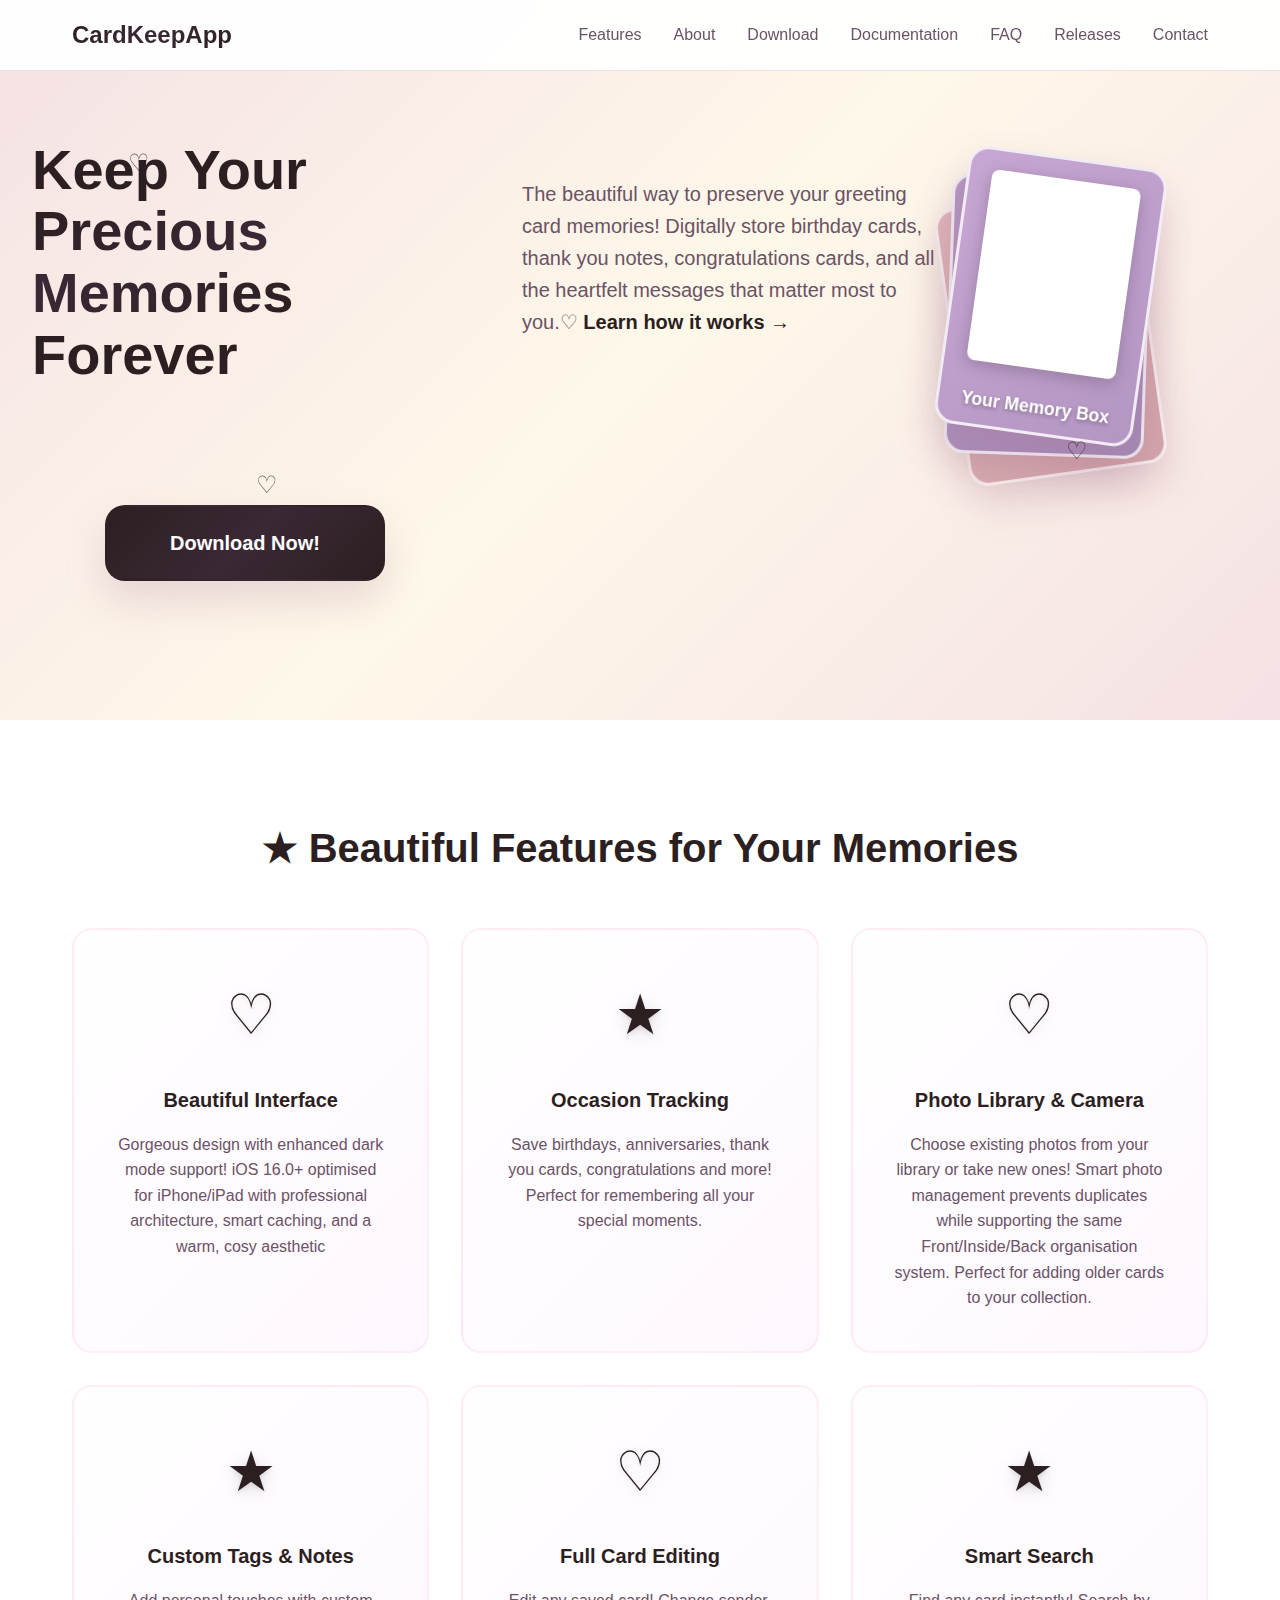
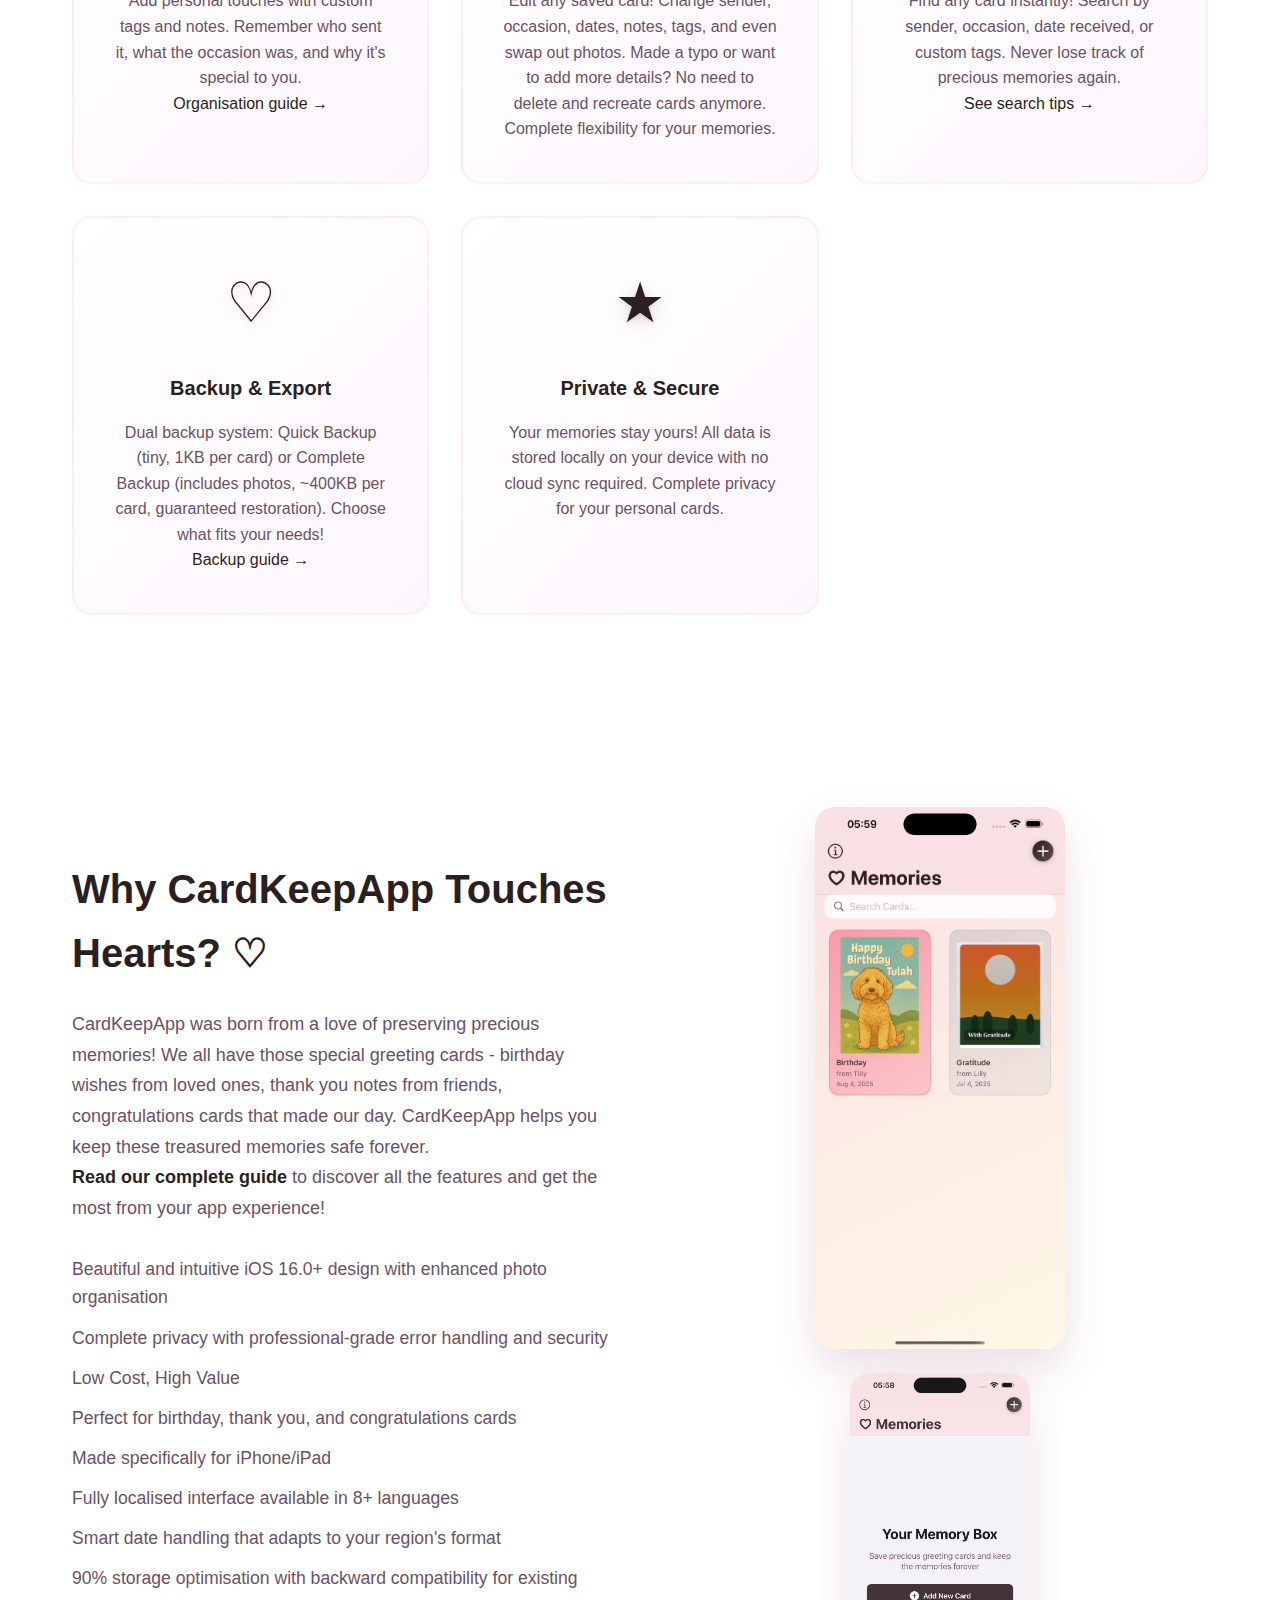
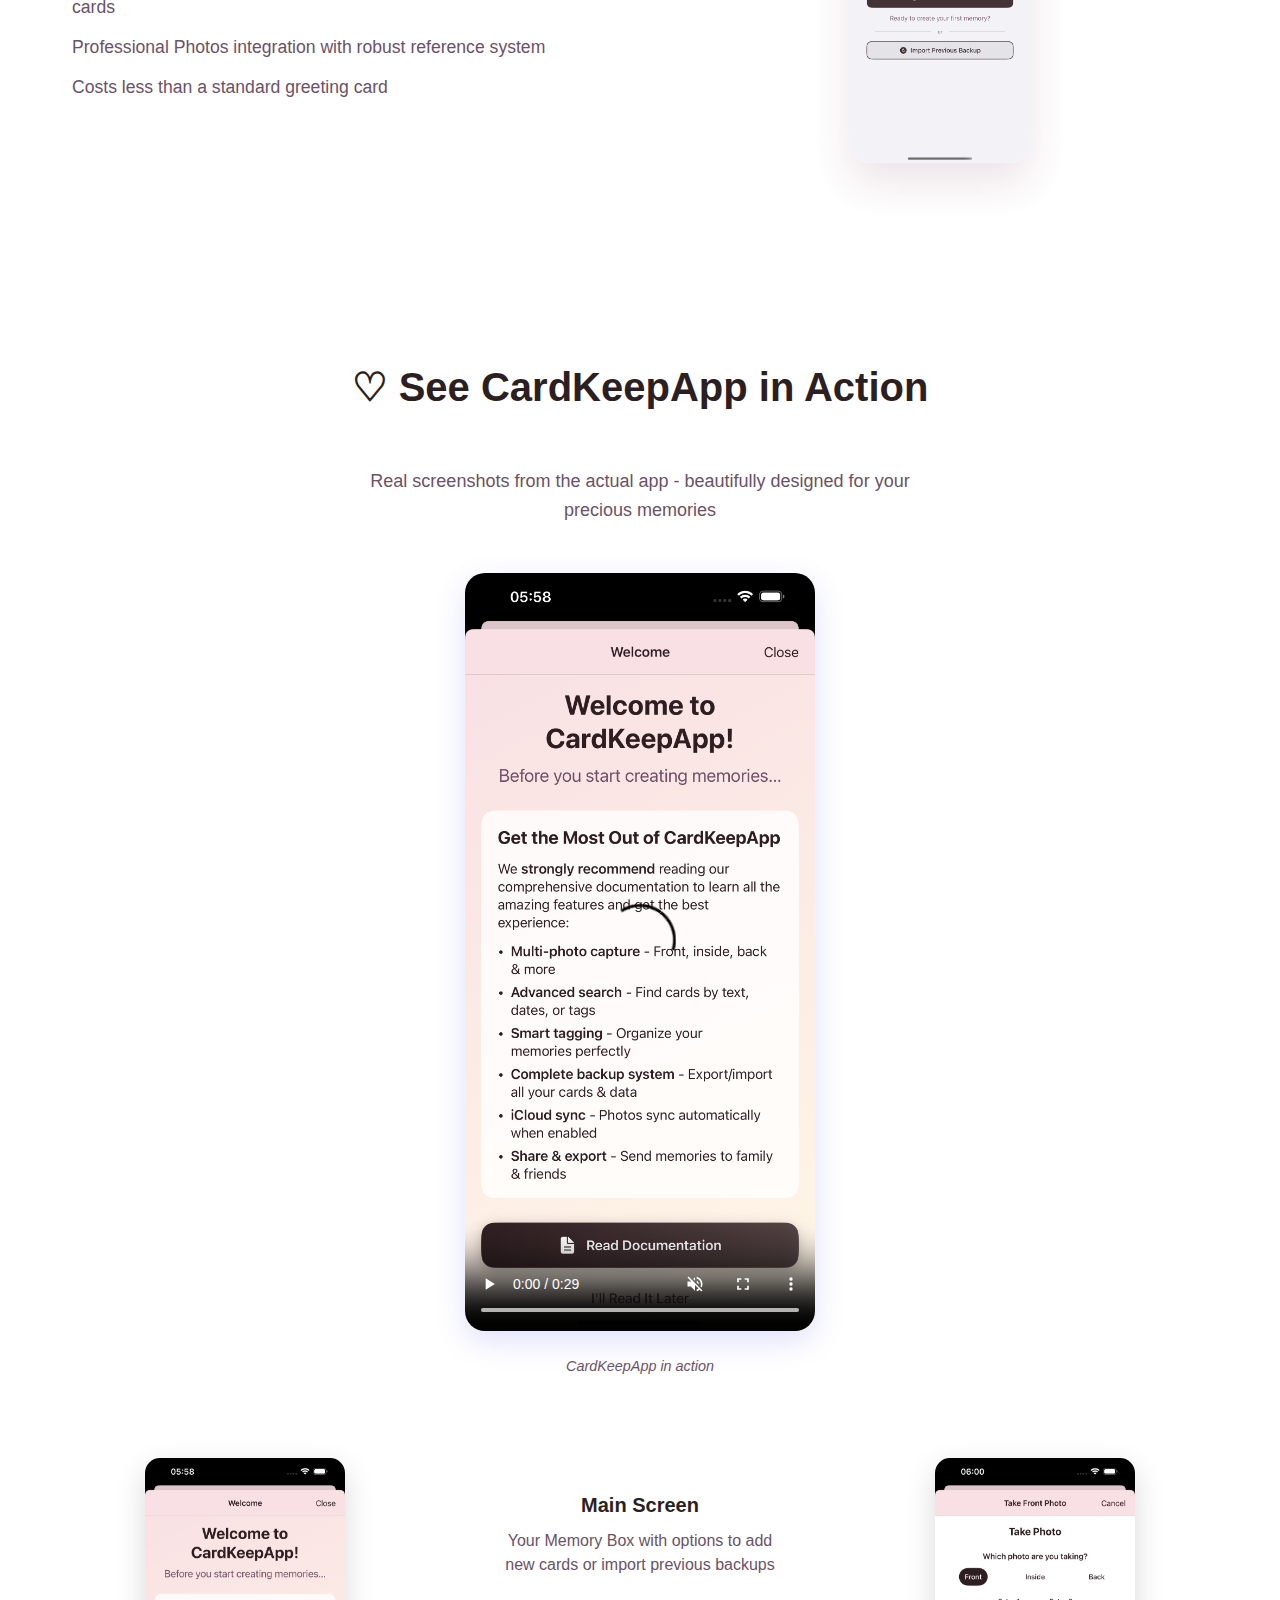
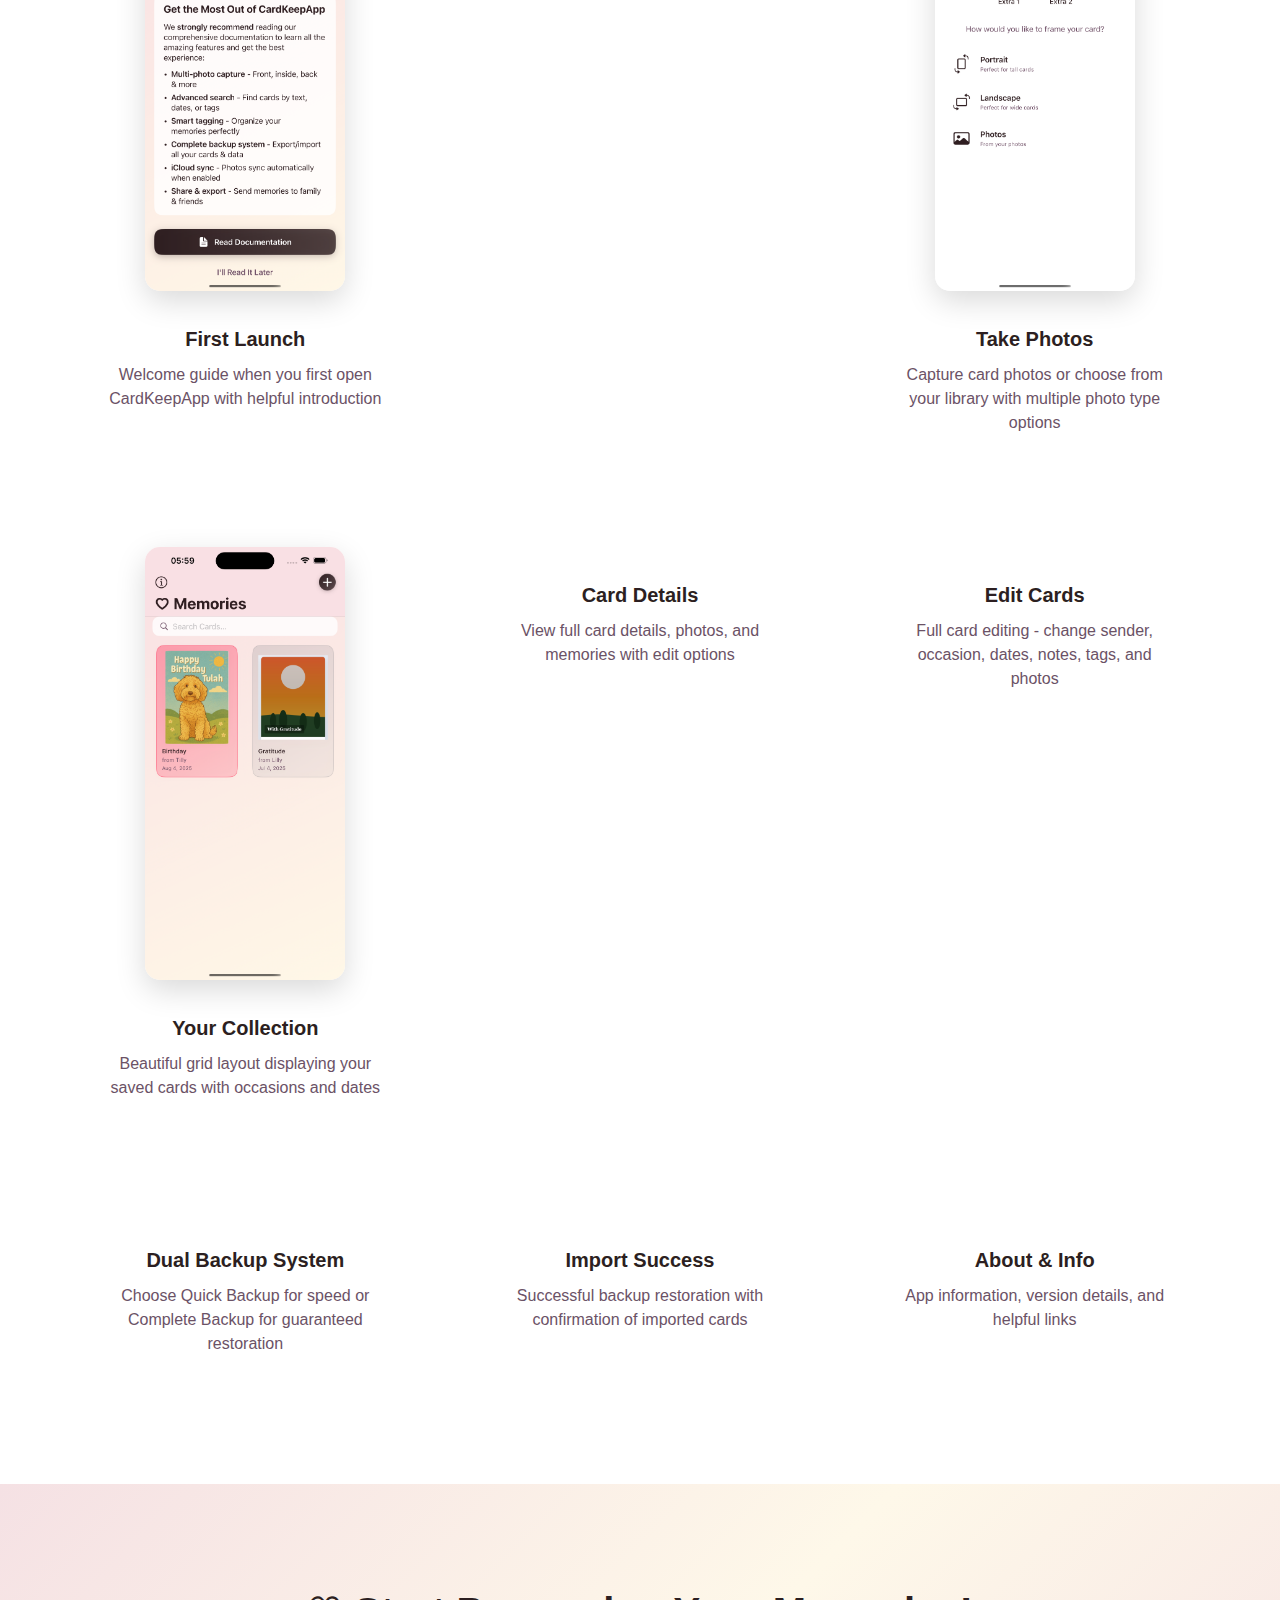
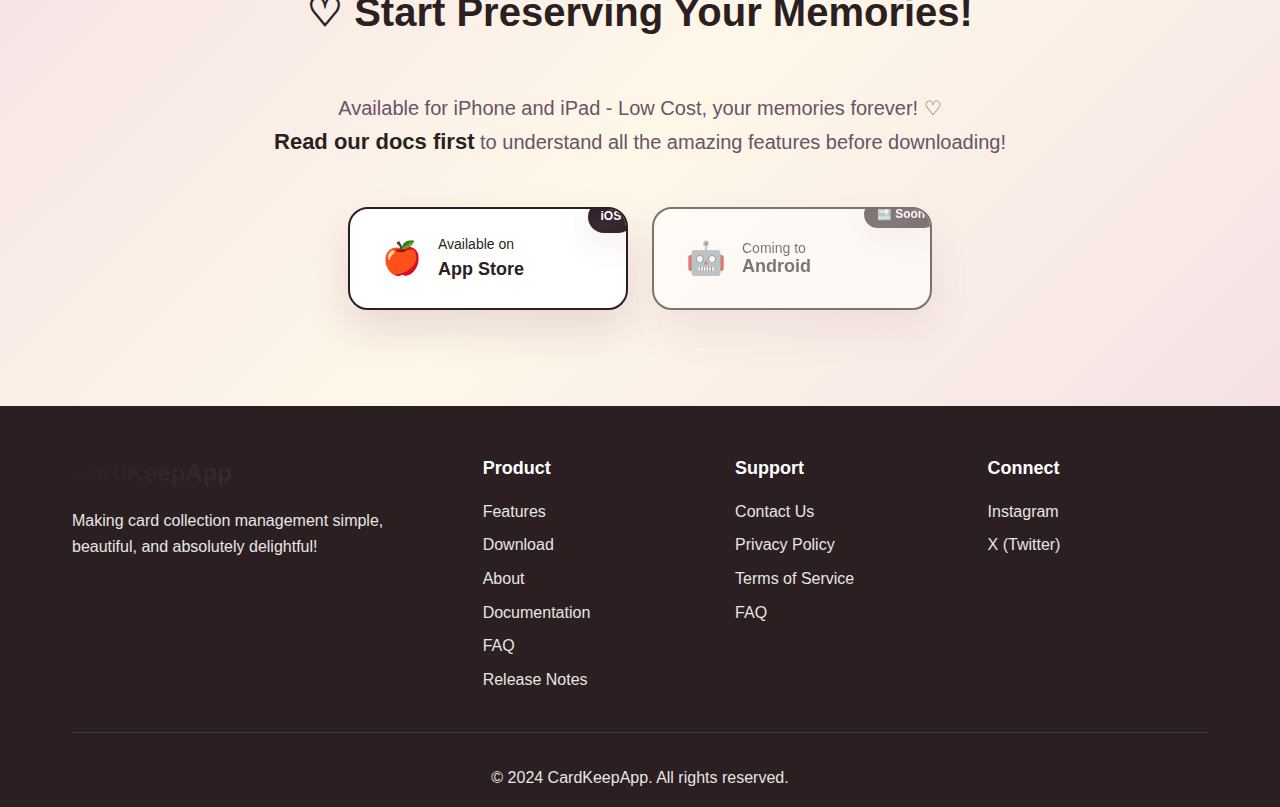
<file: index.html>
<!doctype html>
<html lang="en">
  <head>
    <meta charset="UTF-8" />
    <meta name="viewport" content="width=device-width, initial-scale=1.0" />
    <meta
      name="description"
      content="CardKeepApp v1.3.0 - Edit your cards and choose photos from your library! The beautiful way to preserve greeting card memories with full editing capabilities. iOS app for managing card collections."
    />
    <meta
      name="keywords"
      content="greeting card organiser, card editing app, photo library selection, birthday card keeper, digital card storage, card collection manager, memory keeper, editable card collection, photo import, greeting card editor"
    />
    <meta name="author" content="CardKeepApp Team" />
    <meta name="robots" content="index, follow" />
    <meta name="language" content="English" />
    <meta name="theme-color" content="#2C1F21" />
    <meta
      http-equiv="Content-Security-Policy"
      content="default-src 'self'; style-src 'self' 'unsafe-inline' https://fonts.googleapis.com; font-src 'self' https://fonts.gstatic.com; img-src 'self' data:; script-src 'self'; connect-src 'self';"
    />
    <meta http-equiv="X-Frame-Options" content="SAMEORIGIN" />
    <meta http-equiv="X-Content-Type-Options" content="nosniff" />
    <meta
      http-equiv="Referrer-Policy"
      content="strict-origin-when-cross-origin"
    />
    <meta
      http-equiv="Permissions-Policy"
      content="camera=(), microphone=(), geolocation=(), payment=()"
    />

    <!-- Open Graph / Facebook -->
    <meta property="og:type" content="website" />
    <meta property="og:url" content="https://cardkeep.app/" />
    <meta
      property="og:title"
      content="CardKeepApp - Your Digital Card Collection Manager"
    />
    <meta
      property="og:description"
      content="The beautiful way to preserve your precious greeting card memories! Digitally store birthday cards, thank you notes, congratulations cards with photos and memories."
    />
    <meta property="og:image" content="https://cardkeep.app/og-image.jpg" />
    <meta property="og:site_name" content="CardKeepApp" />

    <!-- Twitter -->
    <meta property="twitter:card" content="summary_large_image" />
    <meta property="twitter:url" content="https://cardkeep.app/" />
    <meta
      property="twitter:title"
      content="CardKeepApp - Your Digital Card Collection Manager"
    />
    <meta
      property="twitter:description"
      content="The beautiful way to preserve your precious greeting card memories! Digitally store birthday cards, thank you notes, congratulations cards."
    />
    <meta
      property="twitter:image"
      content="https://cardkeep.app/twitter-card.jpg"
    />

    <title>
      CardKeepApp - Your Digital Card Collection Manager | Card Organiser App
    </title>
    <link rel="preload" href="styles.css" as="style" />
    <link rel="stylesheet" href="styles.css" />
    <link rel="preconnect" href="https://fonts.googleapis.com" />
    <link rel="preconnect" href="https://fonts.gstatic.com" crossorigin />
    <link
      href="https://fonts.googleapis.com/css2?family=Inter:wght@300;400;500;600;700&display=swap"
      rel="stylesheet"
    />
    <link rel="icon" type="image/x-icon" href="favicon.ico" />
    <link rel="icon" type="image/png" sizes="32x32" href="favicon-32x32.png" />
    <link rel="icon" type="image/png" sizes="16x16" href="favicon-16x16.png" />
    <link rel="apple-touch-icon" sizes="180x180" href="apple-touch-icon.png" />
    <link rel="manifest" href="site.webmanifest" />
    <link rel="canonical" href="https://cardkeep.app/" />
  </head>
  <body role="document">
    <a href="#main" class="skip-link">Skip to main content</a>

    <!-- JSON-LD Structured Data -->
    <script type="application/ld+json">
      {
        "@context": "https://schema.org",
        "@type": "SoftwareApplication",
        "name": "CardKeepApp",
        "description": "The beautiful way to preserve your precious greeting card memories! Digitally store and organise birthday cards, thank you notes, congratulations cards and more with photos and memories.",
        "url": "https://cardkeep.app/",
        "downloadUrl": "https://cardkeep.app/#download",
        "operatingSystem": ["iOS", "Android", "Web"],
        "applicationCategory": "ProductivityApplication",
        "offers": {
          "@type": "Offer",
          "price": "3.99",
          "priceCurrency": "GBP"
        },
        "publisher": {
          "@type": "Organisation",
          "name": "CardKeepApp Team"
        },
        "screenshot": "https://cardkeep.app/app-screenshot.jpg",
        "featureList": [
          "Full card editing - change sender, occasion, dates, notes, tags and photos",
          "Photo library selection - choose existing photos or take new ones",
          "Smart photo management prevents duplicates while maintaining organization",
          "Enhanced multi-photo storage with Front/Inside/Back/Extra labelling",
          "Beautiful greeting card organisation",
          "Local data storage with privacy protection and comprehensive error handling",
          "Advanced search by sender, occasion, date, and tags",
          "Custom tags and notes system for each card",
          "iOS 16.0+ optimised interface for iPhone and iPad",
          "Dual backup system: Quick (lightweight) & Complete (with photos) backup types",
          "Weekly backup reminders after 7+ days or 5+ new cards",
          "Choose your backup type: Quick (~1KB) or Complete (includes photos)",
          "Professional Core Data integration with backward compatibility",
          "8+ language localization support",
          "Enhanced performance with 90% storage optimisation"
        ]
      }
    </script>
    <header class="header" role="banner">
      <nav class="nav" role="navigation" aria-label="Main navigation">
        <div class="nav-brand">
          <h1 class="logo" aria-label="CardKeepApp - Home">CardKeepApp</h1>
        </div>
        <ul class="nav-menu" id="nav-menu" role="menubar">
          <li role="none">
            <a href="#features" class="nav-link" role="menuitem">Features</a>
          </li>
          <li role="none">
            <a href="#about" class="nav-link" role="menuitem">About</a>
          </li>
          <li role="none">
            <a href="#download" class="nav-link" role="menuitem">Download</a>
          </li>
          <li role="none">
            <a href="documentation.html" class="nav-link" role="menuitem"
              >Documentation</a
            >
          </li>
          <li role="none">
            <a href="faq.html" class="nav-link" role="menuitem">FAQ</a>
          </li>
          <li role="none">
            <a href="releases.html" class="nav-link" role="menuitem"
              >Releases</a
            >
          </li>
          <li role="none">
            <a href="#contact" class="nav-link" role="menuitem">Contact</a>
          </li>
        </ul>
        <button
          class="hamburger"
          aria-label="Toggle navigation menu"
          aria-expanded="false"
          aria-controls="nav-menu"
        >
          <span aria-hidden="true"></span>
          <span aria-hidden="true"></span>
          <span aria-hidden="true"></span>
        </button>
      </nav>
    </header>

    <main role="main" id="main">
      <section class="hero" aria-labelledby="hero-title">
        <div class="hero-content">
          <h1 class="hero-title" id="hero-title">
            Keep Your <span class="highlight">Precious Memories</span> Forever
          </h1>
          <p class="hero-subtitle">
            The beautiful way to preserve your greeting card memories! Digitally
            store birthday cards, thank you notes, congratulations cards, and
            all the heartfelt messages that matter most to you.♡
            <a
              href="documentation.html"
              style="
                color: var(--gradient-start);
                text-decoration: none;
                font-weight: 600;
              "
              >Learn how it works →</a
            >
          </p>
          <div style="display: flex; justify-content: center; margin: 2rem 0">
            <a
              href="https://apps.apple.com/us/app/cardkeep/id6749583192"
              target="_blank"
              rel="noopener noreferrer"
              class="btn btn-primary btn-large"
              aria-describedby="download-desc"
              >Download Now!</a
            >
          </div>
          <div id="download-desc" class="sr-only">
            Navigate to download section
          </div>
        </div>
        <div
          class="hero-visual"
          role="img"
          aria-label="Stack of greeting cards showing birthday, wedding, and thank you cards"
        >
          <div class="card-stack">
            <div class="card card-1">
              <div class="card-content">
                <img
                  src="Screenshots/card_collection_screen.png?v=1.3.0"
                  alt="CardKeepApp v1.3.0 card collection view displaying saved birthday and greeting cards in an elegant grid layout"
                  class="card-image-real"
                  loading="lazy"
                />
                <div class="card-name">Your Cards</div>
              </div>
            </div>
            <div class="card card-2">
              <div class="card-content">
                <img
                  src="Screenshots/photo_selection_screen.png?v=1.3.0"
                  alt="CardKeepApp v1.3.0 photo selection screen with camera and photo library options for choosing card photos"
                  class="card-image-real"
                  loading="lazy"
                />
                <div class="card-name">Choose Photos</div>
              </div>
            </div>
            <div class="card card-3">
              <div class="card-content">
                <img
                  src="Screenshots/initial_screen.png?v=1.3.0"
                  alt="CardKeepApp v1.3.0 Your Memory Box welcome screen with Add New Card and Import Previous Backup options"
                  class="card-image-real app-preview"
                  loading="lazy"
                />
                <div class="card-name">Your Memory Box</div>
              </div>
            </div>
          </div>
          <div class="floating-hearts">
            <span class="heart heart-1">♡</span>
            <span class="heart heart-2">♡</span>
            <span class="heart heart-3">♡</span>
          </div>
        </div>
      </section>

      <section id="features" class="features" aria-labelledby="features-title">
        <div class="container">
          <h2 class="section-title" id="features-title">
            ★ Beautiful Features for Your Memories
          </h2>
          <div class="features-grid">
            <div class="feature-card">
              <div class="feature-icon">♡</div>
              <h3>Beautiful Interface</h3>
              <p>
                Gorgeous design with enhanced dark mode support! iOS 16.0+
                optimised for iPhone/iPad with professional architecture, smart
                caching, and a warm, cosy aesthetic
              </p>
            </div>
            <div class="feature-card">
              <div class="feature-icon">★</div>
              <h3>Occasion Tracking</h3>
              <p>
                Save birthdays, anniversaries, thank you cards, congratulations
                and more! Perfect for remembering all your special moments.
              </p>
            </div>
            <div class="feature-card">
              <div class="feature-icon">♡</div>
              <h3>Photo Library & Camera</h3>
              <p>
                Choose existing photos from your library or take new ones! Smart
                photo management prevents duplicates while supporting the same
                Front/Inside/Back organisation system. Perfect for adding older
                cards to your collection.
              </p>
            </div>
            <div class="feature-card">
              <div class="feature-icon">★</div>
              <h3>Custom Tags & Notes</h3>
              <p>
                Add personal touches with custom tags and notes. Remember who
                sent it, what the occasion was, and why it's special to you.
                <br />
                <a
                  href="documentation.html#tags-organisation"
                  style="
                    color: var(--gradient-start);
                    font-size: 1em;
                    text-decoration: none;
                  "
                  >Organisation guide →</a
                >
              </p>
            </div>
            <div class="feature-card">
              <div class="feature-icon">♡</div>
              <h3>Full Card Editing</h3>
              <p>
                Edit any saved card! Change sender, occasion, dates, notes,
                tags, and even swap out photos. Made a typo or want to add more
                details? No need to delete and recreate cards anymore. Complete
                flexibility for your memories.
              </p>
            </div>
            <div class="feature-card">
              <div class="feature-icon">★</div>
              <h3>Smart Search</h3>
              <p>
                Find any card instantly! Search by sender, occasion, date
                received, or custom tags. Never lose track of precious memories
                again.
                <br />
                <a
                  href="documentation.html#search-features"
                  style="
                    color: var(--gradient-start);
                    font-size: 1em;
                    text-decoration: none;
                  "
                  >See search tips →</a
                >
              </p>
            </div>
            <div class="feature-card">
              <div class="feature-icon">♡</div>
              <h3>Backup & Export</h3>
              <p>
                Dual backup system: Quick Backup (tiny, 1KB per card) or
                Complete Backup (includes photos, ~400KB per card, guaranteed
                restoration). Choose what fits your needs!
                <br />
                <a
                  href="documentation.html#backup-export"
                  style="
                    color: var(--gradient-start);
                    font-size: 1em;
                    text-decoration: none;
                  "
                  >Backup guide →</a
                >
              </p>
            </div>
            <div class="feature-card">
              <div class="feature-icon">★</div>
              <h3>Private & Secure</h3>
              <p>
                Your memories stay yours! All data is stored locally on your
                device with no cloud sync required. Complete privacy for your
                personal cards.
              </p>
            </div>
          </div>
        </div>
      </section>

      <section id="about" class="about" aria-labelledby="about-title">
        <div class="container">
          <div class="about-content">
            <div class="about-text">
              <h2 id="about-title">Why CardKeepApp Touches Hearts? ♡</h2>
              <p>
                CardKeepApp was born from a love of preserving precious
                memories! We all have those special greeting cards - birthday
                wishes from loved ones, thank you notes from friends,
                congratulations cards that made our day. CardKeepApp helps you
                keep these treasured memories safe forever.
                <br />
                <a
                  href="documentation.html"
                  style="
                    color: var(--gradient-start);
                    text-decoration: none;
                    font-weight: 600;
                  "
                  >Read our complete guide</a
                >
                to discover all the features and get the most from your app
                experience!
              </p>
              <ul class="about-features">
                <li>
                  Beautiful and intuitive iOS 16.0+ design with enhanced photo
                  organisation
                </li>
                <li>
                  Complete privacy with professional-grade error handling and
                  security
                </li>
                <li>Low Cost, High Value</li>
                <li>
                  Perfect for birthday, thank you, and congratulations cards
                </li>
                <li>Made specifically for iPhone/iPad</li>
                <li>Fully localised interface available in 8+ languages</li>
                <li>Smart date handling that adapts to your region's format</li>
                <li>
                  90% storage optimisation with backward compatibility for
                  existing cards
                </li>
                <li>
                  Professional Photos integration with robust reference system
                </li>
                <li>Costs less than a standard greeting card</li>
              </ul>
            </div>
            <div class="about-visual">
              <div class="screenshot-showcase">
                <img
                  src="Screenshots/card_collection_screen.png?v=1.3.0"
                  alt="CardKeepApp v1.3.0 collection view displaying saved birthday and thinking of you cards in a beautiful grid layout"
                  class="app-screenshot main-screenshot"
                  loading="lazy"
                />
                <img
                  src="Screenshots/add_new_screen.png?v=1.3.0"
                  alt="CardKeepApp v1.3.0 add new card form with photo capture, sender details, and editing capabilities"
                  class="app-screenshot secondary-screenshot"
                  loading="lazy"
                />
              </div>
            </div>
          </div>
        </div>
      </section>

      <section class="app-preview" aria-labelledby="preview-title">
        <div class="container">
          <h2 class="section-title" id="preview-title">
            ♡ See CardKeepApp in Action
          </h2>
          <p class="preview-subtitle">
            Real screenshots from the actual app - beautifully designed for your
            precious memories
          </p>

          <div
            class="app-video-container"
            style="text-align: center; margin: 2rem 0"
          >
            <video
              controls
              autoplay
              muted
              loop
              playsinline
              style="
                max-width: 350px;
                width: 100%;
                border-radius: 20px;
                box-shadow: 0 10px 30px rgba(99, 102, 241, 0.2);
              "
              poster="Screenshots/initial_screen.png?v=1.3.0"
            >
              <source
                src="Screenshots/app_preview_iphone.mp4"
                type="video/mp4"
              />
              Your browser does not support the video tag.
            </video>
            <p
              style="
                font-style: italic;
                color: var(--text-secondary);
                margin-top: 1rem;
                font-size: 0.9rem;
              "
            >
              CardKeepApp in action
            </p>
          </div>

          <div class="screenshot-gallery">
            <div class="screenshot-item">
              <img
                src="Screenshots/initial_screen.png?v=1.3.0"
                alt="CardKeepApp v1.3.0 first launch screen showing app introduction and getting started guide"
                class="gallery-screenshot"
                loading="lazy"
              />
              <div class="screenshot-caption">
                <h4>First Launch</h4>
                <p>
                  Welcome guide when you first open CardKeepApp with helpful
                  introduction
                </p>
              </div>
            </div>
            <div class="screenshot-item">
              <img
                src="Screenshots/first_open_page.png?v=1.3.0"
                alt="CardKeepApp v1.3.0 main screen with Add New Card and Import Backup options"
                class="gallery-screenshot"
                loading="lazy"
              />
              <div class="screenshot-caption">
                <h4>Main Screen</h4>
                <p>
                  Your Memory Box with options to add new cards or import
                  previous backups
                </p>
              </div>
            </div>
            <div class="screenshot-item">
              <img
                src="Screenshots/photo_selection_screen.png?v=1.3.0"
                alt="CardKeepApp v1.3.0 photo capture interface with camera and photo library options"
                class="gallery-screenshot"
                loading="lazy"
              />
              <div class="screenshot-caption">
                <h4>Take Photos</h4>
                <p>
                  Capture card photos or choose from your library with multiple
                  photo type options
                </p>
              </div>
            </div>
            <div class="screenshot-item">
              <img
                src="Screenshots/card_collection_screen.png?v=1.3.0"
                alt="CardKeepApp v1.3.0 card collection grid view showing saved greeting cards"
                class="gallery-screenshot"
                loading="lazy"
              />
              <div class="screenshot-caption">
                <h4>Your Collection</h4>
                <p>
                  Beautiful grid layout displaying your saved cards with
                  occasions and dates
                </p>
              </div>
            </div>
            <div class="screenshot-item">
              <img
                src="Screenshots/card_detail_screen.png?v=1.3.0"
                alt="CardKeepApp v1.3.0 card detail view showing full card information and photos"
                class="gallery-screenshot"
                loading="lazy"
              />
              <div class="screenshot-caption">
                <h4>Card Details</h4>
                <p>
                  View full card details, photos, and memories with edit options
                </p>
              </div>
            </div>
            <div class="screenshot-item">
              <img
                src="Screenshots/edit_vcard_page.png?v=1.3.0"
                alt="CardKeepApp v1.3.0 card editing interface for modifying card details"
                class="gallery-screenshot"
                loading="lazy"
              />
              <div class="screenshot-caption">
                <h4>Edit Cards</h4>
                <p>
                  Full card editing - change sender, occasion, dates, notes,
                  tags, and photos
                </p>
              </div>
            </div>
            <div class="screenshot-item">
              <img
                src="Screenshots/backup_screen.png?v=1.3.0"
                alt="CardKeepApp v1.3.0 dual backup system showing Quick and Complete backup options"
                class="gallery-screenshot"
                loading="lazy"
              />
              <div class="screenshot-caption">
                <h4>Dual Backup System</h4>
                <p>
                  Choose Quick Backup for speed or Complete Backup for
                  guaranteed restoration
                </p>
              </div>
            </div>
            <div class="screenshot-item">
              <img
                src="Screenshots/successfull_import_page.png?v=1.3.0"
                alt="CardKeepApp v1.3.0 successful backup import confirmation screen"
                class="gallery-screenshot"
                loading="lazy"
              />
              <div class="screenshot-caption">
                <h4>Import Success</h4>
                <p>
                  Successful backup restoration with confirmation of imported
                  cards
                </p>
              </div>
            </div>
            <div class="screenshot-item">
              <img
                src="Screenshots/about_screen.png?v=1.3.0"
                alt="CardKeepApp v1.3.0 about page showing app information and version details"
                class="gallery-screenshot"
                loading="lazy"
              />
              <div class="screenshot-caption">
                <h4>About & Info</h4>
                <p>App information, version details, and helpful links</p>
              </div>
            </div>
          </div>
        </div>
      </section>

      <section id="download" class="download" aria-labelledby="download-title">
        <div class="container">
          <h2 class="section-title" id="download-title">
            ♡ Start Preserving Your Memories!
          </h2>
          <p class="download-subtitle">
            Available for iPhone and iPad - Low Cost, your memories forever!
            ♡<br />
            <a
              href="documentation.html"
              style="
                color: var(--gradient-start);
                text-decoration: none;
                font-weight: 600;
                font-size: 1.1em;
              "
              >Read our docs first</a
            >
            to understand all the amazing features before downloading!
          </p>
          <div class="download-buttons">
            <a
              href="https://apps.apple.com/us/app/cardkeep/id6749583192"
              target="_blank"
              rel="noopener noreferrer"
              class="download-btn ios"
              aria-label="Download CardKeepApp for iOS on App Store"
            >
              <span class="download-icon" aria-hidden="true">🍎</span>
              <div class="download-text">
                <span class="download-label">Available on</span>
                <span class="download-platform">App Store</span>
              </div>
              <div class="download-badge" aria-hidden="true">iOS</div>
            </a>
            <button
              class="download-btn android"
              style="opacity: 0.6; cursor: not-allowed"
              aria-label="Coming to Android - Not yet available"
              disabled
            >
              <span class="download-icon" aria-hidden="true">🤖</span>
              <div class="download-text">
                <span class="download-label">Coming to</span>
                <span class="download-platform">Android</span>
              </div>
              <div class="download-badge" aria-hidden="true">🔜 Soon</div>
            </button>
          </div>
        </div>
      </section>
    </main>

    <footer id="contact" class="footer" role="contentinfo">
      <div class="container">
        <div class="footer-content">
          <div class="footer-brand">
            <h3>CardKeepApp</h3>
            <p>
              Making card collection management simple, beautiful, and
              absolutely delightful!
            </p>
          </div>
          <div class="footer-links">
            <div class="footer-column">
              <h4>Product</h4>
              <ul>
                <li><a href="#features">Features</a></li>
                <li><a href="#download">Download</a></li>
                <li><a href="#about">About</a></li>
                <li><a href="documentation.html">Documentation</a></li>
                <li><a href="faq.html">FAQ</a></li>
                <li><a href="releases.html">Release Notes</a></li>
              </ul>
            </div>
            <div class="footer-column">
              <h4>Support</h4>
              <ul>
                <li><a href="mailto:memories@cardkeep.app">Contact Us</a></li>
                <li><a href="privacy.html">Privacy Policy</a></li>
                <li><a href="terms.html">Terms of Service</a></li>
                <li><a href="faq.html">FAQ</a></li>
              </ul>
            </div>
            <div class="footer-column">
              <h4>Connect</h4>
              <ul>
                <li>
                  <a
                    href="https://www.instagram.com/cardkeepapp/"
                    target="_blank"
                    rel="noopener noreferrer"
                    >Instagram</a
                  >
                </li>
                <li>
                  <a
                    href="https://x.com/CardKeepAppApp"
                    target="_blank"
                    rel="noopener noreferrer"
                    >X (Twitter)</a
                  >
                </li>
              </ul>
            </div>
          </div>
        </div>
        <div class="footer-bottom">
          <p>&copy; 2024 CardKeepApp. All rights reserved.</p>
        </div>
      </div>
    </footer>

    <!-- First Visit Welcome Popup -->
    <div
      id="welcomePopup"
      class="welcome-popup"
      style="display: none"
      role="dialog"
      aria-labelledby="welcome-title"
      aria-modal="true"
    >
      <div class="welcome-popup-content">
        <div class="welcome-header">
          <span class="welcome-emoji"></span>
          <h3 id="welcome-title">Welcome to CardKeepApp!</h3>
          <button
            class="welcome-close"
            onclick="closeWelcomePopup.welcome-popup()"
            aria-label="Close welcome popup"
          ></button>
        </div>
        <div class="welcome-content">
          <p>Hey there, lovely! 👋</p>
          <p>
            Welcome to CardKeepApp v1.3.0! We've just launched our revolutionary
            <strong>dual backup system</strong> that finally solves cross-device
            photo restoration.
          </p>
          <p>for guaranteed photo restoration when moving to new devices!</p>
          <div class="welcome-actions">
            <a href="documentation.html#backup-export" class="welcome-docs-btn">
              Learn About Dual Backup System
            </a>
            <a href="faq.html" class="welcome-docs-btn">
              ❓ Got Questions? Check Our FAQ
            </a>
            <a href="releases.html" class="welcome-docs-btn">
              Explore v1.3.0 Features
            </a>
          </div>
          <p class="welcome-note">
            <em
              >This popup should only show once - we promise we won't bug you
              again!</em
            >
          </p>
        </div>
      </div>
    </div>

    <script src="script.js"></script>
  </body>
</html>
</file>
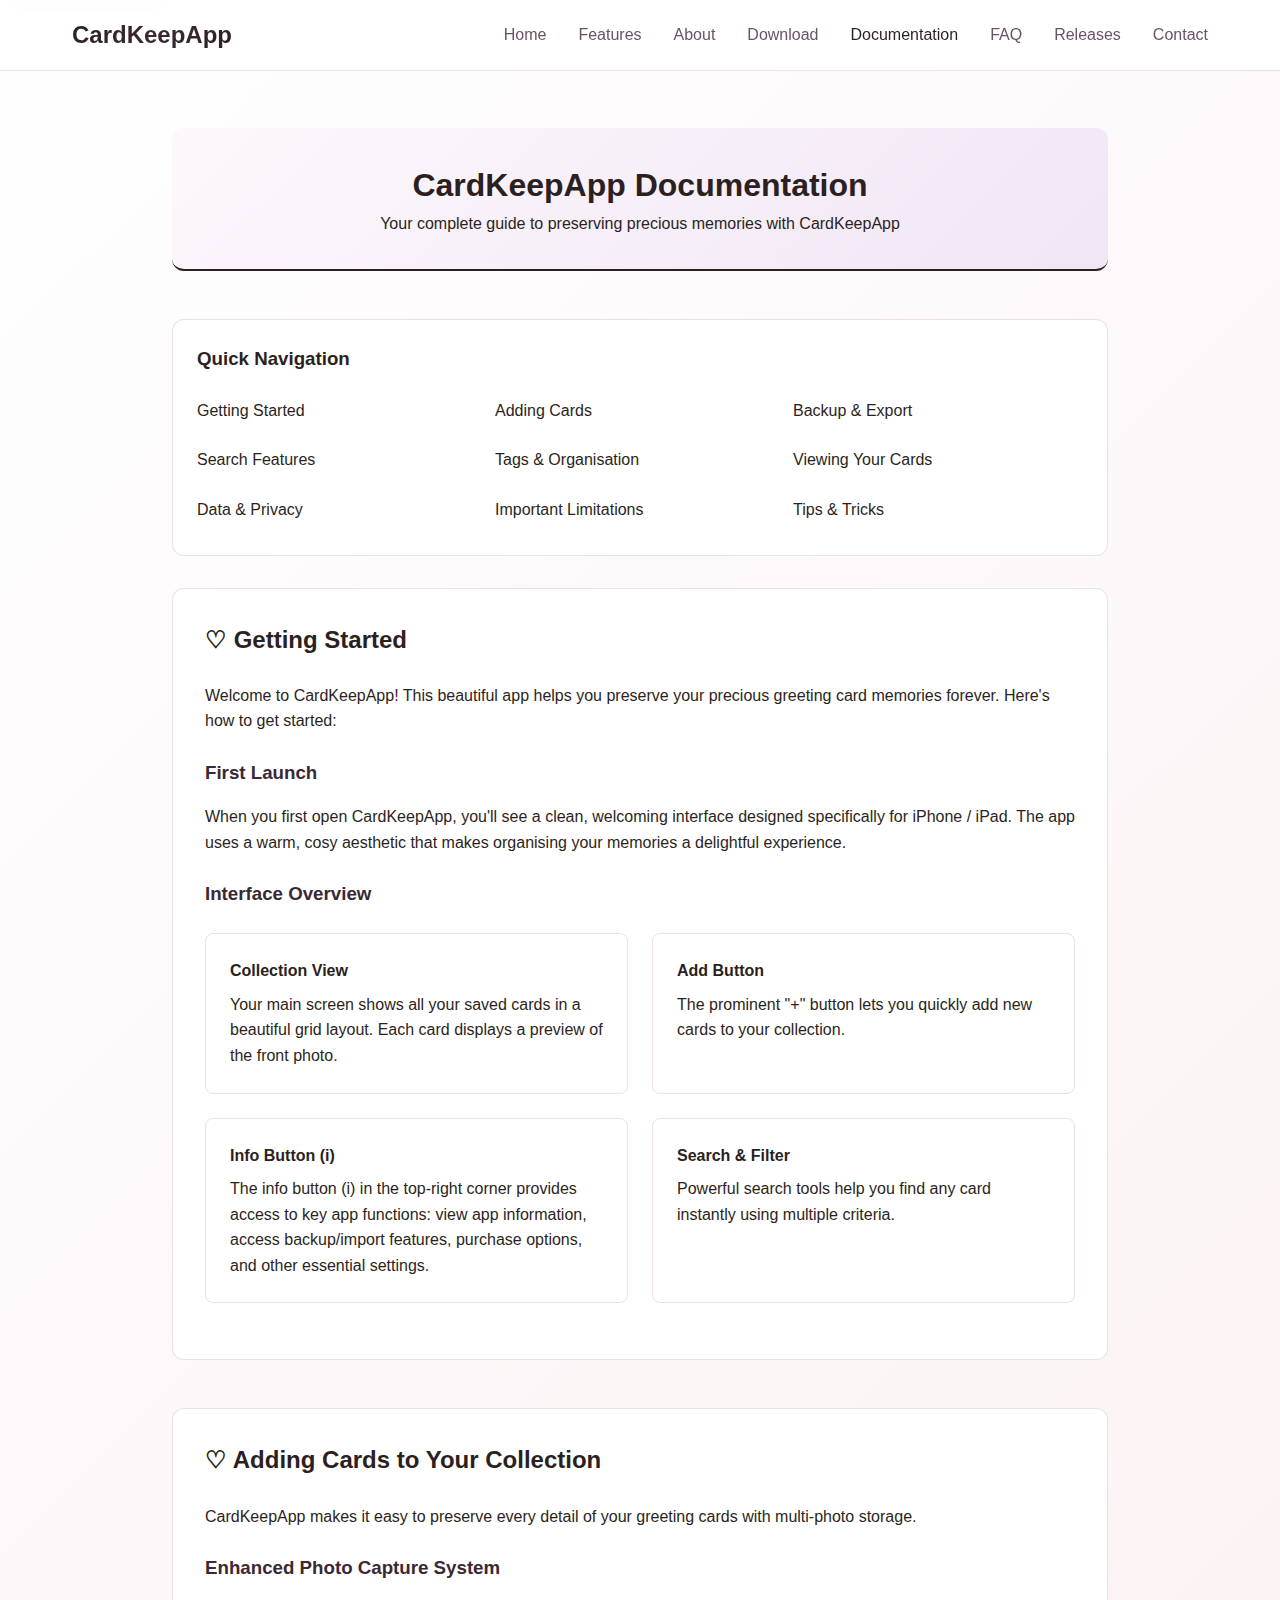
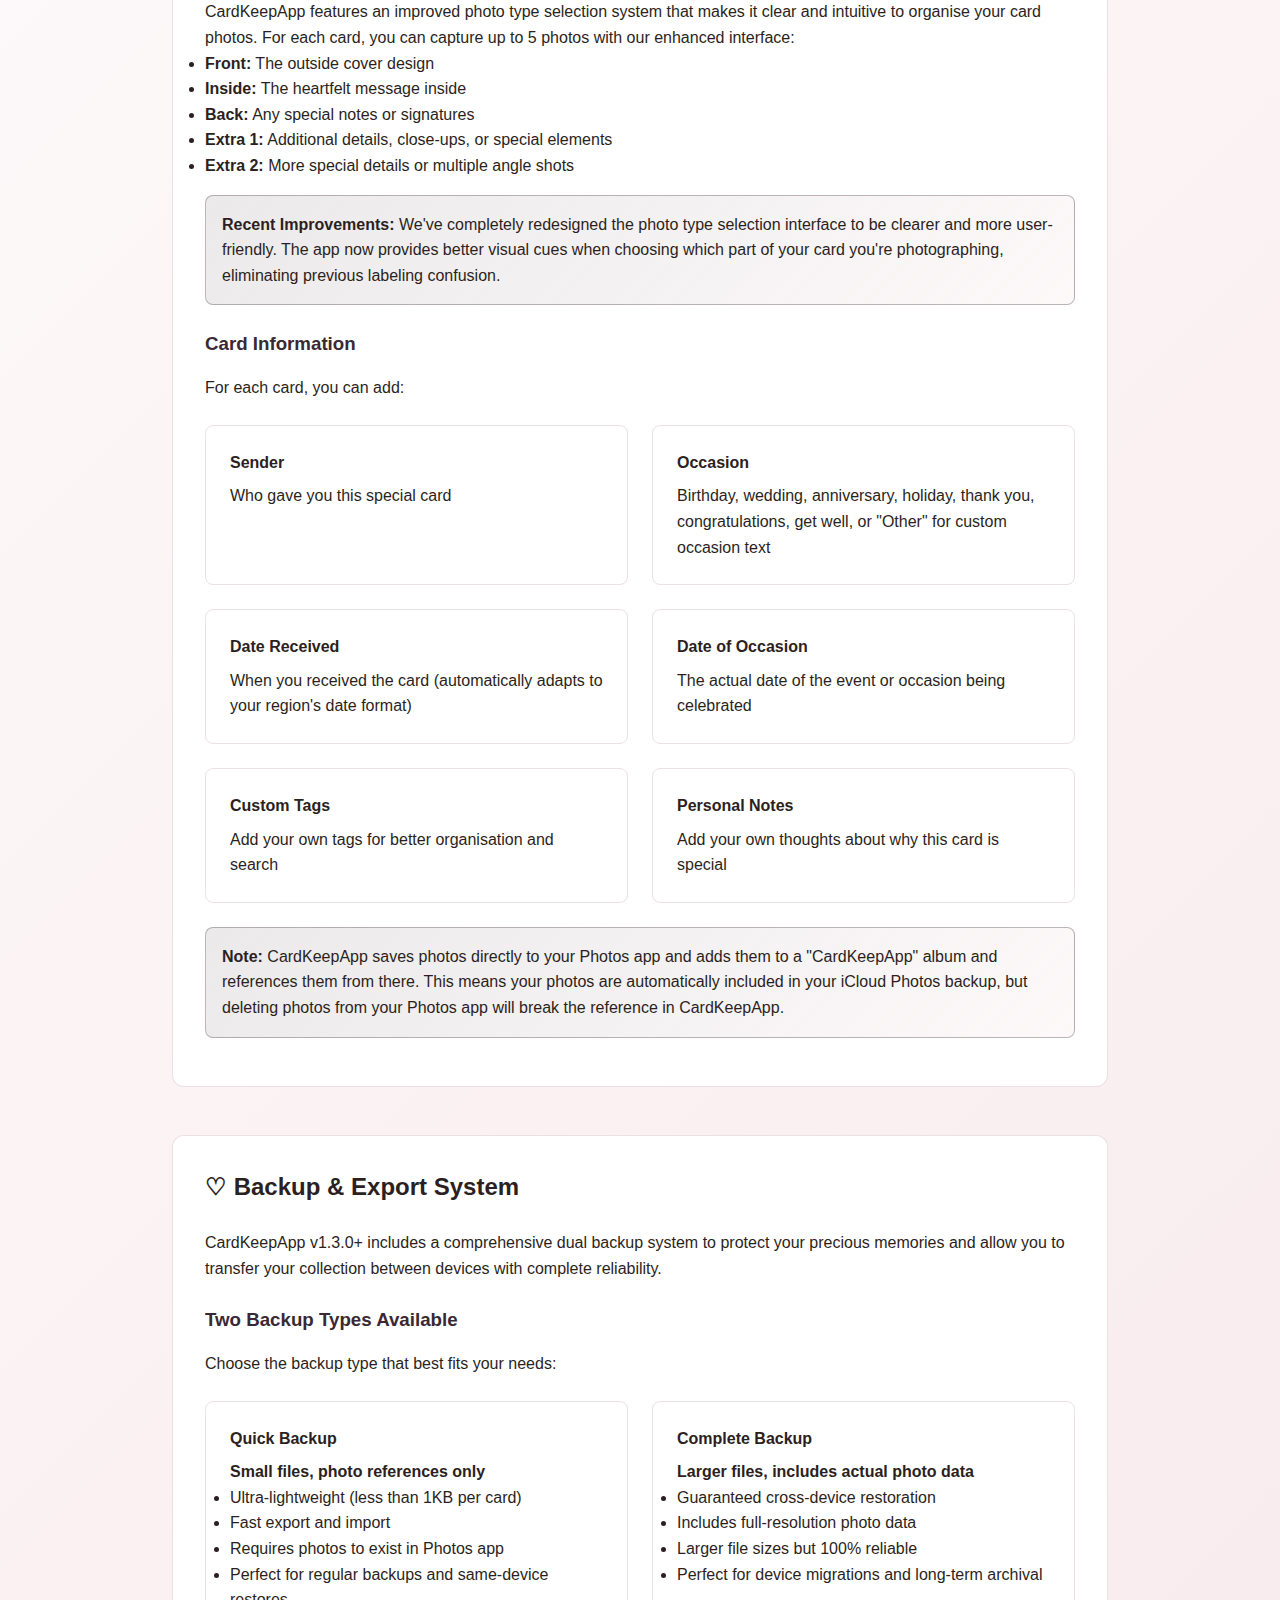
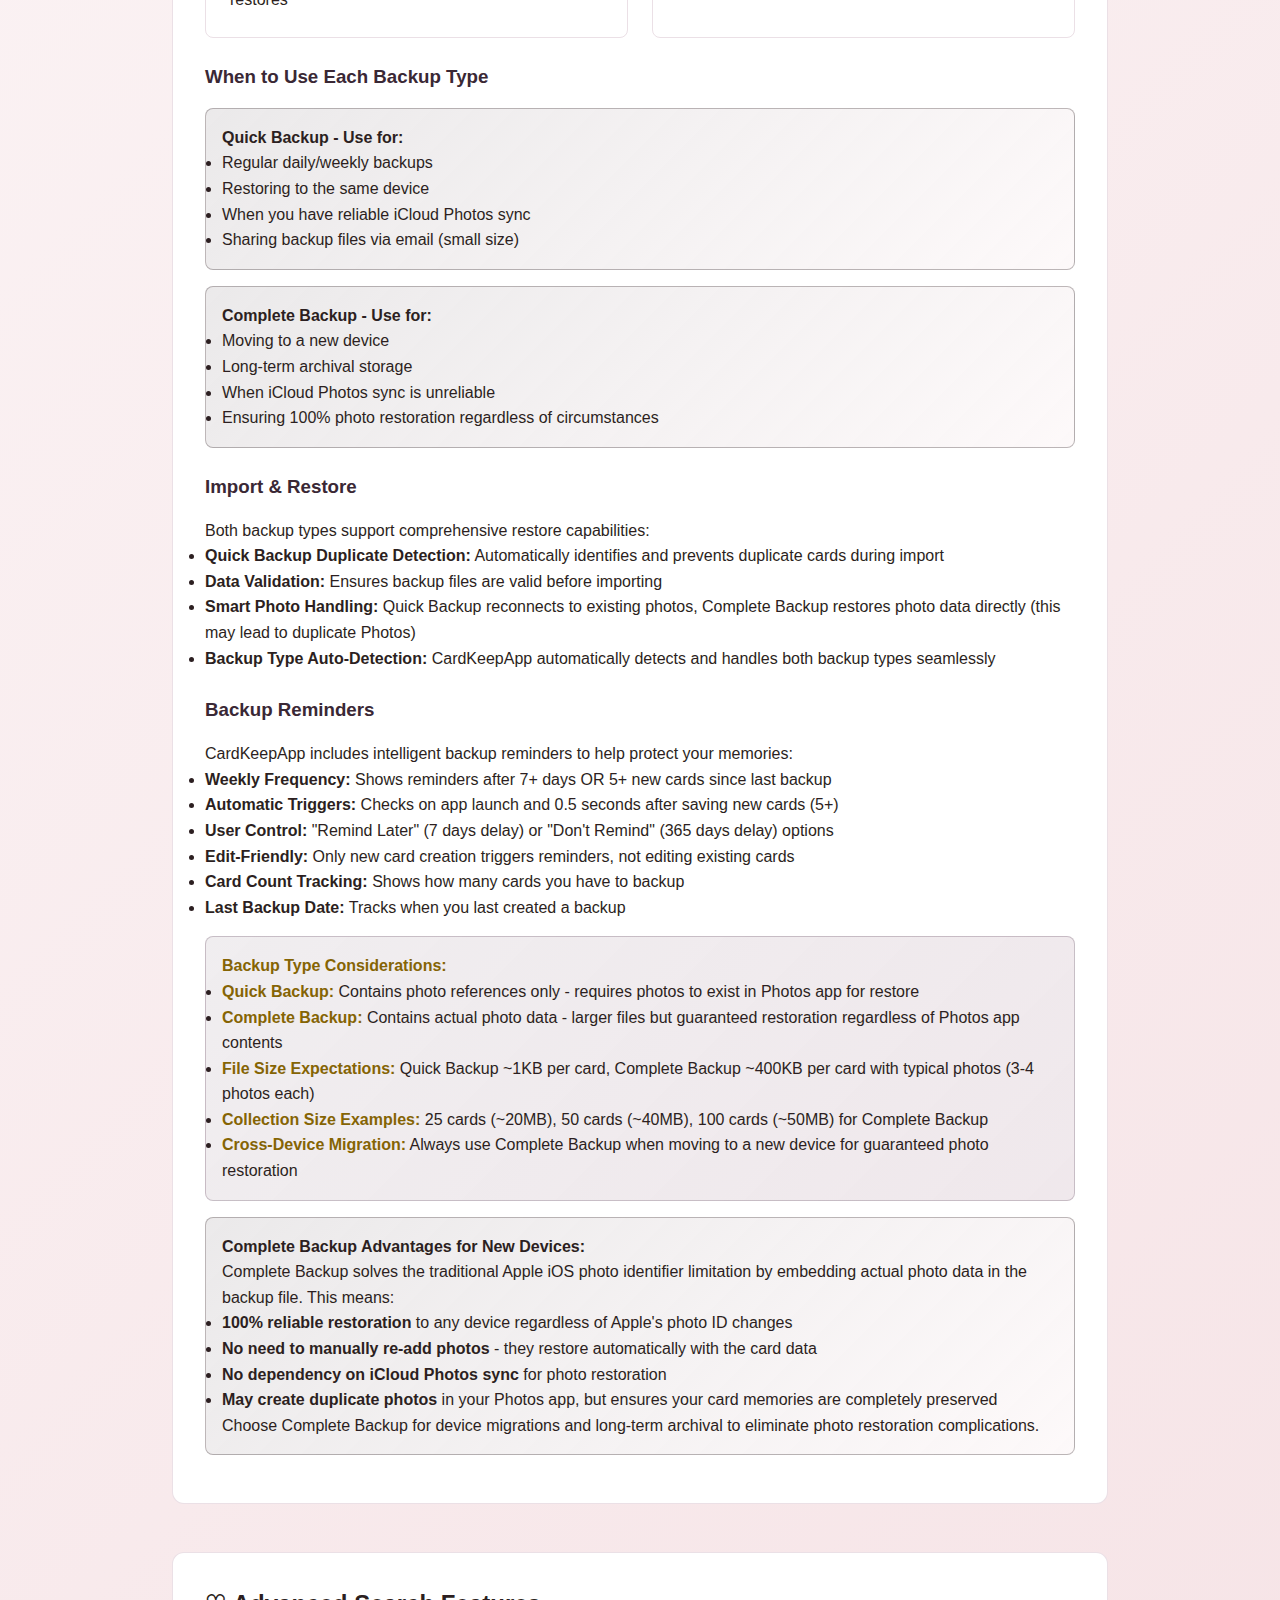
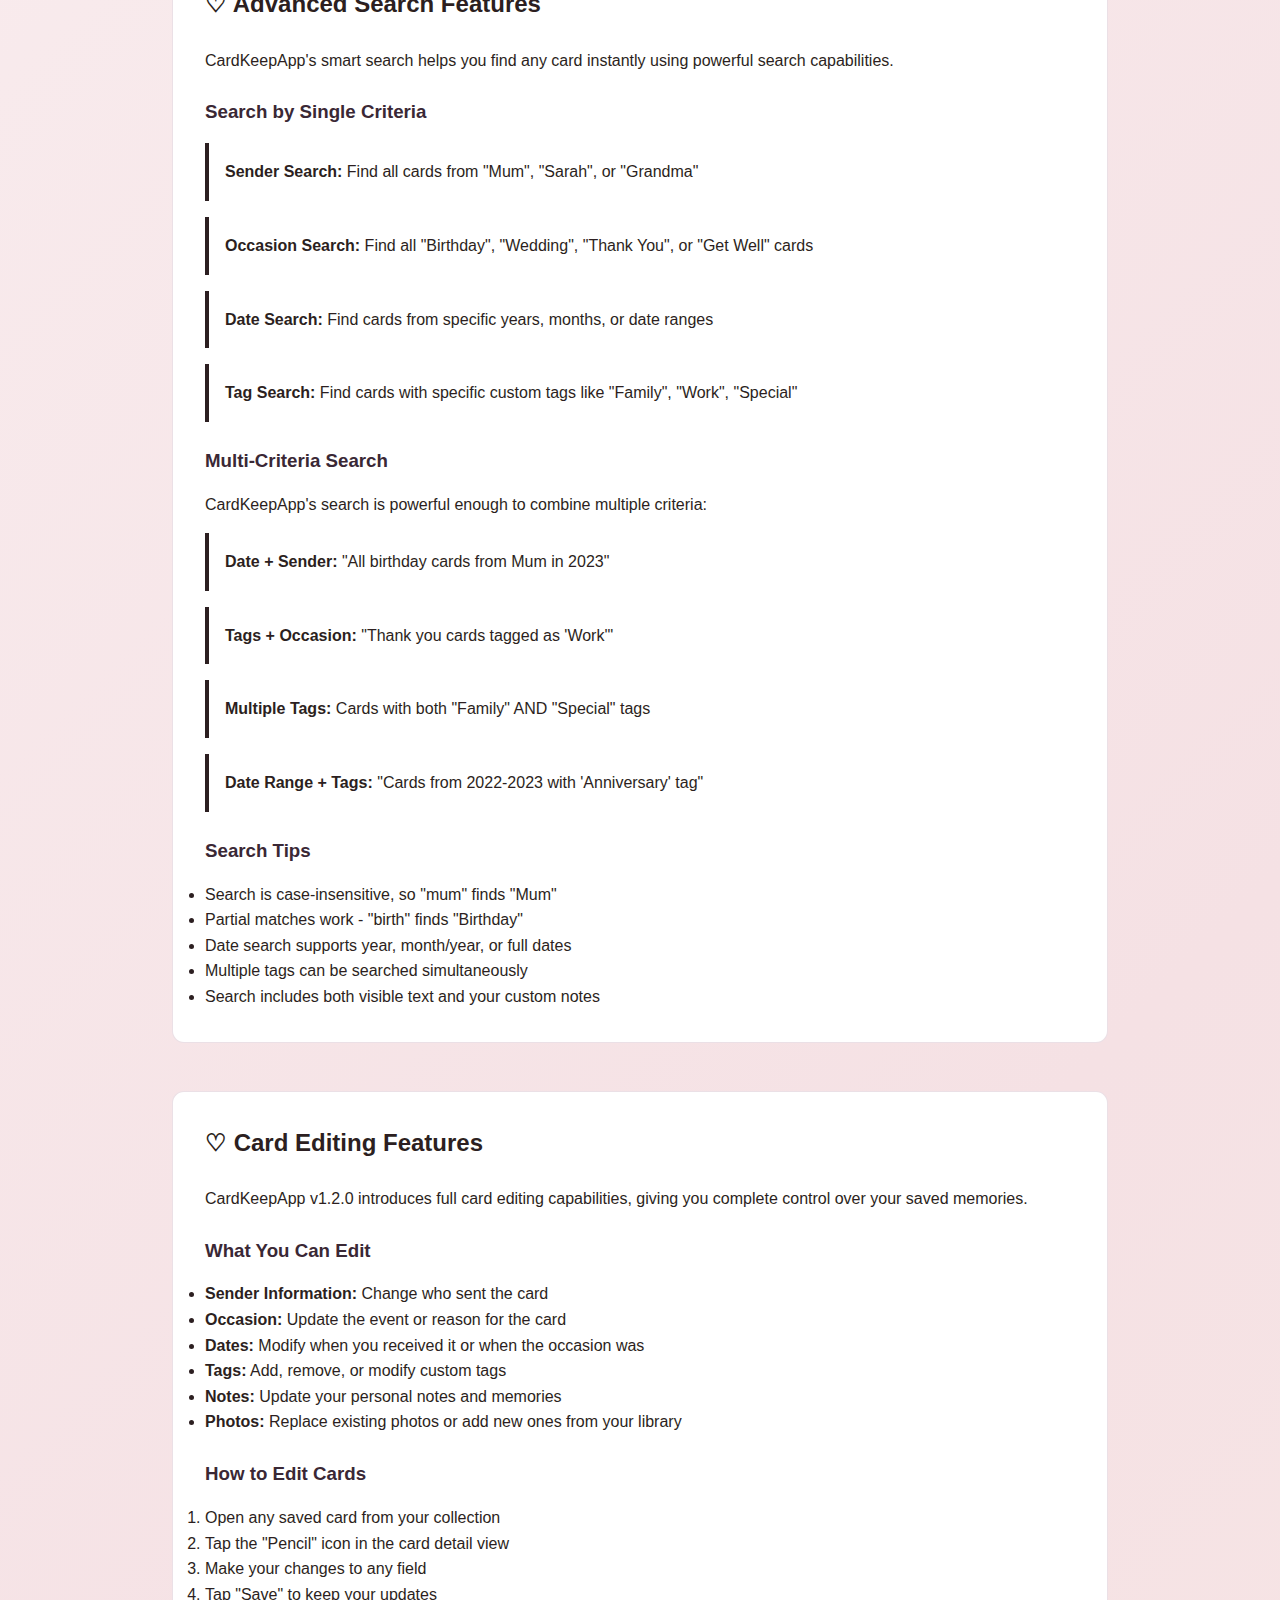
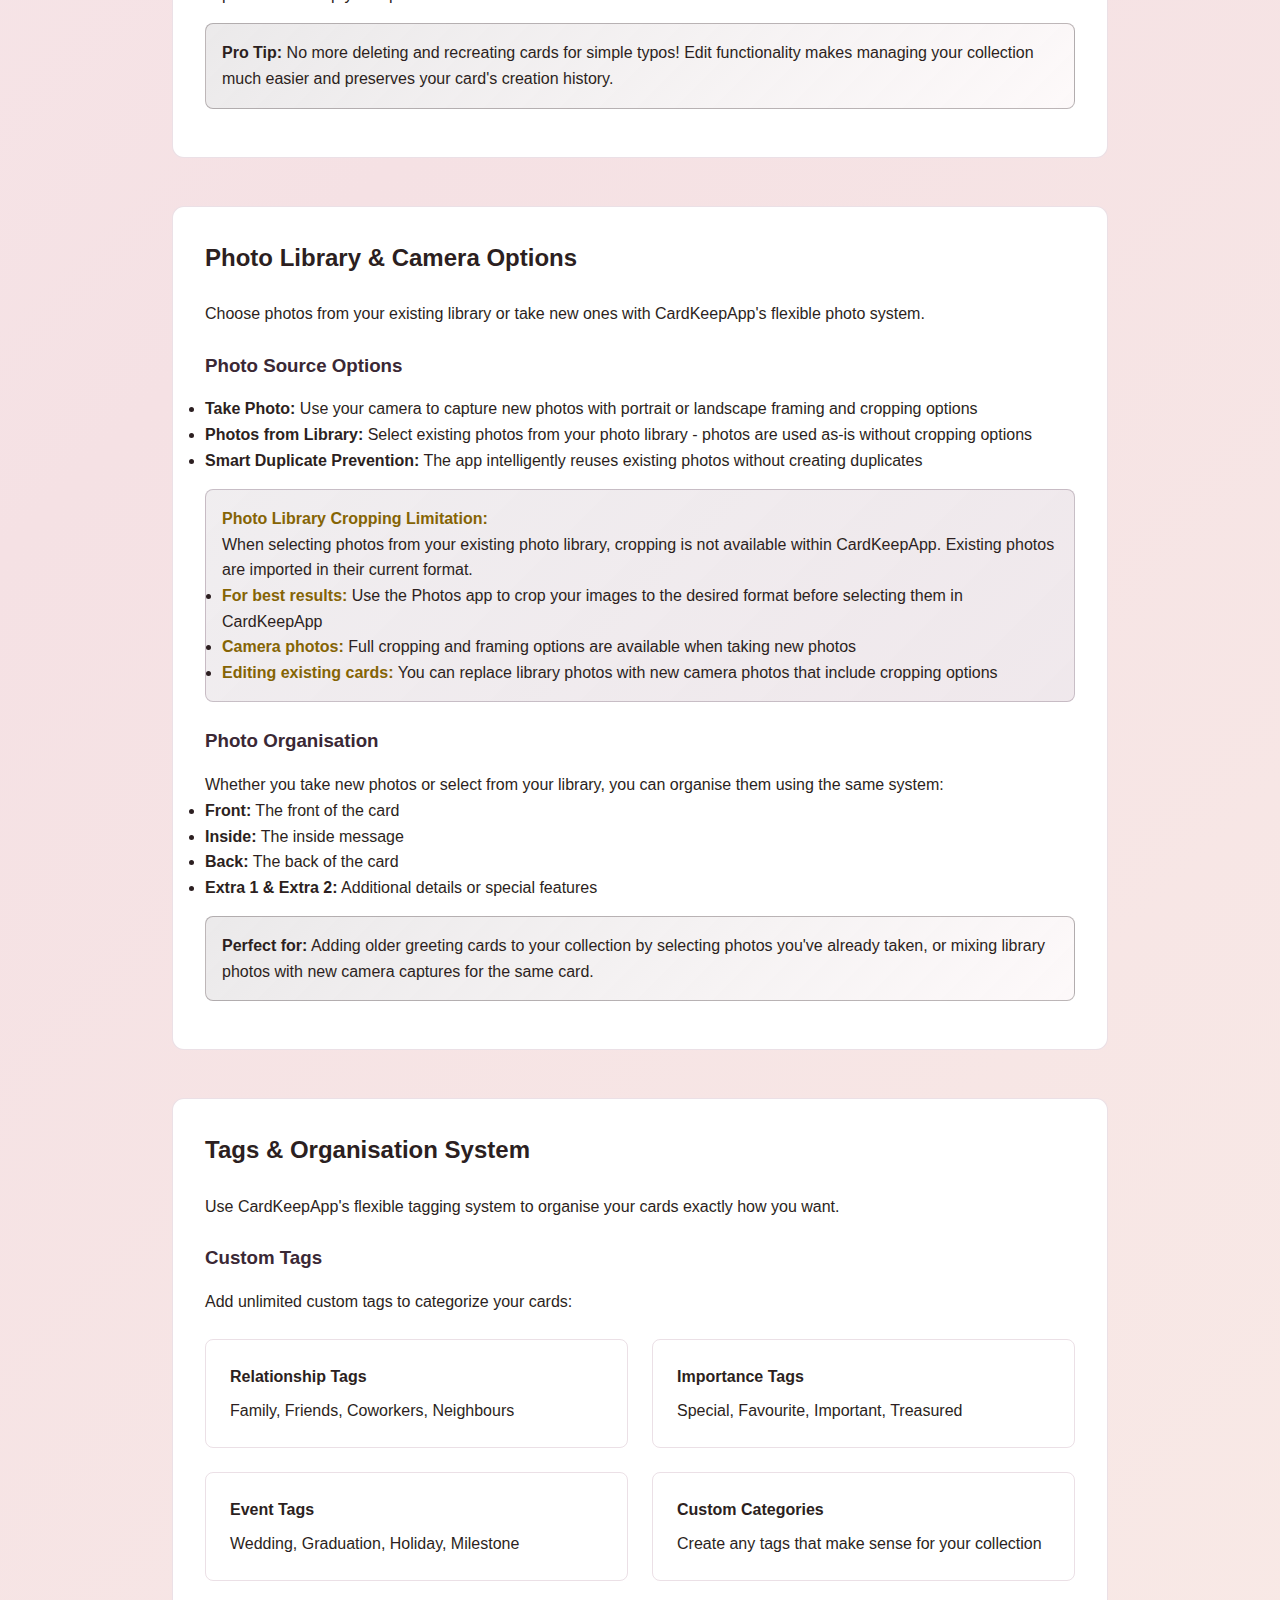
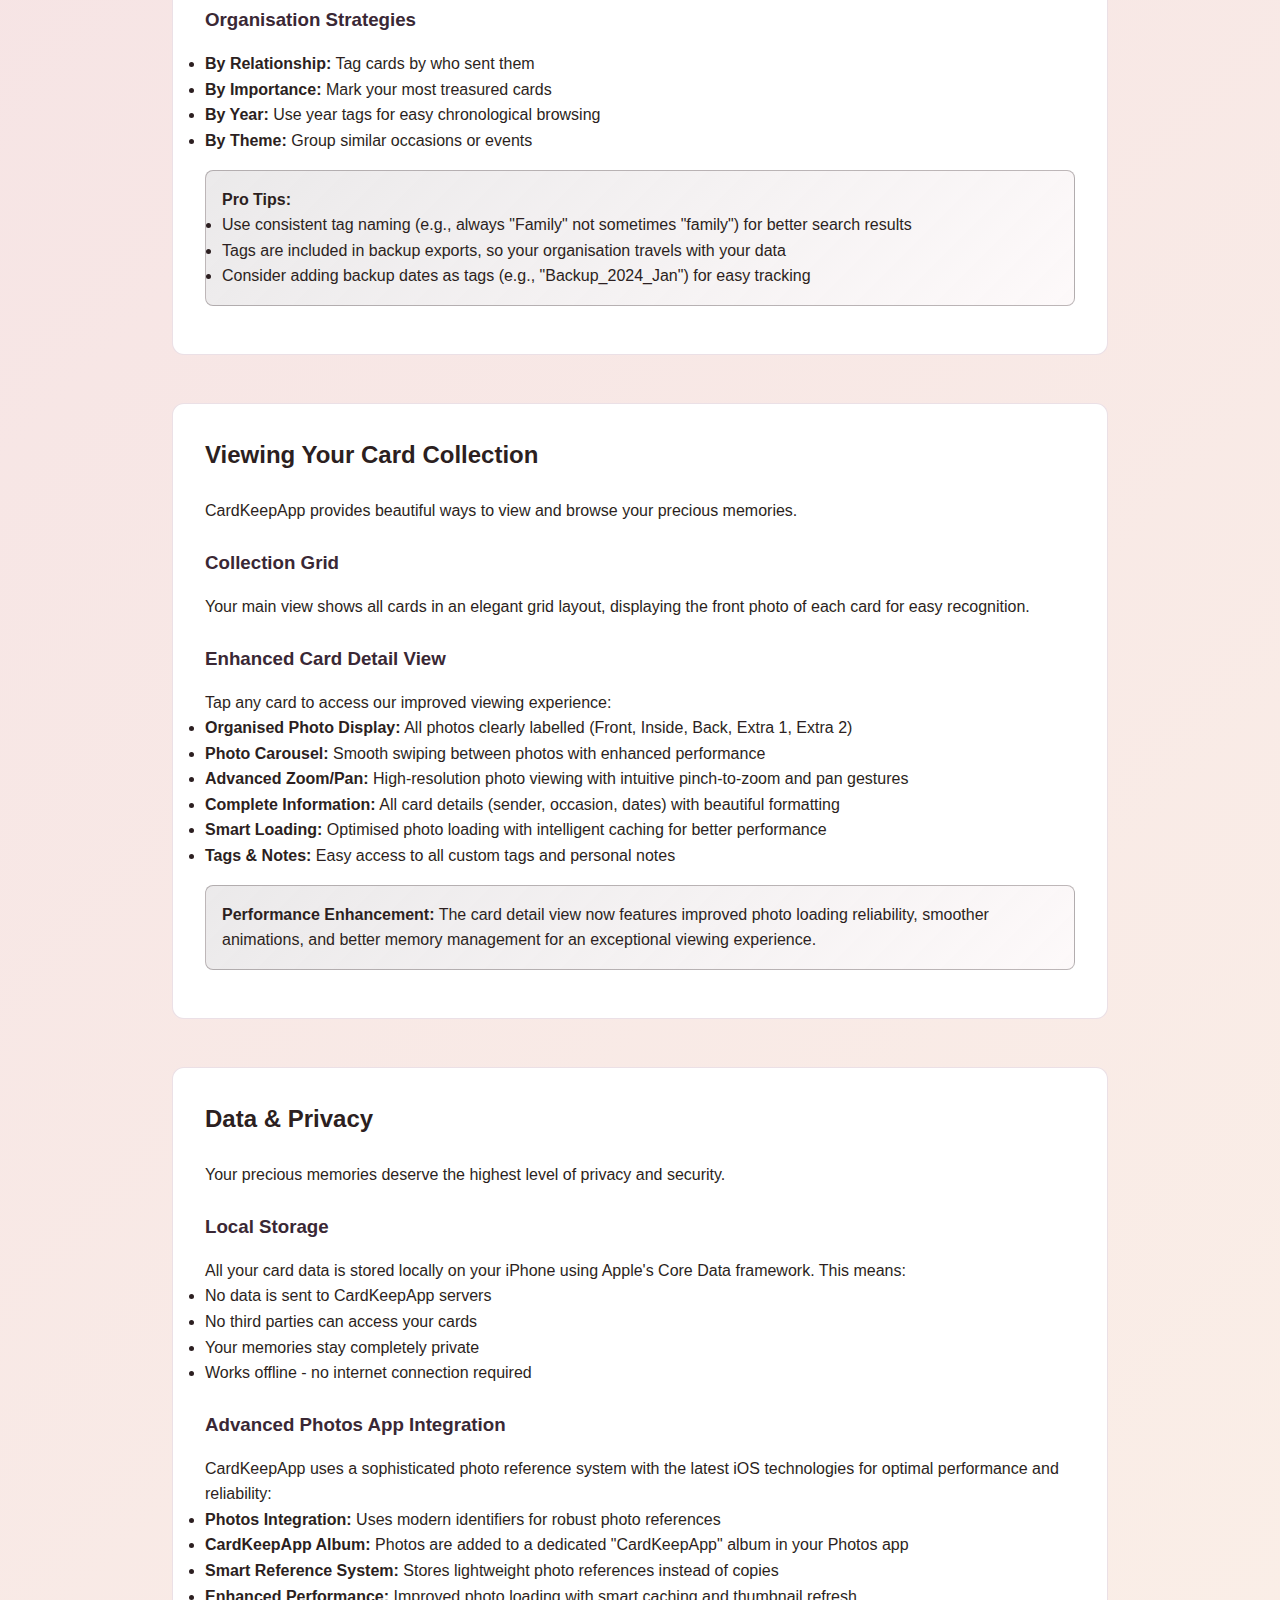
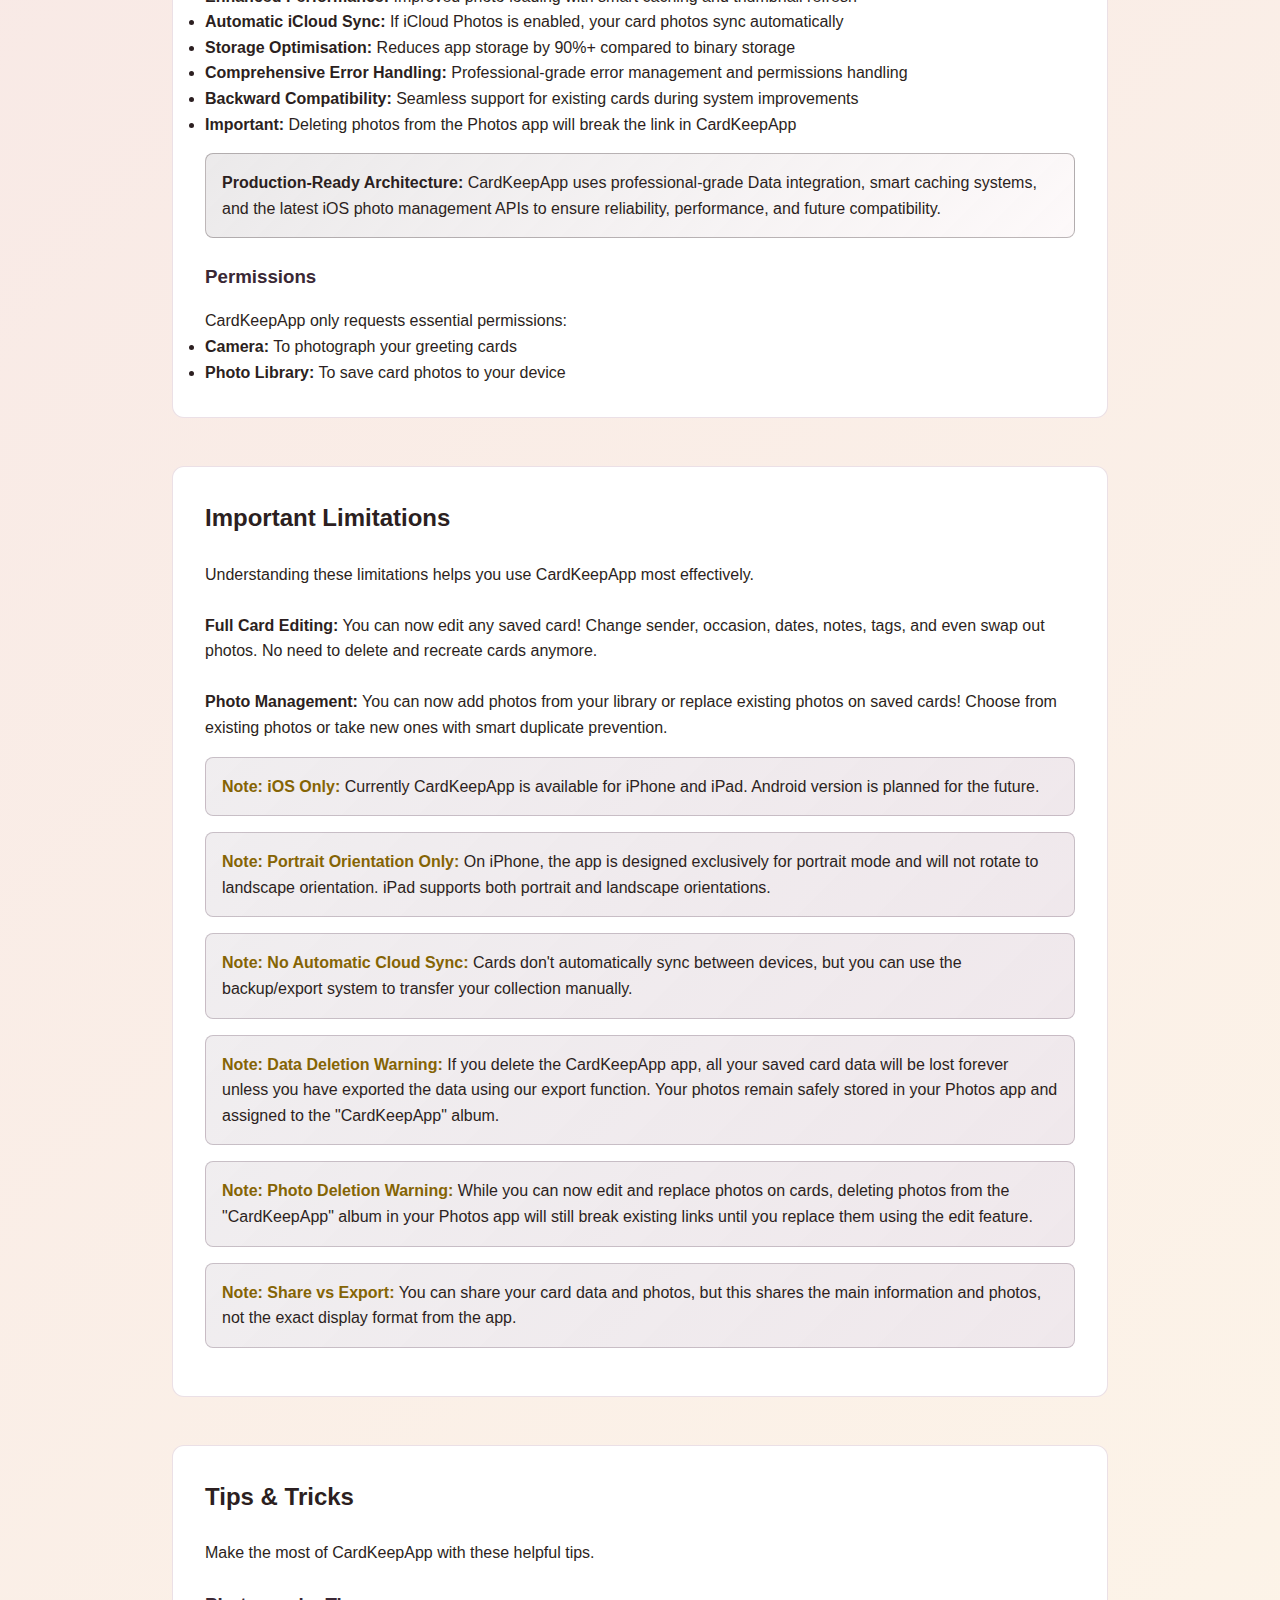
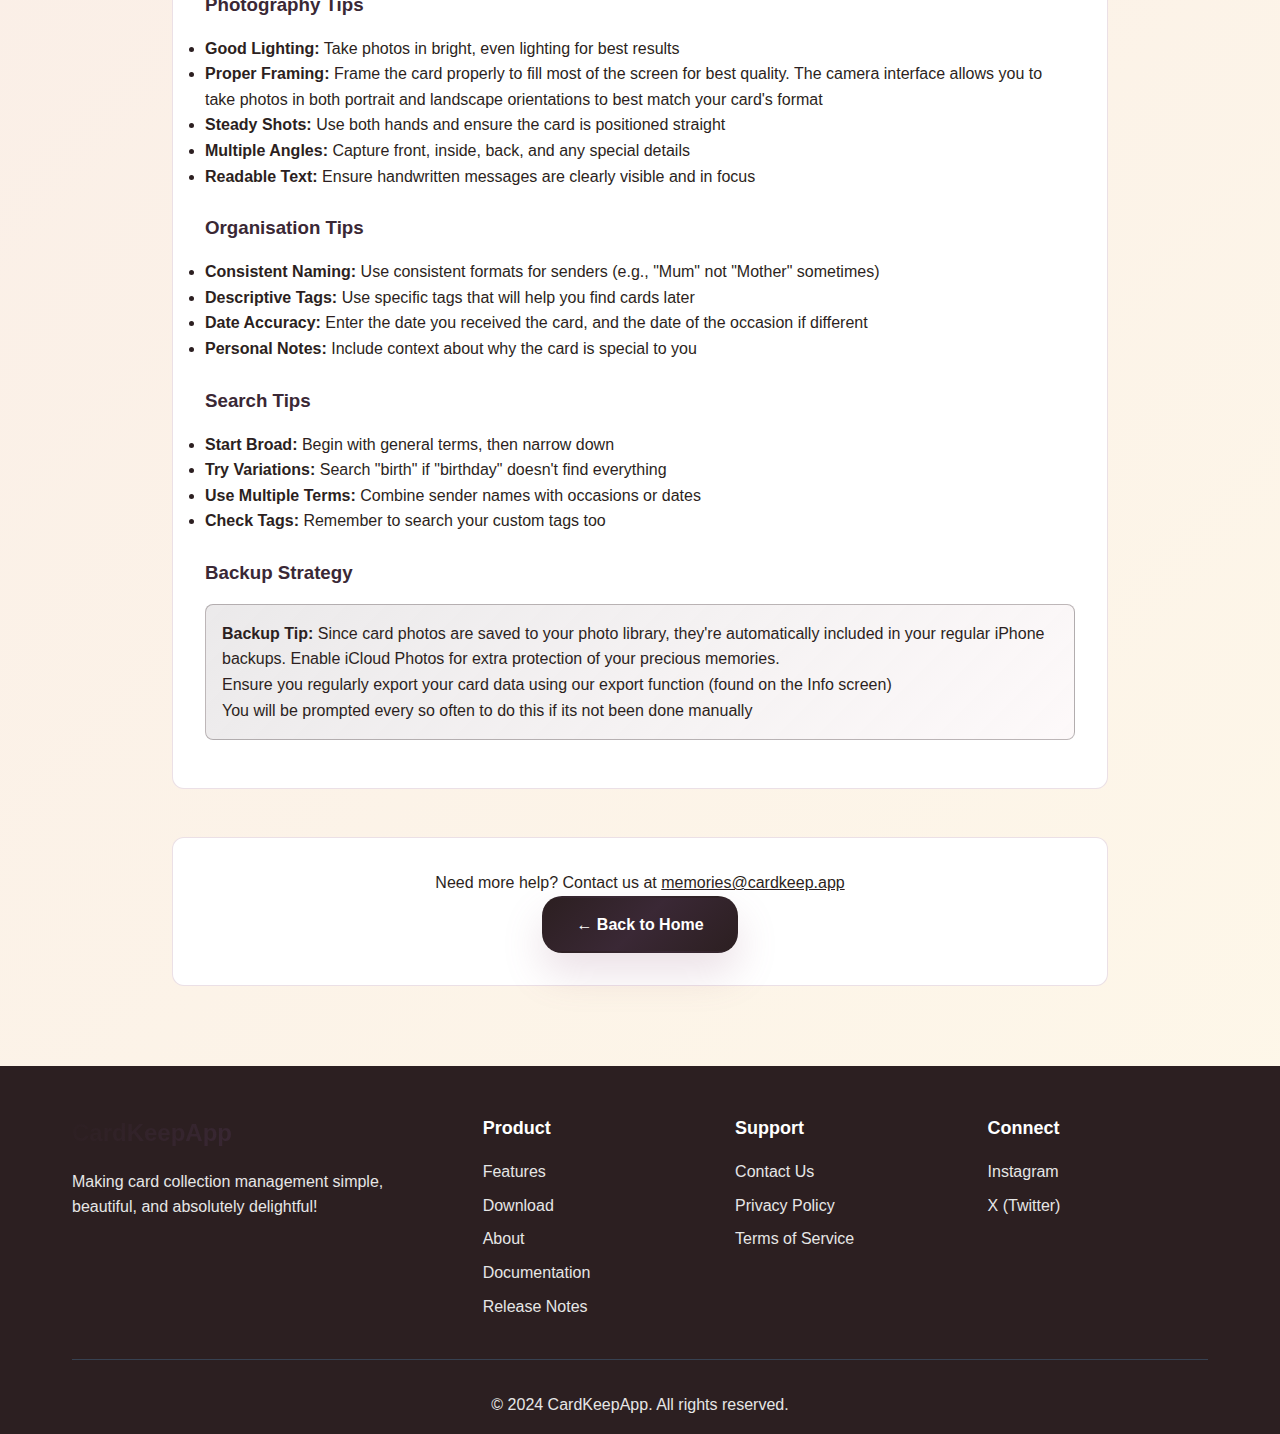
<file: documentation.html>
<!doctype html>
<html lang="en">
  <head>
    <meta charset="UTF-8" />
    <meta name="viewport" content="width=device-width, initial-scale=1.0" />
    <meta
      name="description"
      content="CardKeepApp Documentation - Complete guide to using CardKeepApp app features including search, tags, organisation and more."
    />
    <meta
      name="keywords"
      content="CardKeepApp help, greeting card app guide, card organisation tutorial, search features, custom tags"
    />
    <meta name="author" content="CardKeepApp Team" />
    <meta name="robots" content="index, follow" />
    <meta name="theme-color" content="#2C1F21" />
    <meta
      http-equiv="Content-Security-Policy"
      content="default-src 'self'; style-src 'self' 'unsafe-inline' https://fonts.googleapis.com; font-src 'self' https://fonts.gstatic.com; img-src 'self' data:; script-src 'self'; connect-src 'self';"
    />
    <meta http-equiv="X-Frame-Options" content="SAMEORIGIN" />
    <meta http-equiv="X-Content-Type-Options" content="nosniff" />
    <meta
      http-equiv="Referrer-Policy"
      content="strict-origin-when-cross-origin"
    />
    <meta
      http-equiv="Permissions-Policy"
      content="camera=(), microphone=(), geolocation=(), payment=()"
    />

    <title>
      Documentation - CardKeepApp | How to Use Your Digital Card Collection
      Manager
    </title>
    <link rel="preload" href="styles.css" as="style" />
    <link rel="stylesheet" href="styles.css" />
    <link rel="preconnect" href="https://fonts.googleapis.com" />
    <link rel="preconnect" href="https://fonts.gstatic.com" crossorigin />
    <link
      href="https://fonts.googleapis.com/css2?family=Inter:wght@300;400;500;600;700&display=swap"
      rel="stylesheet"
    />
    <link rel="icon" type="image/x-icon" href="favicon.ico" />
    <link rel="icon" type="image/png" sizes="32x32" href="favicon-32x32.png" />
    <link rel="icon" type="image/png" sizes="16x16" href="favicon-16x16.png" />
    <link rel="apple-touch-icon" sizes="180x180" href="apple-touch-icon.png" />
    <link rel="manifest" href="site.webmanifest" />
    <link rel="canonical" href="https://cardkeep.app/documentation.html" />

    <style>
      .doc-container {
        max-width: 1000px;
        margin: 0 auto;
        padding: 8rem 2rem 2rem 2rem;
        line-height: 1.6;
      }

      .doc-header {
        text-align: center;
        margin-bottom: 3rem;
        padding-bottom: 2rem;
        border-bottom: 2px solid var(--gradient-start);
        background: linear-gradient(135deg, #fdf8fc 0%, #f0e6f5 100%);
        border-radius: 12px;
        padding: 2rem;
      }

      .doc-nav {
        background: var(--card-bg);
        border-radius: 12px;
        padding: 1.5rem;
        margin-bottom: 2rem;
        border: 1px solid var(--border-color);
      }

      .doc-nav h3 {
        margin: 0 0 1rem 0;
        color: var(--gradient-start);
      }

      .doc-nav ul {
        list-style: none;
        padding: 0;
        margin: 0;
        display: grid;
        grid-template-columns: repeat(auto-fit, minmax(250px, 1fr));
        gap: 0.5rem;
      }

      .doc-nav a {
        color: var(--text-color);
        text-decoration: none;
        padding: 0.5rem 0;
        display: block;
        border-radius: 6px;
        transition: all 0.3s ease;
      }

      .doc-nav a:hover {
        color: var(--gradient-start);
        padding-left: 0.5rem;
        background: var(--gradient-start-alpha);
      }

      .doc-section {
        margin-bottom: 3rem;
        background: var(--card-bg);
        border-radius: 12px;
        padding: 2rem;
        border: 1px solid var(--border-color);
      }

      .doc-section h2 {
        color: var(--gradient-start);
        margin-top: 0;
        margin-bottom: 1.5rem;
        display: flex;
        align-items: center;
        gap: 0.5rem;
      }

      .doc-section h3 {
        color: var(--gradient-mid);
        margin-top: 1.5rem;
        margin-bottom: 1rem;
      }

      .feature-grid {
        display: grid;
        grid-template-columns: repeat(auto-fit, minmax(300px, 1fr));
        gap: 1.5rem;
        margin: 1.5rem 0;
      }

      .feature-item {
        background: var(--bg-color);
        border-radius: 8px;
        padding: 1.5rem;
        border: 1px solid var(--border-color);
      }

      .feature-item h4 {
        color: var(--gradient-start);
        margin: 0 0 0.5rem 0;
      }

      .search-example {
        background: var(--bg-color);
        border-left: 4px solid var(--gradient-start);
        padding: 1rem;
        margin: 1rem 0;
        border-radius: 0 8px 8px 0;
      }

      .search-example strong {
        color: var(--gradient-start);
      }

      .limitation {
        background: linear-gradient(
          135deg,
          rgba(107, 82, 102, 0.1) 0%,
          rgba(153, 102, 128, 0.15) 100%
        );
        border: 1px solid rgba(107, 82, 102, 0.3);
        border-radius: 8px;
        padding: 1rem;
        margin: 1rem 0;
      }

      .limitation strong {
        color: #856404;
      }

      .tip {
        background: linear-gradient(
          135deg,
          rgba(60, 44, 53, 0.1) 0%,
          rgba(245, 225, 228, 0.2) 100%
        );
        border: 1px solid rgba(44, 31, 33, 0.3);
        border-radius: 8px;
        padding: 1rem;
        margin: 1rem 0;
      }

      .tip strong {
        color: #2c1f21;
      }

      @media (max-width: 768px) {
        .doc-container {
          padding: 6rem 1rem 1rem 1rem;
        }

        .doc-nav ul {
          grid-template-columns: 1fr;
        }

        .feature-grid {
          grid-template-columns: 1fr;
        }
      }
    </style>
  </head>
  <body role="document">
    <a href="#main" class="skip-link">Skip to main content</a>

    <header class="header" role="banner">
      <nav class="nav" role="navigation" aria-label="Main navigation">
        <div class="nav-brand">
          <h1 class="logo" aria-label="CardKeepApp - Home">
            <a href="index.html">CardKeepApp</a>
          </h1>
        </div>
        <ul class="nav-menu" id="nav-menu" role="menubar">
          <li role="none">
            <a href="index.html" class="nav-link" role="menuitem">Home</a>
          </li>
          <li role="none">
            <a href="index.html#features" class="nav-link" role="menuitem"
              >Features</a
            >
          </li>
          <li role="none">
            <a href="index.html#about" class="nav-link" role="menuitem"
              >About</a
            >
          </li>
          <li role="none">
            <a href="index.html#download" class="nav-link" role="menuitem"
              >Download</a
            >
          </li>
          <li role="none">
            <a
              href="documentation.html"
              class="nav-link"
              role="menuitem"
              style="color: var(--gradient-start)"
              >Documentation</a
            >
          </li>
          <li role="none">
            <a href="faq.html" class="nav-link" role="menuitem">FAQ</a>
          </li>
          <li role="none">
            <a href="releases.html" class="nav-link" role="menuitem"
              >Releases</a
            >
          </li>
          <li role="none">
            <a href="index.html#contact" class="nav-link" role="menuitem"
              >Contact</a
            >
          </li>
        </ul>
        <button
          class="hamburger"
          aria-label="Toggle navigation menu"
          aria-expanded="false"
          aria-controls="nav-menu"
        >
          <span aria-hidden="true"></span>
          <span aria-hidden="true"></span>
          <span aria-hidden="true"></span>
        </button>
      </nav>
    </header>

    <main role="main" id="main" class="doc-container">
      <div class="doc-header">
        <h1>CardKeepApp Documentation</h1>
        <p>
          Your complete guide to preserving precious memories with CardKeepApp
        </p>
      </div>

      <div class="doc-nav">
        <h3>Quick Navigation</h3>
        <ul>
          <li><a href="#getting-started">Getting Started</a></li>
          <li><a href="#adding-cards">Adding Cards</a></li>
          <li><a href="#backup-export">Backup & Export</a></li>
          <li><a href="#search-features">Search Features</a></li>
          <li><a href="#tags-organisation">Tags & Organisation</a></li>
          <li><a href="#viewing-cards">Viewing Your Cards</a></li>
          <li><a href="#data-privacy">Data & Privacy</a></li>
          <li><a href="#limitations">Important Limitations</a></li>
          <li><a href="#tips-tricks">Tips & Tricks</a></li>
        </ul>
      </div>

      <section id="getting-started" class="doc-section">
        <h2>♡ Getting Started</h2>
        <p>
          Welcome to CardKeepApp! This beautiful app helps you preserve your
          precious greeting card memories forever. Here's how to get started:
        </p>

        <h3>First Launch</h3>
        <p>
          When you first open CardKeepApp, you'll see a clean, welcoming
          interface designed specifically for iPhone / iPad. The app uses a
          warm, cosy aesthetic that makes organising your memories a delightful
          experience.
        </p>

        <h3>Interface Overview</h3>
        <div class="feature-grid">
          <div class="feature-item">
            <h4>Collection View</h4>
            <p>
              Your main screen shows all your saved cards in a beautiful grid
              layout. Each card displays a preview of the front photo.
            </p>
          </div>
          <div class="feature-item">
            <h4>Add Button</h4>
            <p>
              The prominent "+" button lets you quickly add new cards to your
              collection.
            </p>
          </div>
          <div class="feature-item">
            <h4>Info Button (i)</h4>
            <p>
              The info button (i) in the top-right corner provides access to key
              app functions: view app information, access backup/import
              features, purchase options, and other essential settings.
            </p>
          </div>
          <div class="feature-item">
            <h4>Search & Filter</h4>
            <p>
              Powerful search tools help you find any card instantly using
              multiple criteria.
            </p>
          </div>
        </div>
      </section>

      <section id="adding-cards" class="doc-section">
        <h2>♡ Adding Cards to Your Collection</h2>
        <p>
          CardKeepApp makes it easy to preserve every detail of your greeting
          cards with multi-photo storage.
        </p>

        <h3>Enhanced Photo Capture System</h3>
        <p>
          CardKeepApp features an improved photo type selection system that
          makes it clear and intuitive to organise your card photos. For each
          card, you can capture up to 5 photos with our enhanced interface:
        </p>
        <ul>
          <li><strong>Front:</strong> The outside cover design</li>
          <li><strong>Inside:</strong> The heartfelt message inside</li>
          <li><strong>Back:</strong> Any special notes or signatures</li>
          <li>
            <strong>Extra 1:</strong> Additional details, close-ups, or special
            elements
          </li>
          <li>
            <strong>Extra 2:</strong> More special details or multiple angle
            shots
          </li>
        </ul>

        <div class="tip">
          <strong>Recent Improvements:</strong> We've completely redesigned the
          photo type selection interface to be clearer and more user-friendly.
          The app now provides better visual cues when choosing which part of
          your card you're photographing, eliminating previous labeling
          confusion.
        </div>

        <h3>Card Information</h3>
        <p>For each card, you can add:</p>
        <div class="feature-grid">
          <div class="feature-item">
            <h4>Sender</h4>
            <p>Who gave you this special card</p>
          </div>
          <div class="feature-item">
            <h4>Occasion</h4>
            <p>
              Birthday, wedding, anniversary, holiday, thank you,
              congratulations, get well, or "Other" for custom occasion text
            </p>
          </div>
          <div class="feature-item">
            <h4>Date Received</h4>
            <p>
              When you received the card (automatically adapts to your region's
              date format)
            </p>
          </div>
          <div class="feature-item">
            <h4>Date of Occasion</h4>
            <p>The actual date of the event or occasion being celebrated</p>
          </div>
          <div class="feature-item">
            <h4>Custom Tags</h4>
            <p>Add your own tags for better organisation and search</p>
          </div>
          <div class="feature-item">
            <h4>Personal Notes</h4>
            <p>Add your own thoughts about why this card is special</p>
          </div>
        </div>

        <div class="tip">
          <strong>Note:</strong> CardKeepApp saves photos directly to your
          Photos app and adds them to a "CardKeepApp" album and references them
          from there. This means your photos are automatically included in your
          iCloud Photos backup, but deleting photos from your Photos app will
          break the reference in CardKeepApp.
        </div>
      </section>

      <section id="backup-export" class="doc-section">
        <h2>♡ Backup & Export System</h2>
        <p>
          CardKeepApp v1.3.0+ includes a comprehensive dual backup system to
          protect your precious memories and allow you to transfer your
          collection between devices with complete reliability.
        </p>

        <h3>Two Backup Types Available</h3>
        <p>Choose the backup type that best fits your needs:</p>

        <div class="feature-grid">
          <div class="feature-item">
            <h4>Quick Backup</h4>
            <p><strong>Small files, photo references only</strong></p>
            <ul>
              <li>Ultra-lightweight (less than 1KB per card)</li>
              <li>Fast export and import</li>
              <li>Requires photos to exist in Photos app</li>
              <li>Perfect for regular backups and same-device restores</li>
            </ul>
          </div>
          <div class="feature-item">
            <h4>Complete Backup</h4>
            <p><strong>Larger files, includes actual photo data</strong></p>
            <ul>
              <li>Guaranteed cross-device restoration</li>
              <li>Includes full-resolution photo data</li>
              <li>Larger file sizes but 100% reliable</li>
              <li>Perfect for device migrations and long-term archival</li>
            </ul>
          </div>
        </div>

        <h3>When to Use Each Backup Type</h3>
        <div class="tip">
          <strong>Quick Backup - Use for:</strong>
          <ul>
            <li>Regular daily/weekly backups</li>
            <li>Restoring to the same device</li>
            <li>When you have reliable iCloud Photos sync</li>
            <li>Sharing backup files via email (small size)</li>
          </ul>
        </div>

        <div class="tip">
          <strong>Complete Backup - Use for:</strong>
          <ul>
            <li>Moving to a new device</li>
            <li>Long-term archival storage</li>
            <li>When iCloud Photos sync is unreliable</li>
            <li>Ensuring 100% photo restoration regardless of circumstances</li>
          </ul>
        </div>

        <h3>Import & Restore</h3>
        <p>Both backup types support comprehensive restore capabilities:</p>
        <ul>
          <li>
            <strong>Quick Backup Duplicate Detection:</strong> Automatically
            identifies and prevents duplicate cards during import
          </li>
          <li>
            <strong>Data Validation:</strong> Ensures backup files are valid
            before importing
          </li>
          <li>
            <strong>Smart Photo Handling:</strong> Quick Backup reconnects to
            existing photos, Complete Backup restores photo data directly (this
            may lead to duplicate Photos)
          </li>
          <li>
            <strong>Backup Type Auto-Detection:</strong> CardKeepApp
            automatically detects and handles both backup types seamlessly
          </li>
        </ul>

        <h3>Backup Reminders</h3>
        <p>
          CardKeepApp includes intelligent backup reminders to help protect your
          memories:
        </p>
        <ul>
          <li>
            <strong>Weekly Frequency:</strong> Shows reminders after 7+ days OR
            5+ new cards since last backup
          </li>
          <li>
            <strong>Automatic Triggers:</strong> Checks on app launch and 0.5
            seconds after saving new cards (5+)
          </li>
          <li>
            <strong>User Control:</strong> "Remind Later" (7 days delay) or
            "Don't Remind" (365 days delay) options
          </li>
          <li>
            <strong>Edit-Friendly:</strong> Only new card creation triggers
            reminders, not editing existing cards
          </li>
          <li>
            <strong>Card Count Tracking:</strong> Shows how many cards you have
            to backup
          </li>
          <li>
            <strong>Last Backup Date:</strong> Tracks when you last created a
            backup
          </li>
        </ul>

        <div class="limitation">
          <strong>Backup Type Considerations:</strong>
          <ul>
            <li>
              <strong>Quick Backup:</strong> Contains photo references only -
              requires photos to exist in Photos app for restore
            </li>
            <li>
              <strong>Complete Backup:</strong> Contains actual photo data -
              larger files but guaranteed restoration regardless of Photos app
              contents
            </li>
            <li>
              <strong>File Size Expectations:</strong> Quick Backup ~1KB per
              card, Complete Backup ~400KB per card with typical photos (3-4
              photos each)
            </li>
            <li>
              <strong>Collection Size Examples:</strong> 25 cards (~20MB), 50
              cards (~40MB), 100 cards (~50MB) for Complete Backup
            </li>
            <li>
              <strong>Cross-Device Migration:</strong> Always use Complete
              Backup when moving to a new device for guaranteed photo
              restoration
            </li>
          </ul>
        </div>

        <div class="tip">
          <strong>Complete Backup Advantages for New Devices:</strong>
          <p>
            Complete Backup solves the traditional Apple iOS photo identifier
            limitation by embedding actual photo data in the backup file. This
            means:
          </p>
          <ul>
            <li>
              <strong>100% reliable restoration</strong> to any device
              regardless of Apple's photo ID changes
            </li>
            <li>
              <strong>No need to manually re-add photos</strong> - they restore
              automatically with the card data
            </li>
            <li>
              <strong>No dependency on iCloud Photos sync</strong> for photo
              restoration
            </li>
            <li>
              <strong>May create duplicate photos</strong> in your Photos app,
              but ensures your card memories are completely preserved
            </li>
          </ul>
          <p>
            Choose Complete Backup for device migrations and long-term archival
            to eliminate photo restoration complications.
          </p>
        </div>
      </section>

      <section id="search-features" class="doc-section">
        <h2>♡ Advanced Search Features</h2>
        <p>
          CardKeepApp's smart search helps you find any card instantly using
          powerful search capabilities.
        </p>

        <h3>Search by Single Criteria</h3>
        <div class="search-example">
          <strong>Sender Search:</strong> Find all cards from "Mum", "Sarah", or
          "Grandma"
        </div>
        <div class="search-example">
          <strong>Occasion Search:</strong> Find all "Birthday", "Wedding",
          "Thank You", or "Get Well" cards
        </div>
        <div class="search-example">
          <strong>Date Search:</strong> Find cards from specific years, months,
          or date ranges
        </div>
        <div class="search-example">
          <strong>Tag Search:</strong> Find cards with specific custom tags like
          "Family", "Work", "Special"
        </div>

        <h3>Multi-Criteria Search</h3>
        <p>
          CardKeepApp's search is powerful enough to combine multiple criteria:
        </p>

        <div class="search-example">
          <strong>Date + Sender:</strong> "All birthday cards from Mum in 2023"
        </div>
        <div class="search-example">
          <strong>Tags + Occasion:</strong> "Thank you cards tagged as 'Work'"
        </div>
        <div class="search-example">
          <strong>Multiple Tags:</strong> Cards with both "Family" AND "Special"
          tags
        </div>
        <div class="search-example">
          <strong>Date Range + Tags:</strong> "Cards from 2022-2023 with
          'Anniversary' tag"
        </div>

        <h3>Search Tips</h3>
        <ul>
          <li>Search is case-insensitive, so "mum" finds "Mum"</li>
          <li>Partial matches work - "birth" finds "Birthday"</li>
          <li>Date search supports year, month/year, or full dates</li>
          <li>Multiple tags can be searched simultaneously</li>
          <li>Search includes both visible text and your custom notes</li>
        </ul>
      </section>

      <section id="card-editing" class="doc-section">
        <h2>♡ Card Editing Features</h2>
        <p>
          CardKeepApp v1.2.0 introduces full card editing capabilities, giving
          you complete control over your saved memories.
        </p>

        <h3>What You Can Edit</h3>
        <ul>
          <li><strong>Sender Information:</strong> Change who sent the card</li>
          <li>
            <strong>Occasion:</strong> Update the event or reason for the card
          </li>
          <li>
            <strong>Dates:</strong> Modify when you received it or when the
            occasion was
          </li>
          <li><strong>Tags:</strong> Add, remove, or modify custom tags</li>
          <li>
            <strong>Notes:</strong> Update your personal notes and memories
          </li>
          <li>
            <strong>Photos:</strong> Replace existing photos or add new ones
            from your library
          </li>
        </ul>

        <h3>How to Edit Cards</h3>
        <ol>
          <li>Open any saved card from your collection</li>
          <li>Tap the "Pencil" icon in the card detail view</li>
          <li>Make your changes to any field</li>
          <li>Tap "Save" to keep your updates</li>
        </ol>

        <div class="tip">
          <strong>Pro Tip:</strong> No more deleting and recreating cards for
          simple typos! Edit functionality makes managing your collection much
          easier and preserves your card's creation history.
        </div>
      </section>

      <section id="photo-library" class="doc-section">
        <h2>Photo Library & Camera Options</h2>
        <p>
          Choose photos from your existing library or take new ones with
          CardKeepApp's flexible photo system.
        </p>

        <h3>Photo Source Options</h3>
        <ul>
          <li>
            <strong>Take Photo:</strong> Use your camera to capture new photos
            with portrait or landscape framing and cropping options
          </li>
          <li>
            <strong>Photos from Library:</strong> Select existing photos from
            your photo library - photos are used as-is without cropping options
          </li>
          <li>
            <strong>Smart Duplicate Prevention:</strong> The app intelligently
            reuses existing photos without creating duplicates
          </li>
        </ul>

        <div class="limitation">
          <strong>Photo Library Cropping Limitation:</strong>
          <p>
            When selecting photos from your existing photo library, cropping is
            not available within CardKeepApp. Existing photos are imported in
            their current format.
          </p>
          <ul>
            <li>
              <strong>For best results:</strong> Use the Photos app to crop your
              images to the desired format before selecting them in CardKeepApp
            </li>
            <li>
              <strong>Camera photos:</strong> Full cropping and framing options
              are available when taking new photos
            </li>
            <li>
              <strong>Editing existing cards:</strong> You can replace library
              photos with new camera photos that include cropping options
            </li>
          </ul>
        </div>

        <h3>Photo Organisation</h3>
        <p>
          Whether you take new photos or select from your library, you can
          organise them using the same system:
        </p>
        <ul>
          <li><strong>Front:</strong> The front of the card</li>
          <li><strong>Inside:</strong> The inside message</li>
          <li><strong>Back:</strong> The back of the card</li>
          <li>
            <strong>Extra 1 & Extra 2:</strong> Additional details or special
            features
          </li>
        </ul>

        <div class="tip">
          <strong>Perfect for:</strong> Adding older greeting cards to your
          collection by selecting photos you've already taken, or mixing library
          photos with new camera captures for the same card.
        </div>
      </section>

      <section id="tags-organisation" class="doc-section">
        <h2>Tags & Organisation System</h2>
        <p>
          Use CardKeepApp's flexible tagging system to organise your cards
          exactly how you want.
        </p>

        <h3>Custom Tags</h3>
        <p>Add unlimited custom tags to categorize your cards:</p>
        <div class="feature-grid">
          <div class="feature-item">
            <h4>Relationship Tags</h4>
            <p>Family, Friends, Coworkers, Neighbours</p>
          </div>
          <div class="feature-item">
            <h4>Importance Tags</h4>
            <p>Special, Favourite, Important, Treasured</p>
          </div>
          <div class="feature-item">
            <h4>Event Tags</h4>
            <p>Wedding, Graduation, Holiday, Milestone</p>
          </div>
          <div class="feature-item">
            <h4>Custom Categories</h4>
            <p>Create any tags that make sense for your collection</p>
          </div>
        </div>

        <h3>Organisation Strategies</h3>
        <ul>
          <li><strong>By Relationship:</strong> Tag cards by who sent them</li>
          <li>
            <strong>By Importance:</strong> Mark your most treasured cards
          </li>
          <li>
            <strong>By Year:</strong> Use year tags for easy chronological
            browsing
          </li>
          <li><strong>By Theme:</strong> Group similar occasions or events</li>
        </ul>

        <div class="tip">
          <strong>Pro Tips:</strong>
          <ul>
            <li>
              Use consistent tag naming (e.g., always "Family" not sometimes
              "family") for better search results
            </li>
            <li>
              Tags are included in backup exports, so your organisation travels
              with your data
            </li>
            <li>
              Consider adding backup dates as tags (e.g., "Backup_2024_Jan") for
              easy tracking
            </li>
          </ul>
        </div>
      </section>

      <section id="viewing-cards" class="doc-section">
        <h2>Viewing Your Card Collection</h2>
        <p>
          CardKeepApp provides beautiful ways to view and browse your precious
          memories.
        </p>

        <h3>Collection Grid</h3>
        <p>
          Your main view shows all cards in an elegant grid layout, displaying
          the front photo of each card for easy recognition.
        </p>

        <h3>Enhanced Card Detail View</h3>
        <p>Tap any card to access our improved viewing experience:</p>
        <ul>
          <li>
            <strong>Organised Photo Display:</strong> All photos clearly
            labelled (Front, Inside, Back, Extra 1, Extra 2)
          </li>
          <li>
            <strong>Photo Carousel:</strong> Smooth swiping between photos with
            enhanced performance
          </li>
          <li>
            <strong>Advanced Zoom/Pan:</strong> High-resolution photo viewing
            with intuitive pinch-to-zoom and pan gestures
          </li>
          <li>
            <strong>Complete Information:</strong> All card details (sender,
            occasion, dates) with beautiful formatting
          </li>
          <li>
            <strong>Smart Loading:</strong> Optimised photo loading with
            intelligent caching for better performance
          </li>
          <li>
            <strong>Tags & Notes:</strong> Easy access to all custom tags and
            personal notes
          </li>
        </ul>

        <div class="tip">
          <strong>Performance Enhancement:</strong> The card detail view now
          features improved photo loading reliability, smoother animations, and
          better memory management for an exceptional viewing experience.
        </div>
      </section>

      <section id="data-privacy" class="doc-section">
        <h2>Data & Privacy</h2>
        <p>
          Your precious memories deserve the highest level of privacy and
          security.
        </p>

        <h3>Local Storage</h3>
        <p>
          All your card data is stored locally on your iPhone using Apple's Core
          Data framework. This means:
        </p>
        <ul>
          <li>No data is sent to CardKeepApp servers</li>
          <li>No third parties can access your cards</li>
          <li>Your memories stay completely private</li>
          <li>Works offline - no internet connection required</li>
        </ul>

        <h3>Advanced Photos App Integration</h3>
        <p>
          CardKeepApp uses a sophisticated photo reference system with the
          latest iOS technologies for optimal performance and reliability:
        </p>
        <ul>
          <li>
            <strong>Photos Integration:</strong> Uses modern identifiers for
            robust photo references
          </li>
          <li>
            <strong>CardKeepApp Album:</strong> Photos are added to a dedicated
            "CardKeepApp" album in your Photos app
          </li>
          <li>
            <strong>Smart Reference System:</strong> Stores lightweight photo
            references instead of copies
          </li>
          <li>
            <strong>Enhanced Performance:</strong> Improved photo loading with
            smart caching and thumbnail refresh
          </li>
          <li>
            <strong>Automatic iCloud Sync:</strong> If iCloud Photos is enabled,
            your card photos sync automatically
          </li>
          <li>
            <strong>Storage Optimisation:</strong> Reduces app storage by 90%+
            compared to binary storage
          </li>
          <li>
            <strong>Comprehensive Error Handling:</strong> Professional-grade
            error management and permissions handling
          </li>
          <li>
            <strong>Backward Compatibility:</strong> Seamless support for
            existing cards during system improvements
          </li>
          <li>
            <strong>Important:</strong> Deleting photos from the Photos app will
            break the link in CardKeepApp
          </li>
        </ul>

        <div class="tip">
          <strong>Production-Ready Architecture:</strong> CardKeepApp uses
          professional-grade Data integration, smart caching systems, and the
          latest iOS photo management APIs to ensure reliability, performance,
          and future compatibility.
        </div>

        <h3>Permissions</h3>
        <p>CardKeepApp only requests essential permissions:</p>
        <ul>
          <li><strong>Camera:</strong> To photograph your greeting cards</li>
          <li>
            <strong>Photo Library:</strong> To save card photos to your device
          </li>
        </ul>
      </section>

      <section id="limitations" class="doc-section">
        <h2>Important Limitations</h2>
        <p>
          Understanding these limitations helps you use CardKeepApp most
          effectively.
        </p>
        <br />
        <div class="feature-highlight">
          <strong>Full Card Editing:</strong> You can now edit any saved card!
          Change sender, occasion, dates, notes, tags, and even swap out photos.
          No need to delete and recreate cards anymore.
        </div>
        <br />
        <div class="feature-highlight">
          <strong>Photo Management:</strong> You can now add photos from your
          library or replace existing photos on saved cards! Choose from
          existing photos or take new ones with smart duplicate prevention.
        </div>

        <div class="limitation">
          <strong>Note: iOS Only:</strong> Currently CardKeepApp is available
          for iPhone and iPad. Android version is planned for the future.
        </div>

        <div class="limitation">
          <strong>Note: Portrait Orientation Only:</strong> On iPhone, the app
          is designed exclusively for portrait mode and will not rotate to
          landscape orientation. iPad supports both portrait and landscape
          orientations.
        </div>

        <div class="limitation">
          <strong>Note: No Automatic Cloud Sync:</strong> Cards don't
          automatically sync between devices, but you can use the backup/export
          system to transfer your collection manually.
        </div>

        <div class="limitation">
          <strong>Note: Data Deletion Warning:</strong> If you delete the
          CardKeepApp app, all your saved card data will be lost forever unless
          you have exported the data using our export function. Your photos
          remain safely stored in your Photos app and assigned to the
          "CardKeepApp" album.
        </div>

        <div class="limitation">
          <strong>Note: Photo Deletion Warning:</strong> While you can now edit
          and replace photos on cards, deleting photos from the "CardKeepApp"
          album in your Photos app will still break existing links until you
          replace them using the edit feature.
        </div>

        <div class="limitation">
          <strong>Note: Share vs Export:</strong> You can share your card data
          and photos, but this shares the main information and photos, not the
          exact display format from the app.
        </div>
      </section>

      <section id="tips-tricks" class="doc-section">
        <h2>Tips & Tricks</h2>
        <p>Make the most of CardKeepApp with these helpful tips.</p>

        <h3>Photography Tips</h3>
        <ul>
          <li>
            <strong>Good Lighting:</strong> Take photos in bright, even lighting
            for best results
          </li>
          <li>
            <strong>Proper Framing:</strong> Frame the card properly to fill
            most of the screen for best quality. The camera interface allows you
            to take photos in both portrait and landscape orientations to best
            match your card's format
          </li>
          <li>
            <strong>Steady Shots:</strong> Use both hands and ensure the card is
            positioned straight
          </li>
          <li>
            <strong>Multiple Angles:</strong> Capture front, inside, back, and
            any special details
          </li>
          <li>
            <strong>Readable Text:</strong> Ensure handwritten messages are
            clearly visible and in focus
          </li>
        </ul>

        <h3>Organisation Tips</h3>
        <ul>
          <li>
            <strong>Consistent Naming:</strong> Use consistent formats for
            senders (e.g., "Mum" not "Mother" sometimes)
          </li>
          <li>
            <strong>Descriptive Tags:</strong> Use specific tags that will help
            you find cards later
          </li>
          <li>
            <strong>Date Accuracy:</strong> Enter the date you received the
            card, and the date of the occasion if different
          </li>
          <li>
            <strong>Personal Notes:</strong> Include context about why the card
            is special to you
          </li>
        </ul>

        <h3>Search Tips</h3>
        <ul>
          <li>
            <strong>Start Broad:</strong> Begin with general terms, then narrow
            down
          </li>
          <li>
            <strong>Try Variations:</strong> Search "birth" if "birthday"
            doesn't find everything
          </li>
          <li>
            <strong>Use Multiple Terms:</strong> Combine sender names with
            occasions or dates
          </li>
          <li>
            <strong>Check Tags:</strong> Remember to search your custom tags too
          </li>
        </ul>

        <h3>Backup Strategy</h3>
        <div class="tip">
          <strong>Backup Tip:</strong> Since card photos are saved to your photo
          library, they're automatically included in your regular iPhone
          backups. Enable iCloud Photos for extra protection of your precious
          memories.
          <br />
          Ensure you regularly export your card data using our export function
          (found on the Info screen)
          <br />
          You will be prompted every so often to do this if its not been done
          manually
        </div>
      </section>

      <section
        id="contact"
        class="doc-section"
        style="
          text-align: center;
          margin-top: 3rem;
          padding-top: 2rem;
          border-top: 1px solid var(--border-color);
        "
      >
        <p>
          Need more help? Contact us at
          <a
            href="mailto:memories@cardkeep.app"
            style="color: var(--gradient-start)"
            >memories@cardkeep.app</a
          >
        </p>
        <p><a href="index.html" class="btn btn-primary">← Back to Home</a></p>
      </section>
    </main>

    <footer id="contact" class="footer" role="contentinfo">
      <div class="container">
        <div class="footer-content">
          <div class="footer-brand">
            <h3>CardKeepApp</h3>
            <p>
              Making card collection management simple, beautiful, and
              absolutely delightful!
            </p>
          </div>
          <div class="footer-links">
            <div class="footer-column">
              <h4>Product</h4>
              <ul>
                <li><a href="index.html#features">Features</a></li>
                <li><a href="index.html#download">Download</a></li>
                <li><a href="index.html#about">About</a></li>
                <li><a href="documentation.html">Documentation</a></li>
                <li><a href="releases.html">Release Notes</a></li>
              </ul>
            </div>
            <div class="footer-column">
              <h4>Support</h4>
              <ul>
                <li><a href="mailto:memories@cardkeep.app">Contact Us</a></li>
                <li><a href="privacy.html">Privacy Policy</a></li>
                <li><a href="terms.html">Terms of Service</a></li>
              </ul>
            </div>
            <div class="footer-column">
              <h4>Connect</h4>
              <ul>
                <li>
                  <a
                    href="https://www.instagram.com/cardkeepapp/"
                    target="_blank"
                    rel="noopener noreferrer"
                    >Instagram</a
                  >
                </li>
                <li>
                  <a
                    href="https://x.com/CardKeepAppApp"
                    target="_blank"
                    rel="noopener noreferrer"
                    >X (Twitter)</a
                  >
                </li>
              </ul>
            </div>
          </div>
        </div>
        <div class="footer-bottom">
          <p>&copy; 2024 CardKeepApp. All rights reserved.</p>
        </div>
      </div>
    </footer>

    <script src="script.js"></script>
  </body>
</html>
</file>
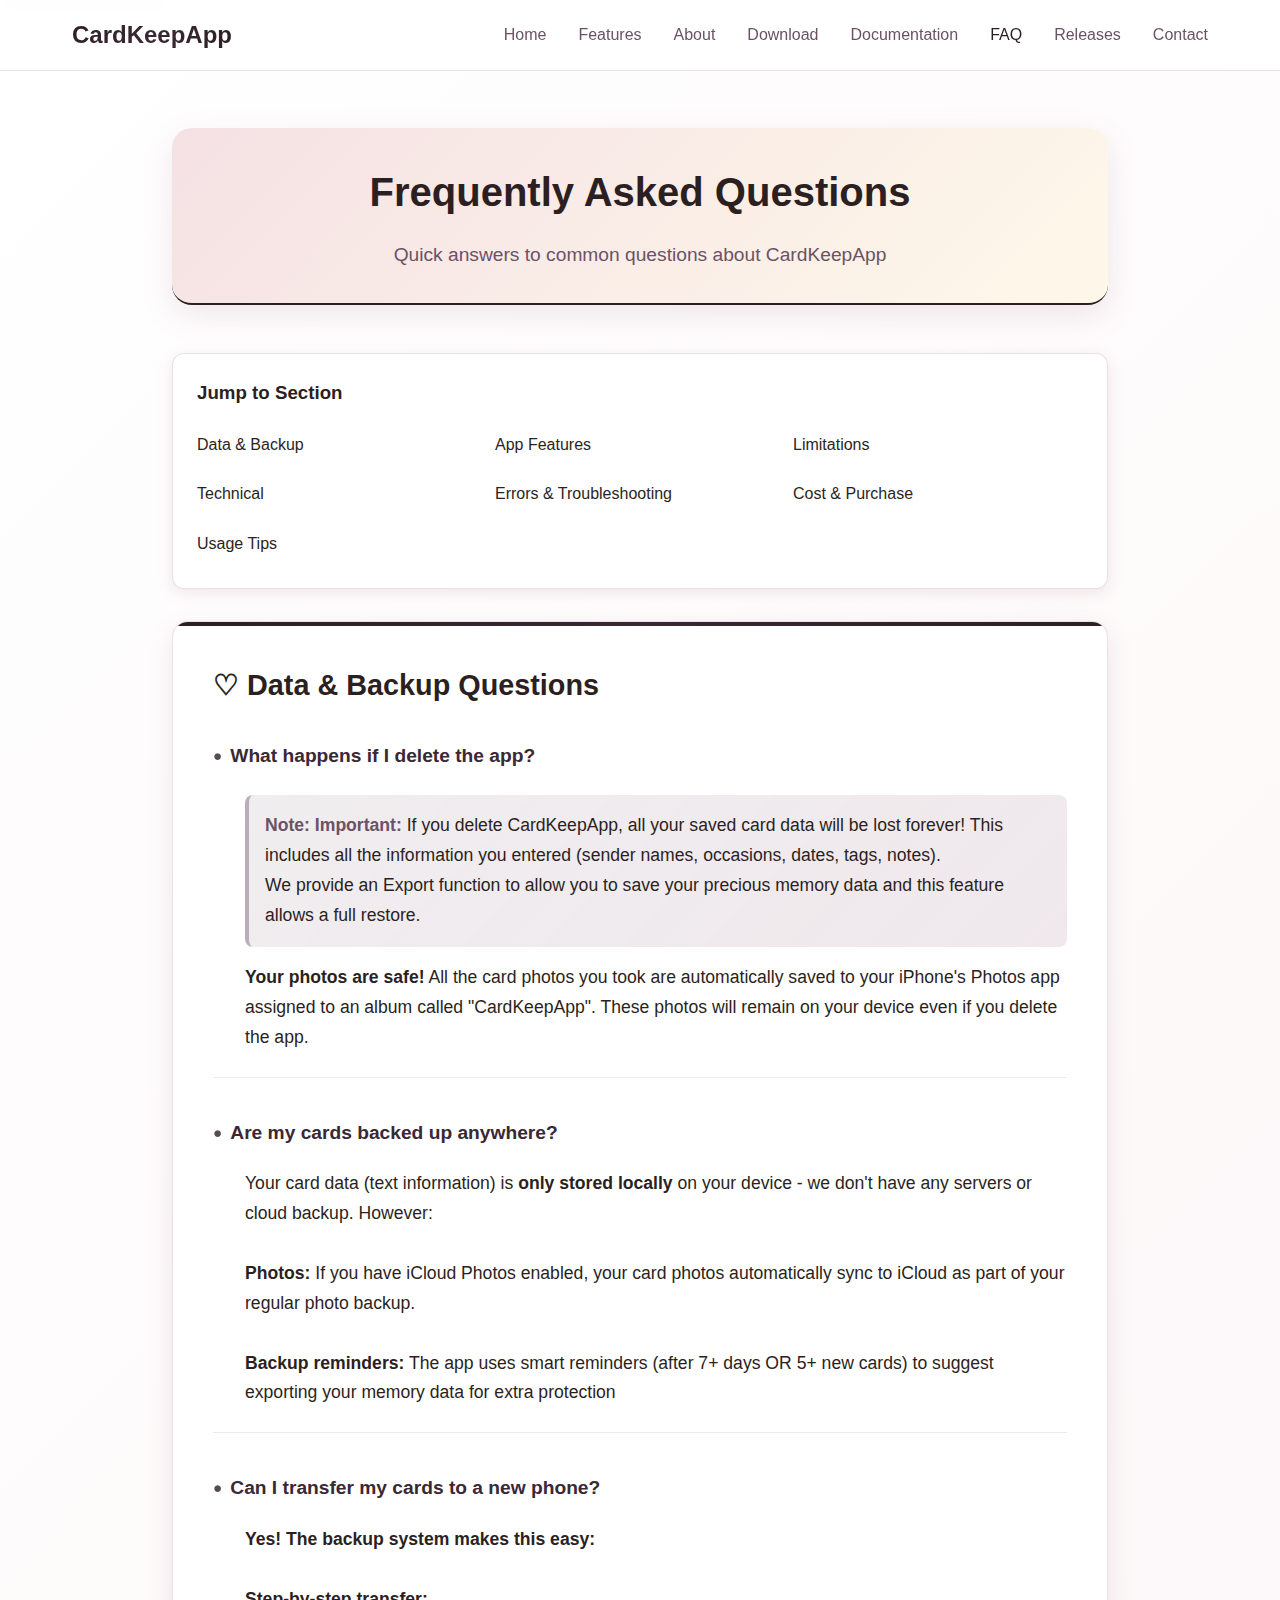
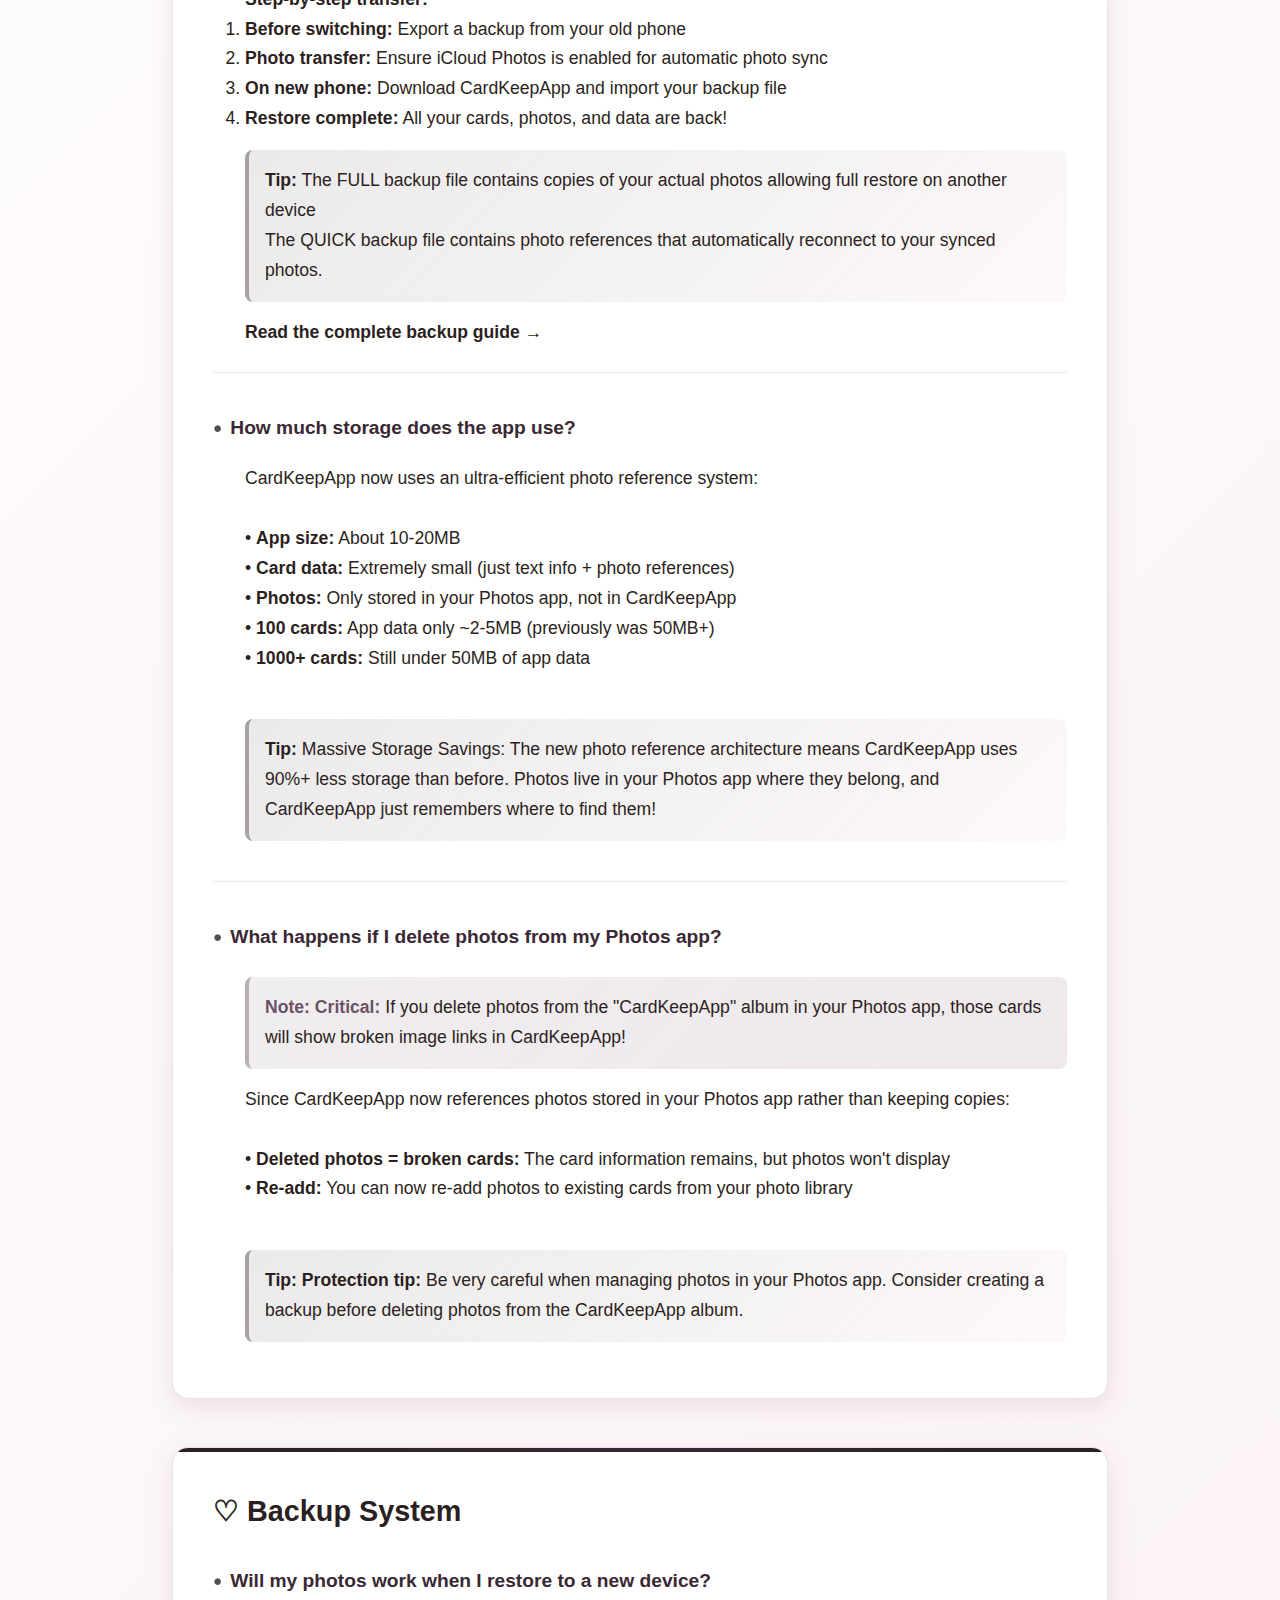
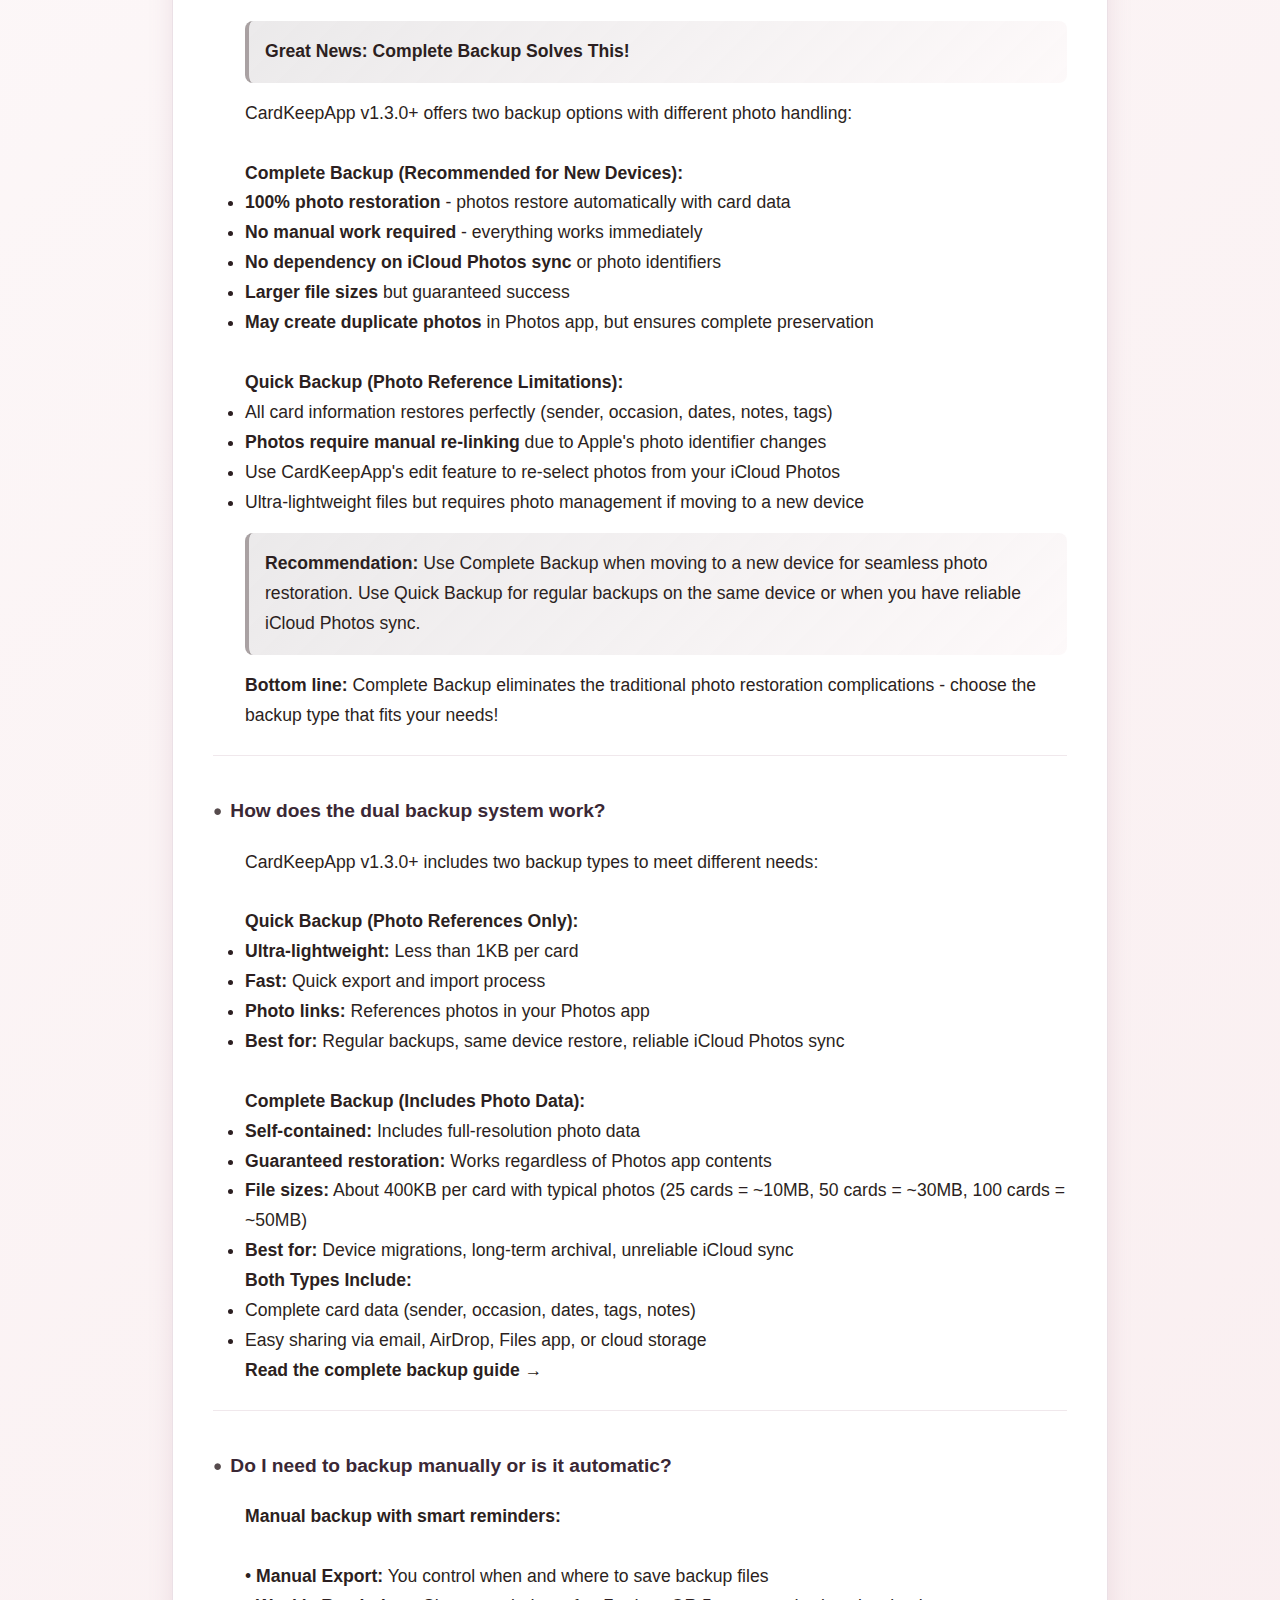
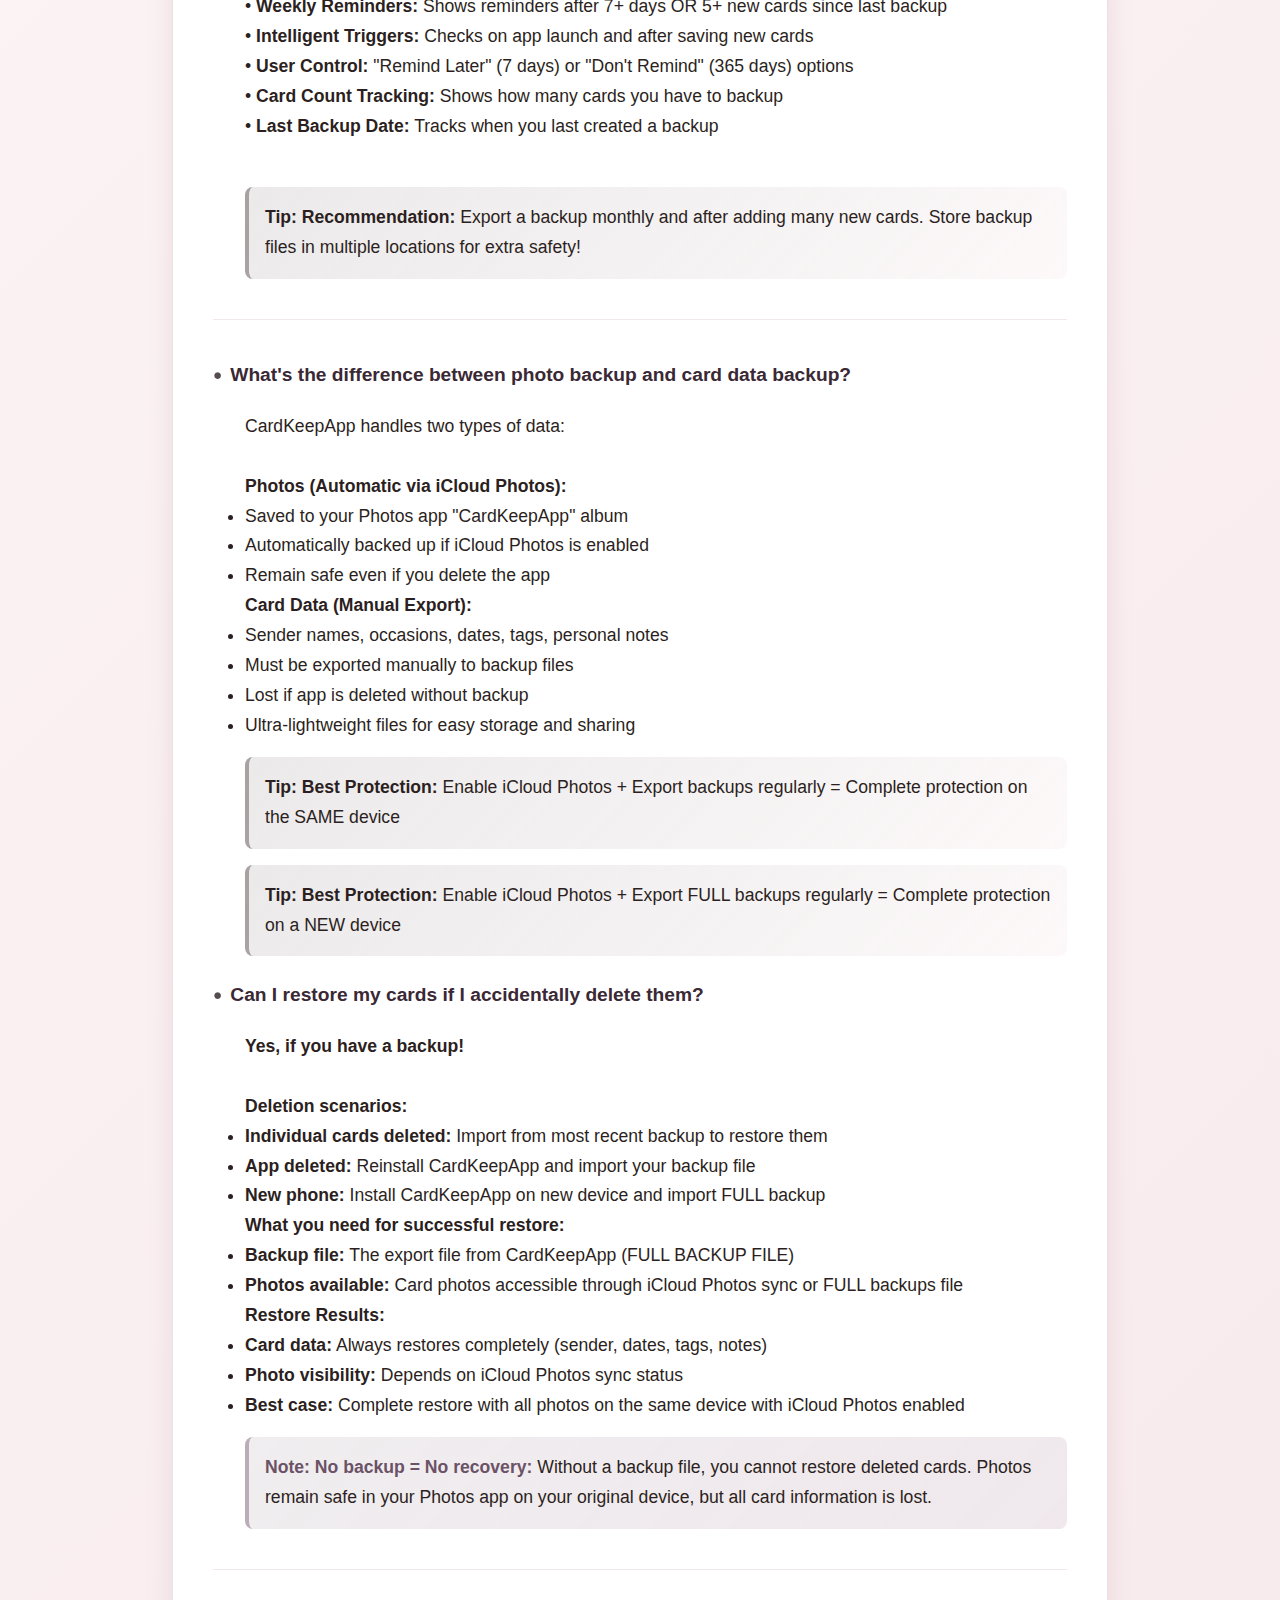
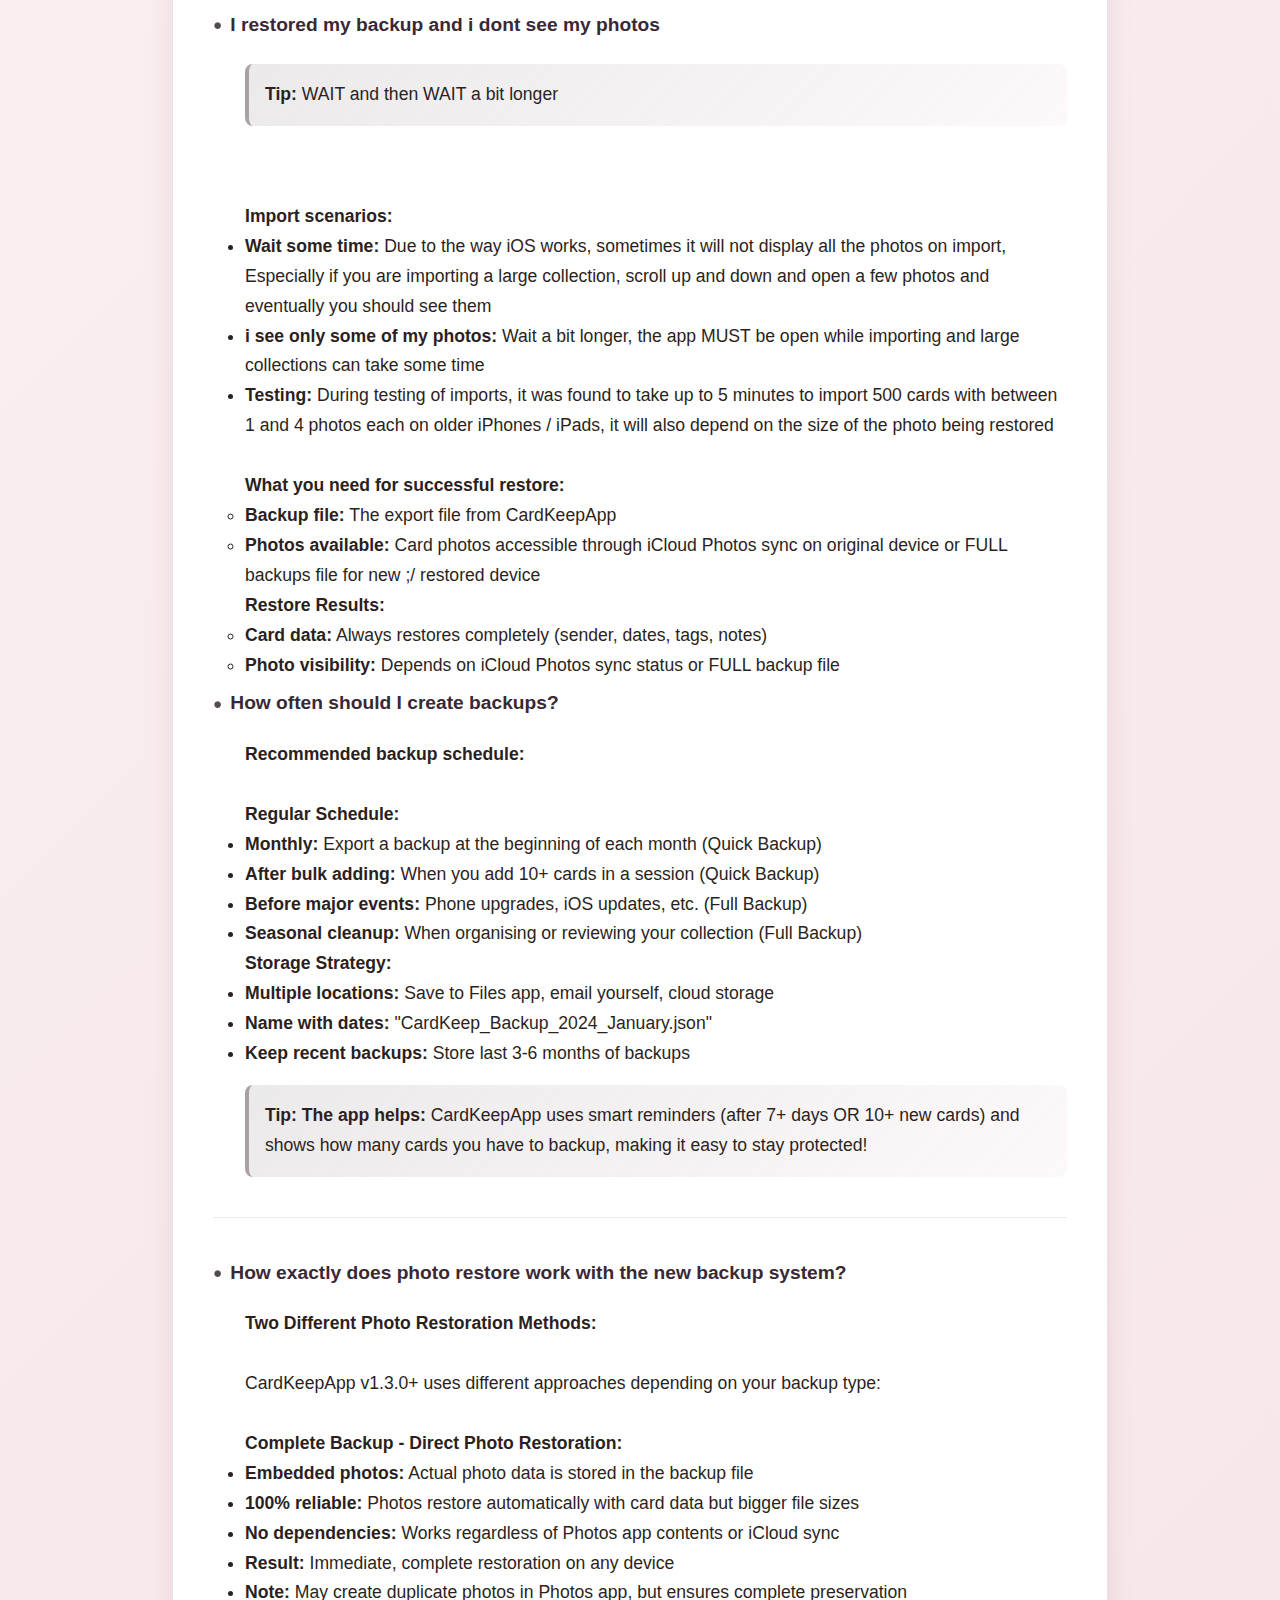
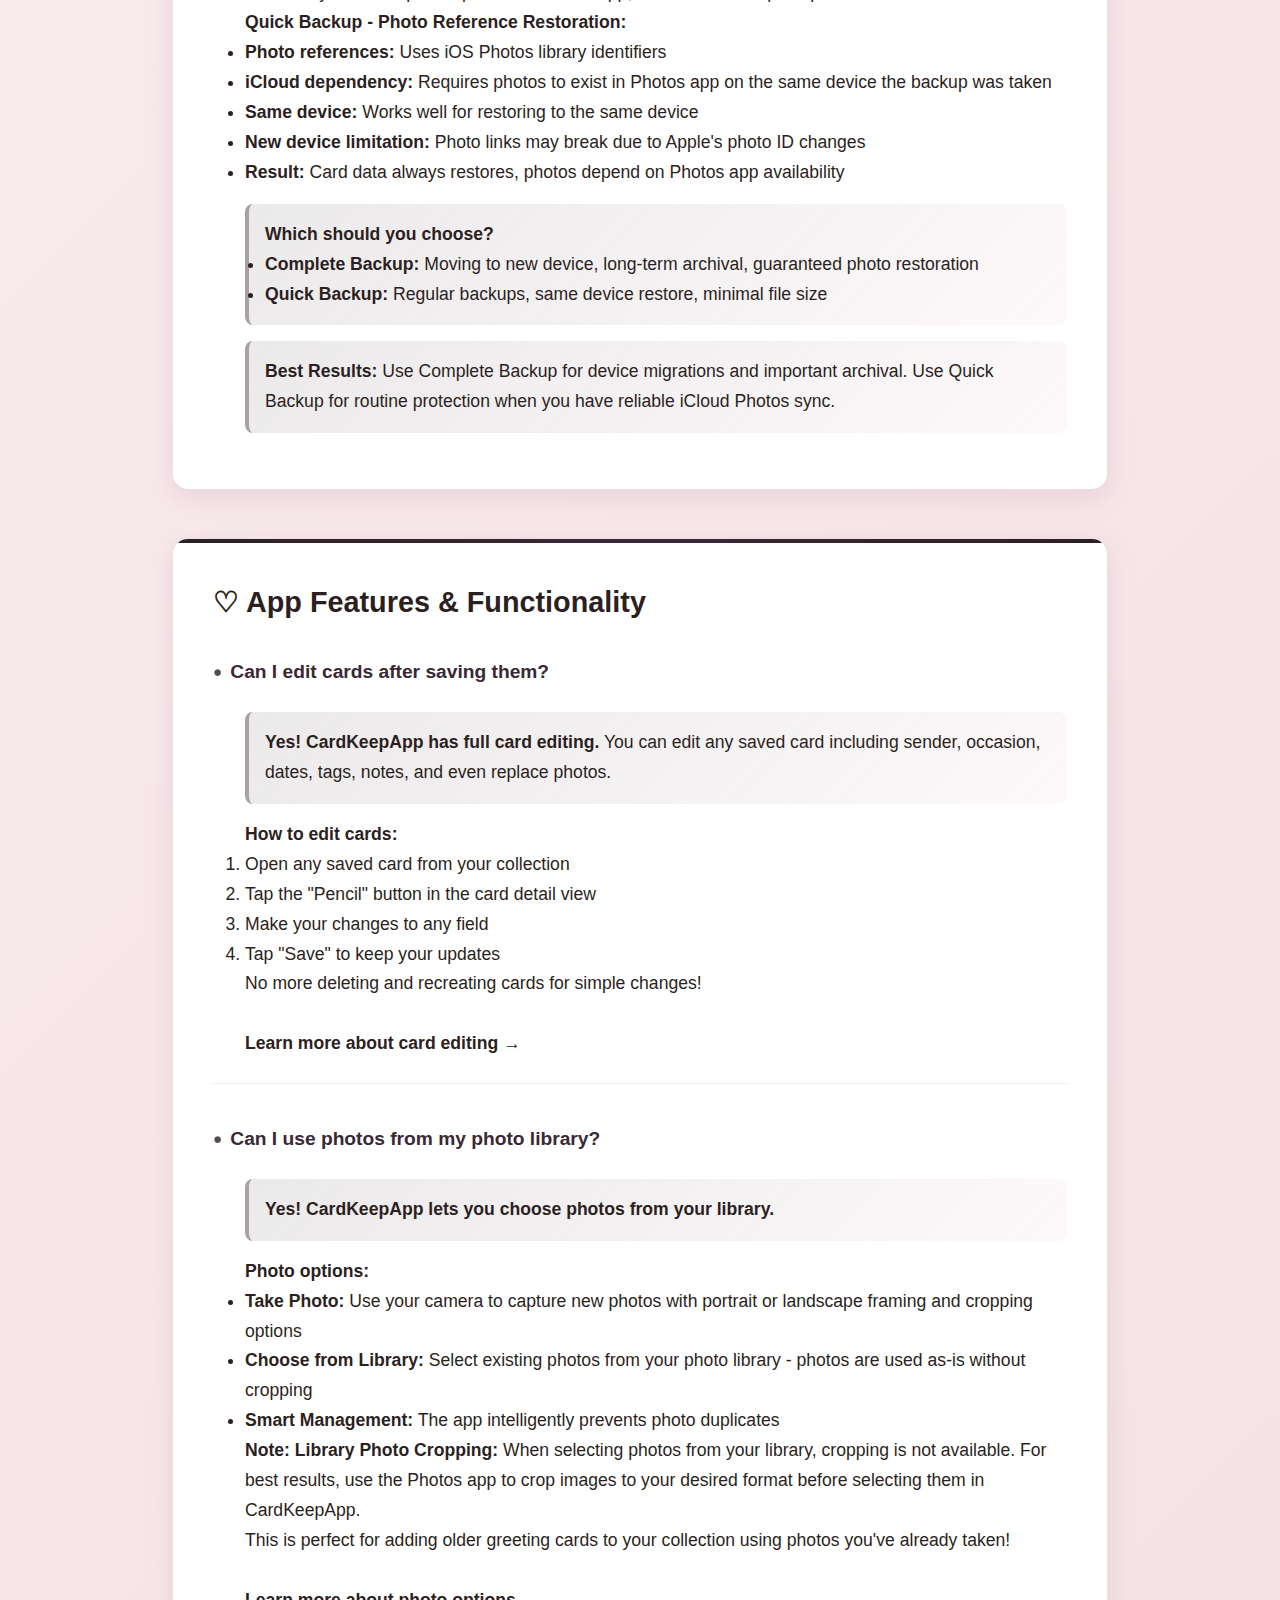
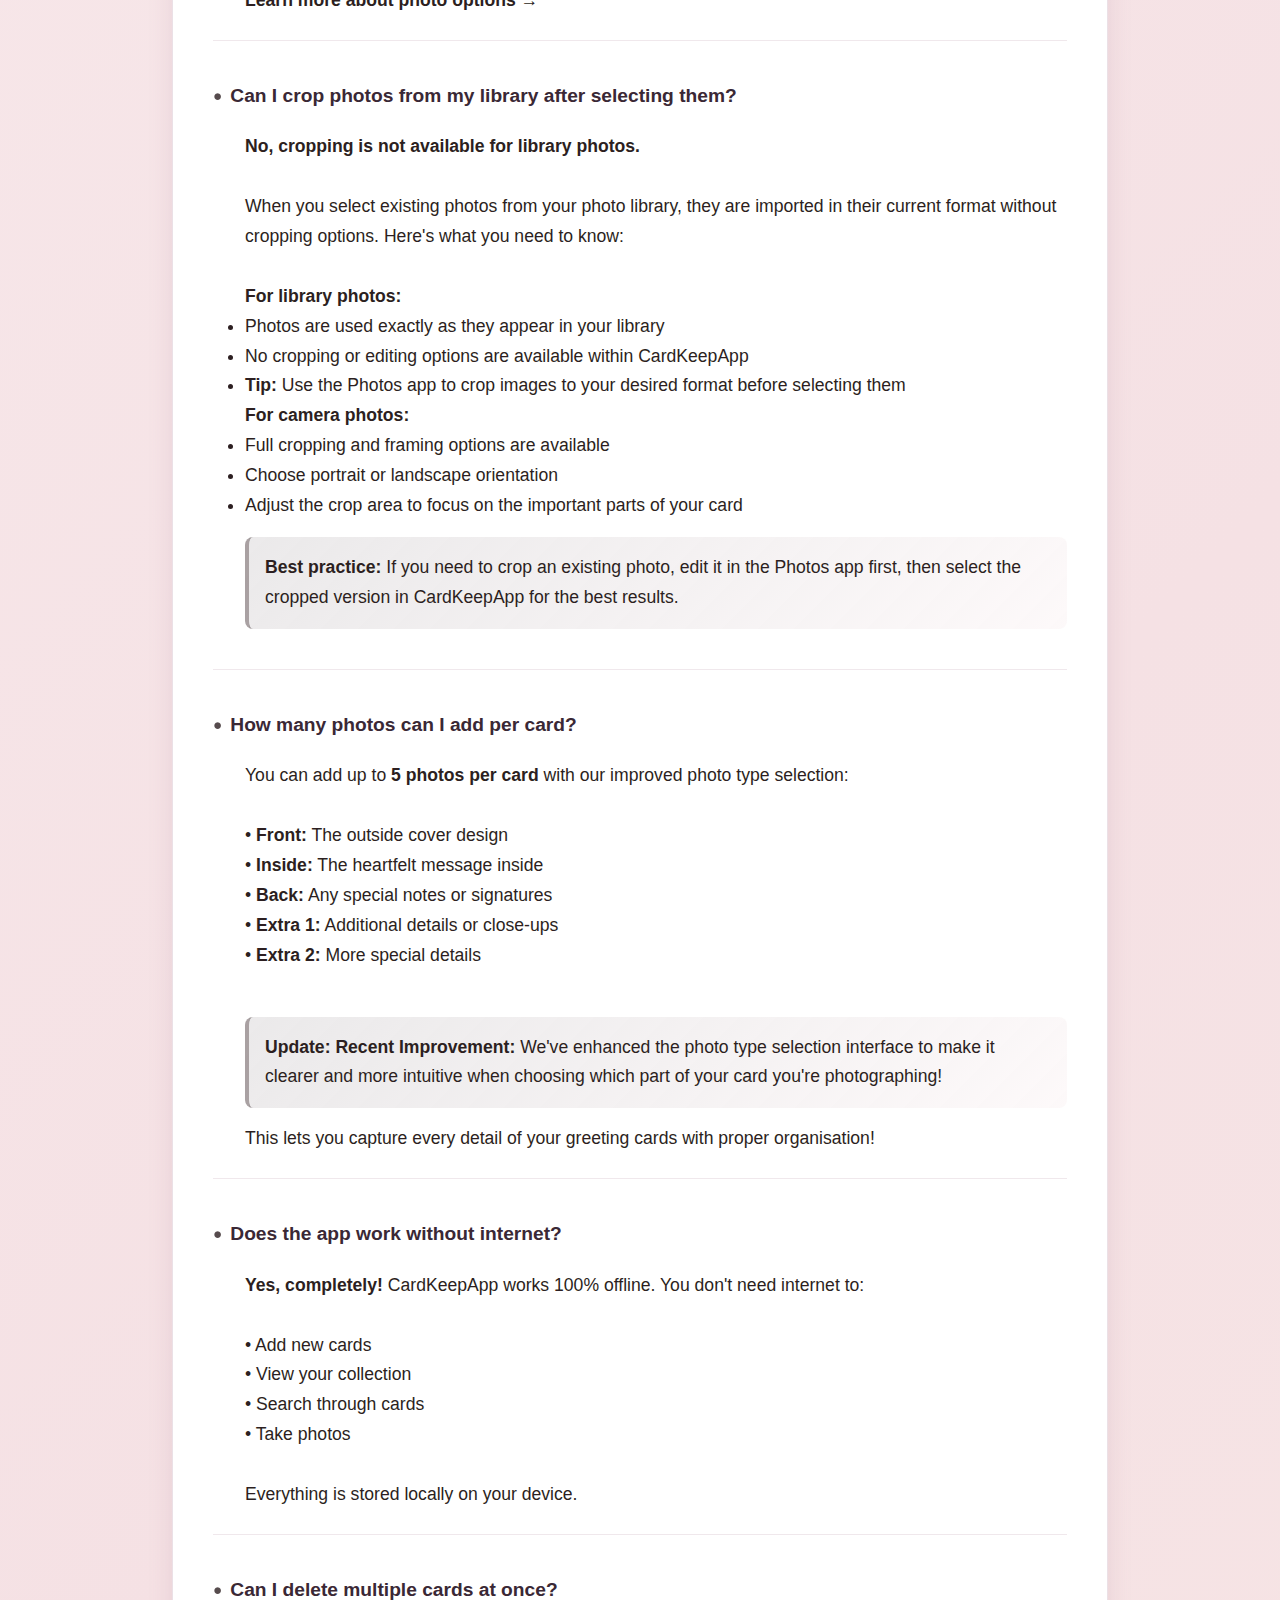
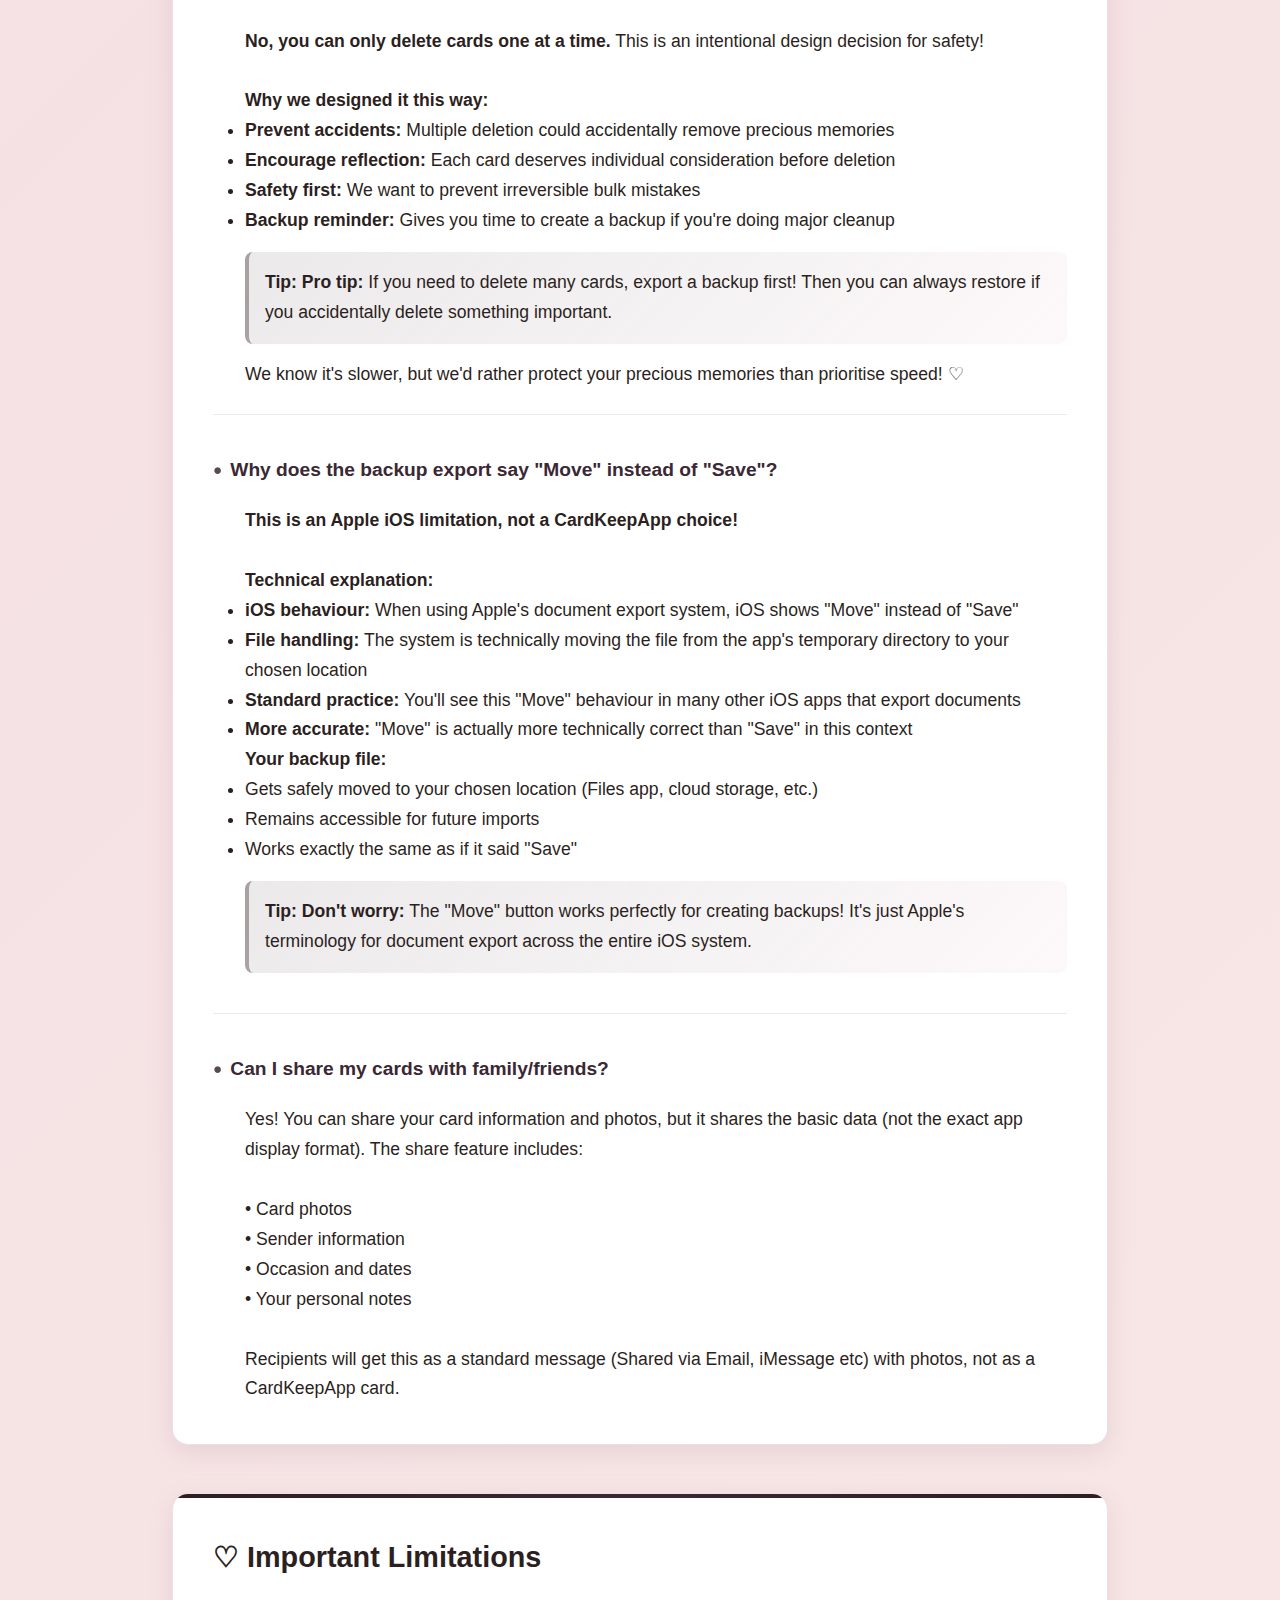
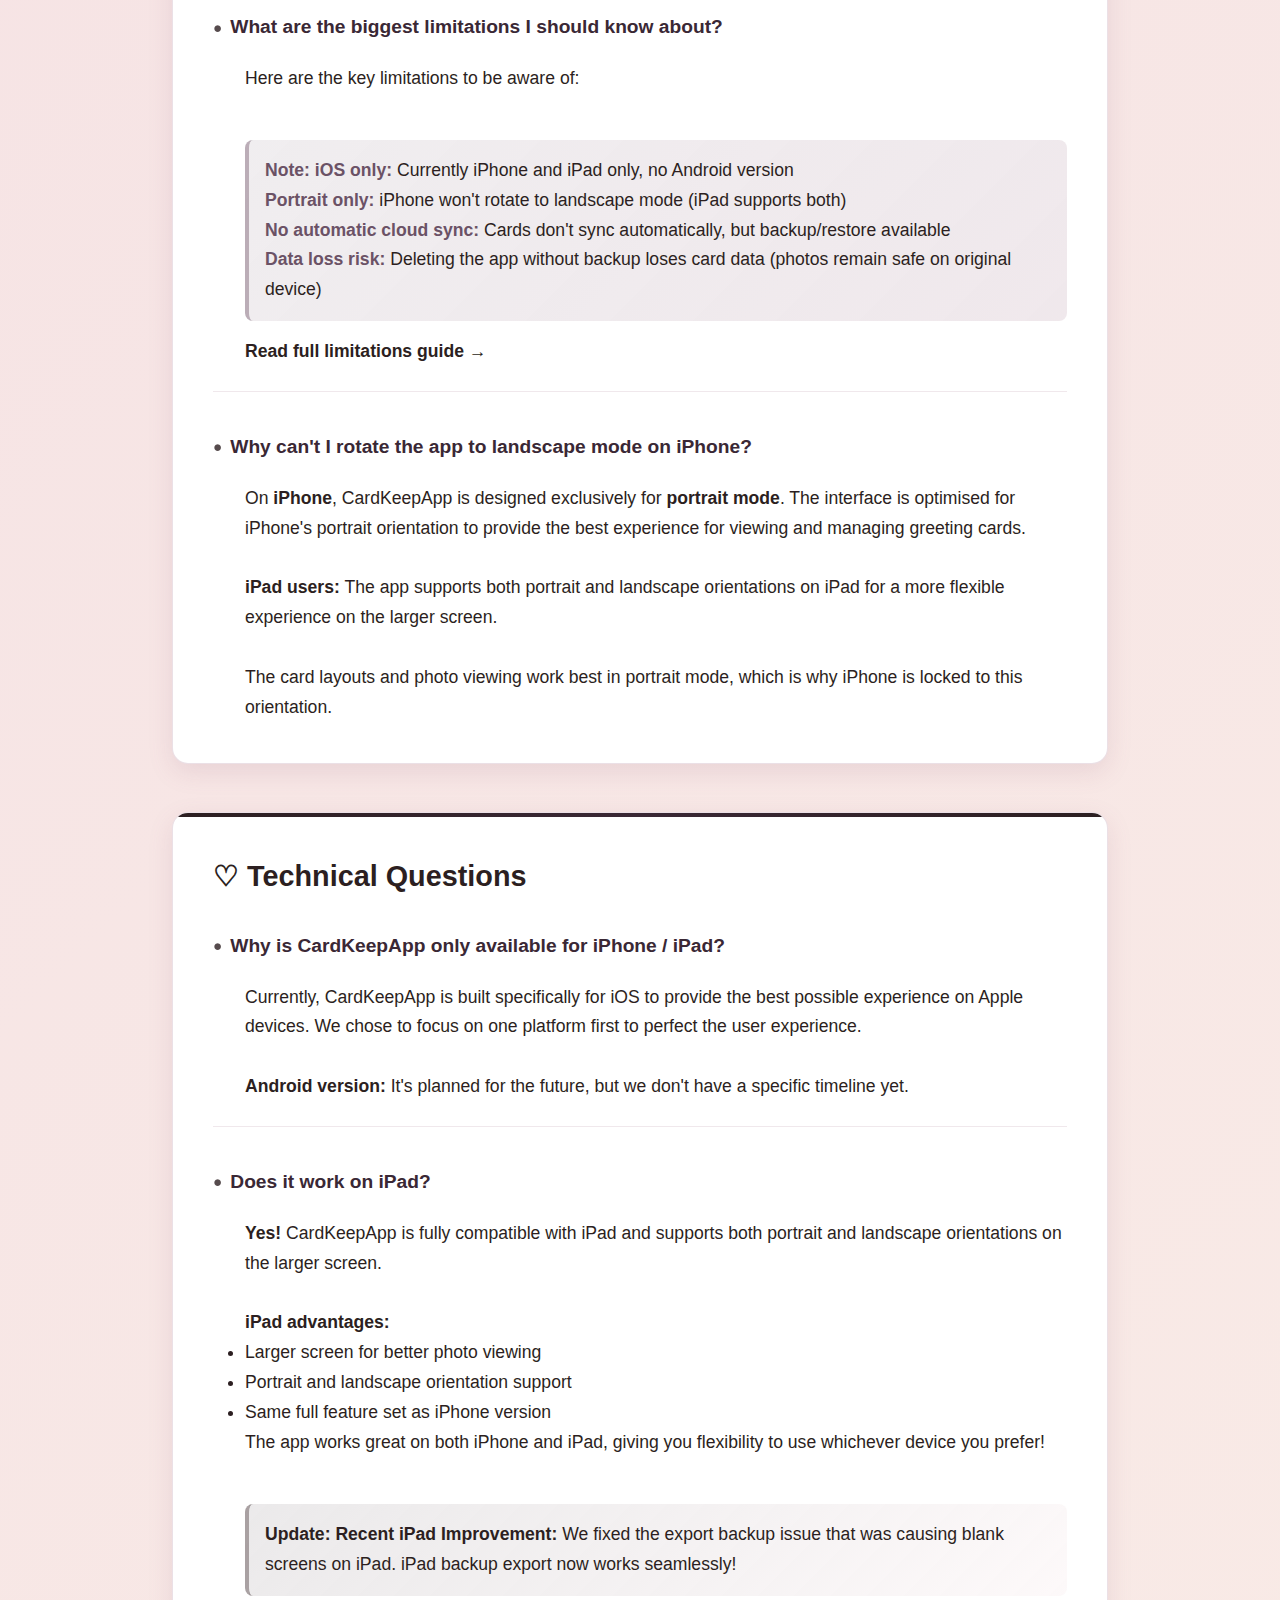
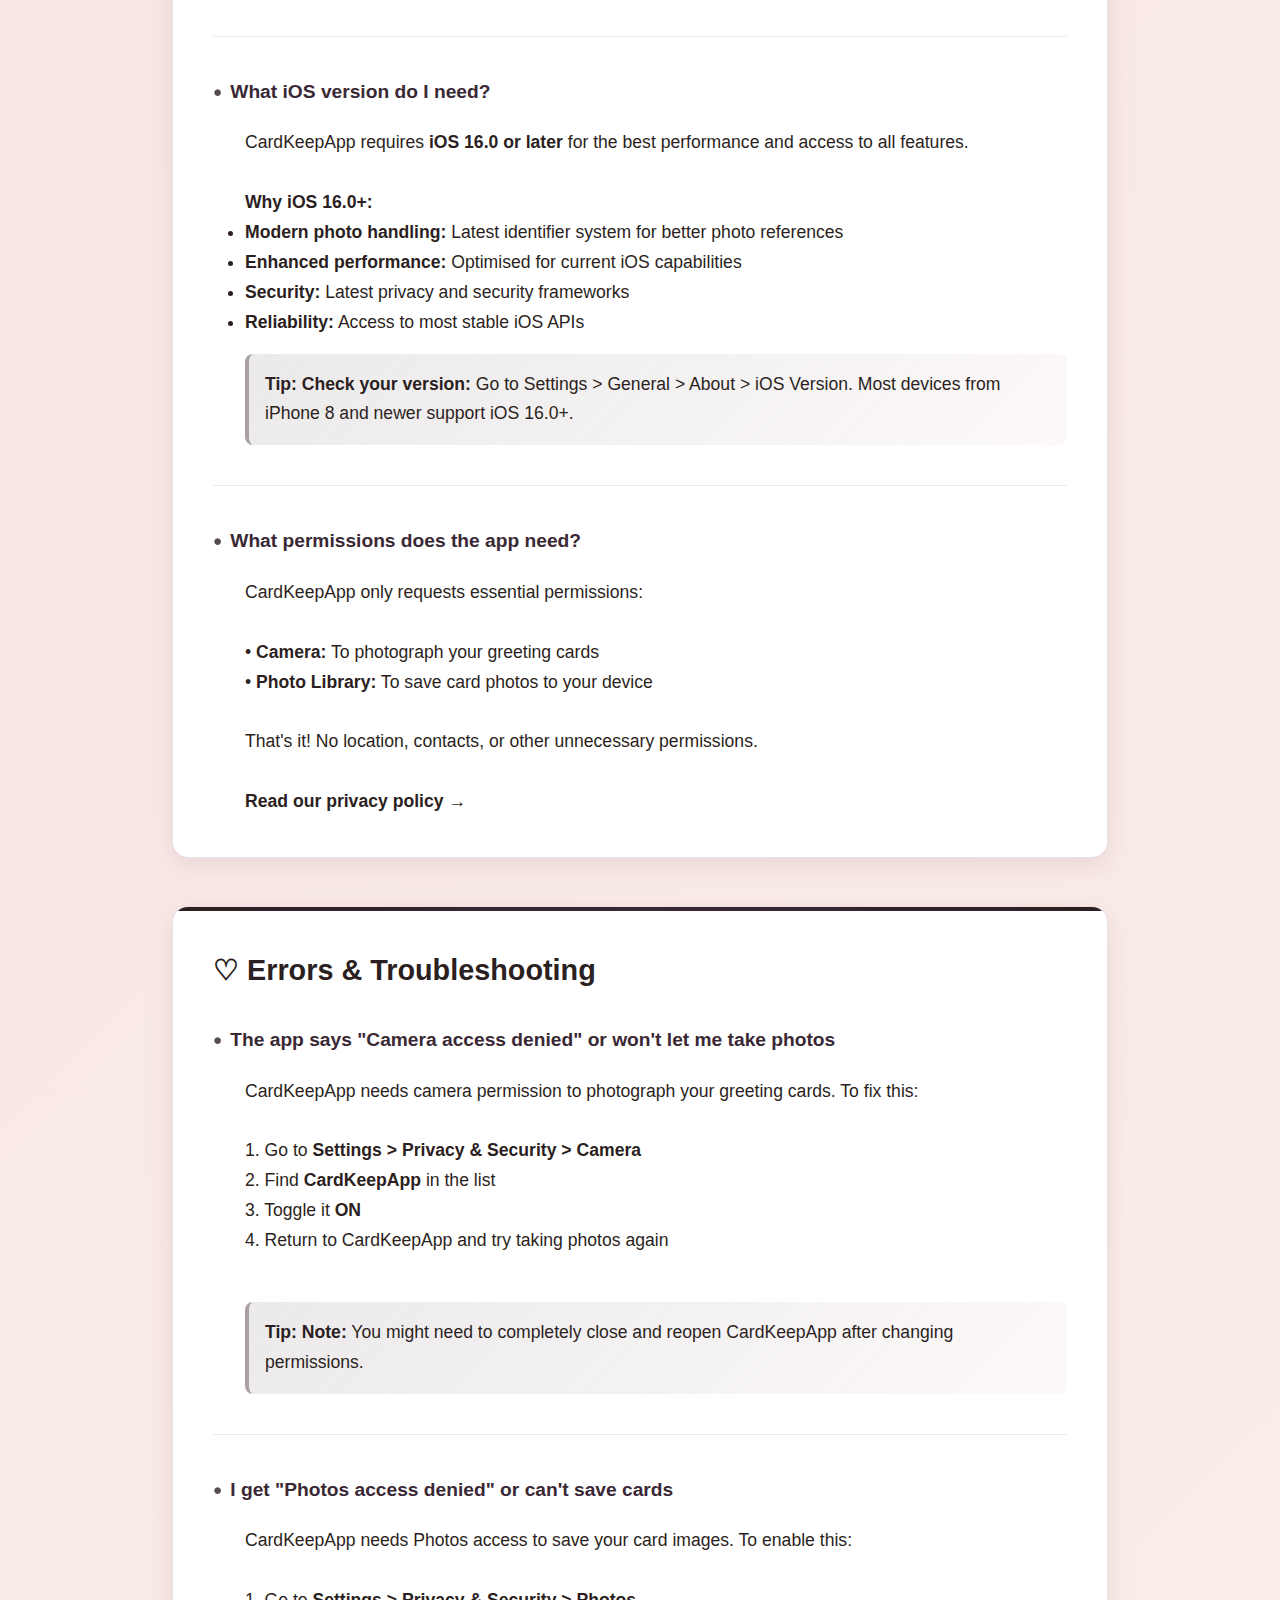
<file: faq.html>
<!doctype html>
<html lang="en">
  <head>
    <meta charset="UTF-8" />
    <meta name="viewport" content="width=device-width, initial-scale=1.0" />
    <meta
      name="description"
      content="CardKeepApp FAQ - Frequently asked questions about using CardKeepApp, data backup, limitations, and features."
    />
    <meta
      name="keywords"
      content="CardKeepApp FAQ, greeting card app help, frequently asked questions, CardKeepApp support"
    />
    <meta name="author" content="CardKeepApp Team" />
    <meta name="robots" content="index, follow" />
    <meta name="theme-color" content="#2C1F21" />
    <meta
      http-equiv="Content-Security-Policy"
      content="default-src 'self'; style-src 'self' 'unsafe-inline' https://fonts.googleapis.com; font-src 'self' https://fonts.gstatic.com; img-src 'self' data:; script-src 'self'; connect-src 'self';"
    />
    <meta http-equiv="X-Frame-Options" content="SAMEORIGIN" />
    <meta http-equiv="X-Content-Type-Options" content="nosniff" />
    <meta http-equiv="Referrer-Policy" content="strict-origin-when-cross-origin" />
    <meta
      http-equiv="Permissions-Policy"
      content="camera=(), microphone=(), geolocation=(), payment=()"
    />

    <title>FAQ - CardKeepApp | Frequently Asked Questions</title>
    <link rel="preload" href="styles.css" as="style" />
    <link rel="stylesheet" href="styles.css" />
    <link rel="preconnect" href="https://fonts.googleapis.com" />
    <link rel="preconnect" href="https://fonts.gstatic.com" crossorigin />
    <link
      href="https://fonts.googleapis.com/css2?family=Inter:wght@300;400;500;600;700&display=swap"
      rel="stylesheet"
    />
    <link rel="icon" type="image/x-icon" href="favicon.ico" />
    <link rel="icon" type="image/png" sizes="32x32" href="favicon-32x32.png" />
    <link rel="icon" type="image/png" sizes="16x16" href="favicon-16x16.png" />
    <link rel="apple-touch-icon" sizes="180x180" href="apple-touch-icon.png" />
    <link rel="manifest" href="site.webmanifest" />
    <link rel="canonical" href="https://cardkeep.app/faq.html" />

    <style>
      .faq-container {
        max-width: 1000px;
        margin: 0 auto;
        padding: 8rem 2rem 2rem 2rem;
        line-height: 1.6;
      }

      .faq-header {
        text-align: center;
        margin-bottom: 3rem;
        padding-bottom: 2rem;
        border-bottom: 2px solid #2C1F21;
        background: linear-gradient(135deg, #F5E1E4 0%, #FEF8E9 100%);
        border-radius: 20px;
        padding: 2rem;
        box-shadow: 0 10px 30px rgba(153, 102, 128, 0.15);
      }

      .faq-header h1 {
        color: #2C1F21;
        font-size: 2.5rem;
        margin: 0 0 1rem 0;
        font-weight: 700;
      }

      .faq-header p {
        color: rgb(107, 82, 102);
        font-size: 1.2rem;
        margin: 0;
      }

      .faq-nav {
        background: #FFFFFF;
        border-radius: 12px;
        padding: 1.5rem;
        margin-bottom: 2rem;
        border: 1px solid rgba(153, 102, 128, 0.2);
        box-shadow: 0 4px 15px rgba(153, 102, 128, 0.15);
      }

      .faq-nav h3 {
        margin: 0 0 1rem 0;
        color: #2C1F21;
      }

      .faq-nav ul {
        list-style: none;
        padding: 0;
        margin: 0;
        display: grid;
        grid-template-columns: repeat(auto-fit, minmax(250px, 1fr));
        gap: 0.5rem;
      }

      .faq-nav a {
        color: #2C1F21;
        text-decoration: none;
        padding: 0.5rem 0;
        display: block;
        border-radius: 6px;
        transition: all 0.3s ease;
      }

      .faq-nav a:hover {
        color: #2C1F21;
        padding-left: 0.5rem;
        background: rgba(245, 225, 228, 0.4);
      }

      .faq-section {
        margin-bottom: 3rem;
        background: #FFFFFF;
        border-radius: 16px;
        padding: 2.5rem;
        border: 1px solid rgba(153, 102, 128, 0.2);
        box-shadow: 0 8px 25px rgba(153, 102, 128, 0.15);
        position: relative;
        overflow: hidden;
      }

      .faq-section::before {
        content: "";
        position: absolute;
        top: 0;
        left: 0;
        right: 0;
        height: 4px;
        background: linear-gradient(
          90deg,
          #2C1F21,
          #3A2835,
          #2C1F21
        );
        border-radius: 16px 16px 0 0;
      }

      .faq-section h2 {
        color: #2C1F21;
        margin-top: 0;
        margin-bottom: 1.5rem;
        font-size: 1.8rem;
        font-weight: 600;
        display: flex;
        align-items: center;
        gap: 0.5rem;
      }

      .faq-item {
        margin-bottom: 2rem;
        padding-bottom: 1.5rem;
        border-bottom: 1px solid rgba(153, 102, 128, 0.15);
      }

      .faq-item:last-child {
        margin-bottom: 0;
        padding-bottom: 0;
        border-bottom: none;
      }

      .faq-question {
        color: #3A2835;
        font-size: 1.2rem;
        font-weight: 600;
        margin-bottom: 0.8rem;
        cursor: pointer;
        display: flex;
        align-items: center;
        gap: 0.5rem;
        padding: 0.5rem 0;
        transition: color 0.3s ease;
      }

      .faq-question:hover {
        color: #2C1F21;
      }

      .faq-question::before {
        content: "●";
        font-size: 0.8em;
        color: #2C1F21;
        opacity: 0.8;
      }

      .faq-answer {
        color: #2C1F21;
        font-size: 1.1rem;
        line-height: 1.7;
        margin-left: 2rem;
      }

      .faq-answer strong {
        color: #2C1F21;
        font-weight: 600;
      }

      .faq-answer a {
        color: #2C1F21;
        text-decoration: none;
        font-weight: 600;
        transition: all 0.3s ease;
      }

      .faq-answer a:hover {
        color: #3A2835;
        text-decoration: underline;
      }

      .warning {
        background: linear-gradient(135deg, rgba(107, 82, 102, 0.1) 0%, rgba(153, 102, 128, 0.15) 100%);
        border-left: 4px solid rgba(107, 82, 102, 0.4);
        border-radius: 8px;
        padding: 1rem;
        margin: 1rem 0;
        font-weight: 500;
      }

      .warning strong {
        color: #6B5266;
      }

      .tip {
        background: linear-gradient(135deg, rgba(60, 44, 53, 0.1) 0%, rgba(245, 225, 228, 0.2) 100%);
        border-left: 4px solid rgba(44, 31, 33, 0.4);
        border-radius: 8px;
        padding: 1rem;
        margin: 1rem 0;
      }

      .tip strong {
        color: #2C1F21;
      }

      .back-section {
        text-align: center;
        margin-top: 3rem;
        padding-top: 2rem;
        border-top: 1px solid rgba(153, 102, 128, 0.2);
        background: linear-gradient(135deg, #F5E1E4 0%, #FEF8E9 100%);
        border-radius: 16px;
        padding: 2rem;
      }

      .back-section p {
        margin-bottom: 1.5rem;
        color: rgb(107, 82, 102);
      }

      .back-section a[href^="mailto"] {
        color: #2C1F21;
        text-decoration: none;
        font-weight: 600;
        transition: all 0.3s ease;
      }

      .back-section a[href^="mailto"]:hover {
        color: #3A2835;
        text-decoration: underline;
      }

      @media (max-width: 768px) {
        .faq-container {
          padding: 6rem 1rem 1rem 1rem;
        }

        .faq-header {
          padding: 1.5rem;
        }

        .faq-header h1 {
          font-size: 2rem;
        }

        .faq-nav ul {
          grid-template-columns: 1fr;
        }

        .faq-section {
          padding: 1.5rem;
        }

        .faq-section h2 {
          font-size: 1.5rem;
        }

        .faq-question {
          font-size: 1.1rem;
        }

        .faq-answer {
          margin-left: 1rem;
          font-size: 1rem;
        }
      }
    </style>
  </head>
  <body role="document">
    <a href="#main" class="skip-link">Skip to main content</a>

    <header class="header" role="banner">
      <nav class="nav" role="navigation" aria-label="Main navigation">
        <div class="nav-brand">
          <h1 class="logo" aria-label="CardKeepApp - Home">
            <a href="index.html">CardKeepApp</a>
          </h1>
        </div>
        <ul class="nav-menu" id="nav-menu" role="menubar">
          <li role="none">
            <a href="index.html" class="nav-link" role="menuitem">Home</a>
          </li>
          <li role="none">
            <a href="index.html#features" class="nav-link" role="menuitem"
              >Features</a
            >
          </li>
          <li role="none">
            <a href="index.html#about" class="nav-link" role="menuitem"
              >About</a
            >
          </li>
          <li role="none">
            <a href="index.html#download" class="nav-link" role="menuitem"
              >Download</a
            >
          </li>
          <li role="none">
            <a href="documentation.html" class="nav-link" role="menuitem"
              >Documentation</a
            >
          </li>
          <li role="none">
            <a
              href="faq.html"
              class="nav-link"
              role="menuitem"
              style="color: var(--gradient-start)"
              >FAQ</a
            >
          </li>
          <li role="none">
            <a href="releases.html" class="nav-link" role="menuitem"
              >Releases</a
            >
          </li>
          <li role="none">
            <a href="index.html#contact" class="nav-link" role="menuitem"
              >Contact</a
            >
          </li>
        </ul>
        <button
          class="hamburger"
          aria-label="Toggle navigation menu"
          aria-expanded="false"
          aria-controls="nav-menu"
        >
          <span aria-hidden="true"></span>
          <span aria-hidden="true"></span>
          <span aria-hidden="true"></span>
        </button>
      </nav>
    </header>

    <main role="main" id="main" class="faq-container">
      <div class="faq-header">
        <h1>Frequently Asked Questions</h1>
        <p>Quick answers to common questions about CardKeepApp</p>
      </div>

      <div class="faq-nav">
        <h3>Jump to Section</h3>
        <ul>
          <li><a href="#data-backup">Data & Backup</a></li>
          <li><a href="#functionality">App Features</a></li>
          <li><a href="#limitations">Limitations</a></li>
          <li><a href="#technical">Technical</a></li>
          <li>
            <a href="#errors-troubleshooting">Errors & Troubleshooting</a>
          </li>
          <li><a href="#cost-purchase">Cost & Purchase</a></li>
          <li><a href="#usage-tips">Usage Tips</a></li>
        </ul>
      </div>

      <section id="data-backup" class="faq-section">
        <h2>♡ Data & Backup Questions</h2>

        <div class="faq-item">
          <div class="faq-question">What happens if I delete the app?</div>
          <div class="faq-answer">
            <div class="warning">
              <strong>Note: Important:</strong> If you delete CardKeepApp, all
              your saved card data will be lost forever! This includes all the
              information you entered (sender names, occasions, dates, tags,
              notes).
              <br />
              We provide an Export function to allow you to save your precious
              memory data and this feature allows a full restore.
            </div>
            <strong>Your photos are safe!</strong> All the card photos you took
            are automatically saved to your iPhone's Photos app assigned to an
            album called "CardKeepApp". These photos will remain on your device
            even if you delete the app.
          </div>
        </div>

        <div class="faq-item">
          <div class="faq-question">Are my cards backed up anywhere?</div>
          <div class="faq-answer">
            Your card data (text information) is
            <strong>only stored locally</strong> on your device - we don't have
            any servers or cloud backup. However: <br /><br />
            <strong>Photos:</strong> If you have iCloud Photos enabled, your
            card photos automatically sync to iCloud as part of your regular
            photo backup. <br /><br />
            <strong>Backup reminders:</strong> The app uses smart reminders
            (after 7+ days OR 5+ new cards) to suggest exporting your memory
            data for extra protection
          </div>
        </div>

        <div class="faq-item">
          <div class="faq-question">
            Can I transfer my cards to a new phone?
          </div>
          <div class="faq-answer">
            <strong>Yes! The backup system makes this easy:</strong>
            <br /><br />
            <strong>Step-by-step transfer:</strong>
            <ol>
              <li>
                <strong>Before switching:</strong> Export a backup from your old
                phone
              </li>
              <li>
                <strong>Photo transfer:</strong> Ensure iCloud Photos is enabled
                for automatic photo sync
              </li>
              <li>
                <strong>On new phone:</strong> Download CardKeepApp and import
                your backup file
              </li>
              <li>
                <strong>Restore complete:</strong> All your cards, photos, and
                data are back!
              </li>
            </ol>
            <div class="tip">
              <strong>Tip:</strong> The FULL backup file contains copies of your
              actual photos allowing full restore on another device
              <br />
              The QUICK backup file contains photo references that automatically
              reconnect to your synced photos.
            </div>
            <a href="documentation.html#backup-export"
              >Read the complete backup guide →</a
            >
          </div>
        </div>

        <div class="faq-item">
          <div class="faq-question">How much storage does the app use?</div>
          <div class="faq-answer">
            CardKeepApp now uses an ultra-efficient photo reference system:
            <br /><br />
            • <strong>App size:</strong> About 10-20MB<br />
            • <strong>Card data:</strong> Extremely small (just text info +
            photo references)<br />
            • <strong>Photos:</strong> Only stored in your Photos app, not in
            CardKeepApp<br />
            • <strong>100 cards:</strong> App data only ~2-5MB (previously was
            50MB+)<br />
            • <strong>1000+ cards:</strong> Still under 50MB of app data<br />
            <br />
            <div class="tip">
              <strong>Tip:</strong> Massive Storage Savings: The new photo
              reference architecture means CardKeepApp uses 90%+ less storage
              than before. Photos live in your Photos app where they belong, and
              CardKeepApp just remembers where to find them!
            </div>
          </div>
        </div>

        <div class="faq-item">
          <div class="faq-question">
            What happens if I delete photos from my Photos app?
          </div>
          <div class="faq-answer">
            <div class="warning">
              <strong>Note: Critical:</strong> If you delete photos from the
              "CardKeepApp" album in your Photos app, those cards will show
              broken image links in CardKeepApp!
            </div>
            Since CardKeepApp now references photos stored in your Photos app
            rather than keeping copies:
            <br /><br />
            • <strong>Deleted photos = broken cards:</strong> The card
            information remains, but photos won't display<br />
            • <strong>Re-add:</strong> You can now re-add photos to existing
            cards from your photo library<br />
            <br />
            <div class="tip">
              <strong>Tip: Protection tip:</strong> Be very careful when
              managing photos in your Photos app. Consider creating a backup
              before deleting photos from the CardKeepApp album.
            </div>
          </div>
        </div>
      </section>

      <section id="backup-system" class="faq-section">
        <h2>♡ Backup System</h2>

        <div class="faq-item">
          <div class="faq-question">
            Will my photos work when I restore to a new device?
          </div>
          <div class="faq-answer">
            <div class="tip">
              <strong>Great News: Complete Backup Solves This!</strong>
            </div>
            CardKeepApp v1.3.0+ offers two backup options with different photo
            handling:
            <br /><br />
            <strong>Complete Backup (Recommended for New Devices):</strong>
            <ul>
              <li>
                <strong>100% photo restoration</strong> - photos restore
                automatically with card data
              </li>
              <li>
                <strong>No manual work required</strong> - everything works
                immediately
              </li>
              <li>
                <strong>No dependency on iCloud Photos sync</strong> or photo
                identifiers
              </li>
              <li><strong>Larger file sizes</strong> but guaranteed success</li>
              <li>
                <strong>May create duplicate photos</strong> in Photos app, but
                ensures complete preservation
              </li>
            </ul>
            <br />
            <strong>Quick Backup (Photo Reference Limitations):</strong>
            <ul>
              <li>
                All card information restores perfectly (sender, occasion,
                dates, notes, tags)
              </li>
              <li>
                <strong>Photos require manual re-linking</strong> due to Apple's
                photo identifier changes
              </li>
              <li>
                Use CardKeepApp's edit feature to re-select photos from your
                iCloud Photos
              </li>
              <li>
                Ultra-lightweight files but requires photo management if moving
                to a new device
              </li>
            </ul>
            <div class="tip">
              <strong>Recommendation:</strong> Use Complete Backup when moving
              to a new device for seamless photo restoration. Use Quick Backup
              for regular backups on the same device or when you have reliable
              iCloud Photos sync.
            </div>
            <strong>Bottom line:</strong> Complete Backup eliminates the
            traditional photo restoration complications - choose the backup type
            that fits your needs!
          </div>
        </div>

        <div class="faq-item">
          <div class="faq-question">How does the dual backup system work?</div>
          <div class="faq-answer">
            CardKeepApp v1.3.0+ includes two backup types to meet different
            needs:
            <br /><br />
            <strong>Quick Backup (Photo References Only):</strong>
            <ul>
              <li>
                <strong>Ultra-lightweight:</strong> Less than 1KB per card
              </li>
              <li><strong>Fast:</strong> Quick export and import process</li>
              <li>
                <strong>Photo links:</strong> References photos in your Photos
                app
              </li>
              <li>
                <strong>Best for:</strong> Regular backups, same device restore,
                reliable iCloud Photos sync
              </li>
            </ul>
            <br />
            <strong>Complete Backup (Includes Photo Data):</strong>
            <ul>
              <li>
                <strong>Self-contained:</strong> Includes full-resolution photo
                data
              </li>
              <li>
                <strong>Guaranteed restoration:</strong> Works regardless of
                Photos app contents
              </li>
              <li>
                <strong>File sizes:</strong> About 400KB per card with typical
                photos (25 cards = ~10MB, 50 cards = ~30MB, 100 cards = ~50MB)
              </li>
              <li>
                <strong>Best for:</strong> Device migrations, long-term
                archival, unreliable iCloud sync
              </li>
            </ul>
            <strong>Both Types Include:</strong>
            <ul>
              <li>Complete card data (sender, occasion, dates, tags, notes)</li>
              <li>
                Easy sharing via email, AirDrop, Files app, or cloud storage
              </li>
            </ul>
            <a href="documentation.html#backup-export"
              >Read the complete backup guide →</a
            >
          </div>
        </div>

        <div class="faq-item">
          <div class="faq-question">
            Do I need to backup manually or is it automatic?
          </div>
          <div class="faq-answer">
            <strong>Manual backup with smart reminders:</strong>
            <br /><br />
            • <strong>Manual Export:</strong> You control when and where to save
            backup files<br />
            • <strong>Weekly Reminders:</strong> Shows reminders after 7+ days
            OR 5+ new cards since last backup<br />
            • <strong>Intelligent Triggers:</strong> Checks on app launch and
            after saving new cards<br />
            • <strong>User Control:</strong> "Remind Later" (7 days) or "Don't
            Remind" (365 days) options<br />
            • <strong>Card Count Tracking:</strong> Shows how many cards you
            have to backup<br />
            • <strong>Last Backup Date:</strong> Tracks when you last created a
            backup<br />
            <br />
            <div class="tip">
              <strong>Tip: Recommendation:</strong> Export a backup monthly and
              after adding many new cards. Store backup files in multiple
              locations for extra safety!
            </div>
          </div>
        </div>

        <div class="faq-item">
          <div class="faq-question">
            What's the difference between photo backup and card data backup?
          </div>
          <div class="faq-answer">
            CardKeepApp handles two types of data:
            <br /><br />
            <strong>Photos (Automatic via iCloud Photos):</strong>
            <ul>
              <li>Saved to your Photos app "CardKeepApp" album</li>
              <li>Automatically backed up if iCloud Photos is enabled</li>
              <li>Remain safe even if you delete the app</li>
            </ul>
            <strong>Card Data (Manual Export):</strong>
            <ul>
              <li>Sender names, occasions, dates, tags, personal notes</li>
              <li>Must be exported manually to backup files</li>
              <li>Lost if app is deleted without backup</li>
              <li>Ultra-lightweight files for easy storage and sharing</li>
            </ul>
            <div class="tip">
              <strong>Tip: Best Protection:</strong> Enable iCloud Photos +
              Export backups regularly = Complete protection on the SAME device
            </div>
            <div class="tip">
              <strong>Tip: Best Protection:</strong> Enable iCloud Photos +
              Export FULL backups regularly = Complete protection on a NEW
              device
            </div>
          </div>

          <div class="faq-item">
            <div class="faq-question">
              Can I restore my cards if I accidentally delete them?
            </div>
            <div class="faq-answer">
              <strong>Yes, if you have a backup!</strong>
              <br /><br />
              <strong>Deletion scenarios:</strong>
              <ul>
                <li>
                  <strong>Individual cards deleted:</strong> Import from most
                  recent backup to restore them
                </li>
                <li>
                  <strong>App deleted:</strong> Reinstall CardKeepApp and import
                  your backup file
                </li>
                <li>
                  <strong>New phone:</strong> Install CardKeepApp on new device
                  and import FULL backup
                </li>
              </ul>
              <strong>What you need for successful restore:</strong>
              <ul>
                <li>
                  <strong>Backup file:</strong> The export file from CardKeepApp (FULL BACKUP FILE)
                </li>
                <li>
                  <strong>Photos available:</strong> Card photos accessible
                  through iCloud Photos sync or FULL backups file
                </li>
              </ul>
              <strong>Restore Results:</strong>
              <ul>
                <li>
                  <strong>Card data:</strong> Always restores completely
                  (sender, dates, tags, notes)
                </li>
                <li>
                  <strong>Photo visibility:</strong> Depends on iCloud Photos
                  sync status
                </li>
                <li>
                  <strong>Best case:</strong> Complete restore with all photos on the same device with
                  iCloud Photos enabled
                </li>
              </ul>
              <div class="warning">
                <strong>Note: No backup = No recovery:</strong> Without a backup
                file, you cannot restore deleted cards. Photos remain safe
                in your Photos app on your original device, but all card information is lost.
              </div>
            </div>
          </div>

          <div class="faq-item">
            <div class="faq-question">
              I restored my backup and i dont see my photos
            </div>
            <div class="faq-answer">
              <div class="tip">
                <strong>Tip:</strong> WAIT and then WAIT a bit longer
              </div>
              <br /><br />
              <strong>Import scenarios:</strong>
              <ul>
                <li>
                  <strong>Wait some time:</strong> Due to the way iOS works, sometimes it will not display all the photos on import, Especially if you are importing a large collection, scroll up and down and open a few photos and eventually you should see them</li>
                <li>
                  <strong>i see only some of my photos:</strong> Wait a bit longer, the app MUST be open while importing and large collections can take some time
                </li>
				<li>
                  <strong>Testing:</strong> During testing of imports, it was found to take up to 5 minutes to import 500 cards with between 1 and 4 photos each on older iPhones / iPads, it will also depend on the size of the photo being restored</li>
				<br>
              <strong>What you need for successful restore:</strong>
              <ul>
                <li>
                  <strong>Backup file:</strong> The export file from CardKeepApp
                </li>
                <li>
                  <strong>Photos available:</strong> Card photos accessible
                  through iCloud Photos sync on original device or FULL backups file for new ;/ restored device
                </li>
              </ul>
              <strong>Restore Results:</strong>
              <ul>
                <li>
                  <strong>Card data:</strong> Always restores completely
                  (sender, dates, tags, notes)
                </li>
                <li>
                  <strong>Photo visibility:</strong> Depends on iCloud Photos
                  sync status or FULL backup file
                </li>
              </ul>
          </div>
          
          <div class="faq-item">
            <div class="faq-question">How often should I create backups?</div>
            <div class="faq-answer">
              <strong>Recommended backup schedule:</strong>
              <br /><br />
              <strong>Regular Schedule:</strong>
              <ul>
                <li>
                  <strong>Monthly:</strong> Export a backup at the beginning of
                  each month (Quick Backup)
                </li>
                <li>
                  <strong>After bulk adding:</strong> When you add 10+ cards in
                  a session (Quick Backup)
                </li>
                <li>
                  <strong>Before major events:</strong> Phone upgrades, iOS
                  updates, etc. (Full Backup)
                </li>
                <li>
                  <strong>Seasonal cleanup:</strong> When organising or
                  reviewing your collection (Full Backup)
                </li>
              </ul>
              <strong>Storage Strategy:</strong>
              <ul>
                <li>
                  <strong>Multiple locations:</strong> Save to Files app, email
                  yourself, cloud storage
                </li>
                <li>
                  <strong>Name with dates:</strong>
                  "CardKeep_Backup_2024_January.json"
                </li>
                <li>
                  <strong>Keep recent backups:</strong> Store last 3-6 months of
                  backups
                </li>
              </ul>
              <div class="tip">
                <strong>Tip: The app helps:</strong> CardKeepApp uses smart
                reminders (after 7+ days OR 10+ new cards) and shows how many
                cards you have to backup, making it easy to stay protected!
              </div>
            </div>
          </div>

          <div class="faq-item">
            <div class="faq-question">
              How exactly does photo restore work with the new backup system?
            </div>
            <div class="faq-answer">
              <strong>Two Different Photo Restoration Methods:</strong>
              <br /><br />
              CardKeepApp v1.3.0+ uses different approaches depending on your
              backup type:
              <br /><br />
              <strong>Complete Backup - Direct Photo Restoration:</strong>
              <ul>
                <li>
                  <strong>Embedded photos:</strong> Actual photo data is stored
                  in the backup file
                </li>
                <li>
                  <strong>100% reliable:</strong> Photos restore automatically
                  with card data but bigger file sizes
                </li>
                <li>
                  <strong>No dependencies:</strong> Works regardless of Photos
                  app contents or iCloud sync
                </li>
                <li>
                  <strong>Result:</strong> Immediate, complete restoration on
                  any device
                </li>
                <li>
                  <strong>Note:</strong> May create duplicate photos in Photos
                  app, but ensures complete preservation
                </li>
              </ul>
              <strong>Quick Backup - Photo Reference Restoration:</strong>
              <ul>
                <li>
                  <strong>Photo references:</strong> Uses iOS Photos library
                  identifiers
                </li>
                <li>
                  <strong>iCloud dependency:</strong> Requires photos to exist
                  in Photos app on the same device the backup was taken
                </li>
                <li>
                  <strong>Same device:</strong> Works well for restoring to the
                  same device
                </li>
                <li>
                  <strong>New device limitation:</strong> Photo links may break
                  due to Apple's photo ID changes
                </li>
                <li>
                  <strong>Result:</strong> Card data always restores, photos
                  depend on Photos app availability
                </li>
              </ul>

              <div class="tip">
                <strong>Which should you choose?</strong>
                <ul>
                  <li>
                    <strong>Complete Backup:</strong> Moving to new device,
                    long-term archival, guaranteed photo restoration
                  </li>
                  <li>
                    <strong>Quick Backup:</strong> Regular backups, same device
                    restore, minimal file size
                  </li>
                </ul>
              </div>

              <div class="tip">
                <strong>Best Results:</strong> Use Complete Backup for device
                migrations and important archival. Use Quick Backup for routine
                protection when you have reliable iCloud Photos sync.
              </div>
            </div>
          </div>
        </div>
      </section>

      <section id="functionality" class="faq-section">
        <h2>♡ App Features & Functionality</h2>

        <div class="faq-item">
          <div class="faq-question">Can I edit cards after saving them?</div>
          <div class="faq-answer">
            <div class="tip">
              <strong>Yes! CardKeepApp has full card editing.</strong>
              You can edit any saved card including sender, occasion, dates,
              tags, notes, and even replace photos.
            </div>
            <strong>How to edit cards:</strong>
            <ol>
              <li>Open any saved card from your collection</li>
              <li>Tap the "Pencil" button in the card detail view</li>
              <li>Make your changes to any field</li>
              <li>Tap "Save" to keep your updates</li>
            </ol>
            No more deleting and recreating cards for simple changes!
            <br /><br />
            <a href="documentation.html#card-editing"
              >Learn more about card editing →</a
            >
          </div>
        </div>

        <div class="faq-item">
          <div class="faq-question">
            Can I use photos from my photo library?
          </div>
          <div class="faq-answer">
            <div class="tip">
              <strong
                >Yes! CardKeepApp lets you choose photos from your
                library.</strong
              >
            </div>
            <strong>Photo options:</strong>
            <ul>
              <li>
                <strong>Take Photo:</strong> Use your camera to capture new
                photos with portrait or landscape framing and cropping options
              </li>
              <li>
                <strong>Choose from Library:</strong> Select existing photos
                from your photo library - photos are used as-is without cropping
              </li>
              <li>
                <strong>Smart Management:</strong> The app intelligently
                prevents photo duplicates
              </li>
            </ul>
            <div class="limitation">
              <strong>Note: Library Photo Cropping:</strong> When selecting
              photos from your library, cropping is not available. For best
              results, use the Photos app to crop images to your desired format
              before selecting them in CardKeepApp.
            </div>
            This is perfect for adding older greeting cards to your collection
            using photos you've already taken!
            <br /><br />
            <a href="documentation.html#photo-library"
              >Learn more about photo options →</a
            >
          </div>
        </div>

        <div class="faq-item">
          <div class="faq-question">
            Can I crop photos from my library after selecting them?
          </div>
          <div class="faq-answer">
            <strong>No, cropping is not available for library photos.</strong>
            <br /><br />
            When you select existing photos from your photo library, they are
            imported in their current format without cropping options. Here's
            what you need to know:
            <br /><br />
            <strong>For library photos:</strong>
            <ul>
              <li>Photos are used exactly as they appear in your library</li>
              <li>
                No cropping or editing options are available within CardKeepApp
              </li>
              <li>
                <strong>Tip:</strong> Use the Photos app to crop images to your
                desired format before selecting them
              </li>
            </ul>
            <strong>For camera photos:</strong>
            <ul>
              <li>Full cropping and framing options are available</li>
              <li>Choose portrait or landscape orientation</li>
              <li>
                Adjust the crop area to focus on the important parts of your
                card
              </li>
            </ul>
            <div class="tip">
              <strong>Best practice:</strong> If you need to crop an existing
              photo, edit it in the Photos app first, then select the cropped
              version in CardKeepApp for the best results.
            </div>
          </div>
        </div>

        <div class="faq-item">
          <div class="faq-question">How many photos can I add per card?</div>
          <div class="faq-answer">
            You can add up to <strong>5 photos per card</strong> with our
            improved photo type selection: <br /><br />
            • <strong>Front:</strong> The outside cover design<br />
            • <strong>Inside:</strong> The heartfelt message inside<br />
            • <strong>Back:</strong> Any special notes or signatures<br />
            • <strong>Extra 1:</strong> Additional details or close-ups<br />
            • <strong>Extra 2:</strong> More special details<br />
            <br />
            <div class="tip">
              <strong>Update: Recent Improvement:</strong> We've enhanced the
              photo type selection interface to make it clearer and more
              intuitive when choosing which part of your card you're
              photographing!
            </div>
            This lets you capture every detail of your greeting cards with
            proper organisation!
          </div>
        </div>

        <div class="faq-item">
          <div class="faq-question">Does the app work without internet?</div>
          <div class="faq-answer">
            <strong>Yes, completely!</strong> CardKeepApp works 100% offline.
            You don't need internet to: <br /><br />
            • Add new cards<br />
            • View your collection<br />
            • Search through cards<br />
            • Take photos<br />
            <br />
            Everything is stored locally on your device.
          </div>
        </div>

        <div class="faq-item">
          <div class="faq-question">Can I delete multiple cards at once?</div>
          <div class="faq-answer">
            <strong>No, you can only delete cards one at a time.</strong> This
            is an intentional design decision for safety! <br /><br />
            <strong>Why we designed it this way:</strong>
            <ul>
              <li>
                <strong>Prevent accidents:</strong> Multiple deletion could
                accidentally remove precious memories
              </li>
              <li>
                <strong>Encourage reflection:</strong> Each card deserves
                individual consideration before deletion
              </li>
              <li>
                <strong>Safety first:</strong> We want to prevent irreversible
                bulk mistakes
              </li>
              <li>
                <strong>Backup reminder:</strong> Gives you time to create a
                backup if you're doing major cleanup
              </li>
            </ul>
            <div class="tip">
              <strong>Tip: Pro tip:</strong> If you need to delete many cards,
              export a backup first! Then you can always restore if you
              accidentally delete something important.
            </div>
            We know it's slower, but we'd rather protect your precious memories
            than prioritise speed! ♡
          </div>
        </div>

        <div class="faq-item">
          <div class="faq-question">
            Why does the backup export say "Move" instead of "Save"?
          </div>
          <div class="faq-answer">
            <strong
              >This is an Apple iOS limitation, not a CardKeepApp
              choice!</strong
            >
            <br /><br />
            <strong>Technical explanation:</strong>
            <ul>
              <li>
                <strong>iOS behaviour:</strong> When using Apple's document
                export system, iOS shows "Move" instead of "Save"
              </li>
              <li>
                <strong>File handling:</strong> The system is technically moving
                the file from the app's temporary directory to your chosen
                location
              </li>
              <li>
                <strong>Standard practice:</strong> You'll see this "Move"
                behaviour in many other iOS apps that export documents
              </li>
              <li>
                <strong>More accurate:</strong> "Move" is actually more
                technically correct than "Save" in this context
              </li>
            </ul>
            <strong>Your backup file:</strong>
            <ul>
              <li>
                Gets safely moved to your chosen location (Files app, cloud
                storage, etc.)
              </li>
              <li>Remains accessible for future imports</li>
              <li>Works exactly the same as if it said "Save"</li>
            </ul>
            <div class="tip">
              <strong>Tip: Don't worry:</strong> The "Move" button works
              perfectly for creating backups! It's just Apple's terminology for
              document export across the entire iOS system.
            </div>
          </div>
        </div>

        <div class="faq-item">
          <div class="faq-question">
            Can I share my cards with family/friends?
          </div>
          <div class="faq-answer">
            Yes! You can share your card information and photos, but it shares
            the basic data (not the exact app display format). The share feature
            includes:
            <br /><br />
            • Card photos<br />
            • Sender information<br />
            • Occasion and dates<br />
            • Your personal notes<br />
            <br />
            Recipients will get this as a standard message (Shared via Email,
            iMessage etc) with photos, not as a CardKeepApp card.
          </div>
        </div>
      </section>

      <section id="limitations" class="faq-section">
        <h2>♡ Important Limitations</h2>

        <div class="faq-item">
          <div class="faq-question">
            What are the biggest limitations I should know about?
          </div>
          <div class="faq-answer">
            Here are the key limitations to be aware of:
            <br /><br />
            <div class="warning">
              <strong>Note: iOS only:</strong> Currently iPhone and iPad only,
              no Android version<br />
              <strong>Portrait only:</strong> iPhone won't rotate to landscape
              mode (iPad supports both)<br />
              <strong>No automatic cloud sync:</strong> Cards don't sync
              automatically, but backup/restore available<br />
              <strong>Data loss risk:</strong> Deleting the app without backup
              loses card data (photos remain safe on original device)
            </div>
            <a href="documentation.html#limitations"
              >Read full limitations guide →</a
            >
          </div>
        </div>

        <div class="faq-item">
          <div class="faq-question">
            Why can't I rotate the app to landscape mode on iPhone?
          </div>
          <div class="faq-answer">
            On <strong>iPhone</strong>, CardKeepApp is designed exclusively for
            <strong>portrait mode</strong>. The interface is optimised for
            iPhone's portrait orientation to provide the best experience for
            viewing and managing greeting cards. <br /><br />
            <strong>iPad users:</strong> The app supports both portrait and
            landscape orientations on iPad for a more flexible experience on the
            larger screen. <br /><br />
            The card layouts and photo viewing work best in portrait mode, which
            is why iPhone is locked to this orientation.
          </div>
        </div>
      </section>

      <section id="technical" class="faq-section">
        <h2>♡ Technical Questions</h2>

        <div class="faq-item">
          <div class="faq-question">
            Why is CardKeepApp only available for iPhone / iPad?
          </div>
          <div class="faq-answer">
            Currently, CardKeepApp is built specifically for iOS to provide the
            best possible experience on Apple devices. We chose to focus on one
            platform first to perfect the user experience.
            <br /><br />
            <strong>Android version:</strong> It's planned for the future, but
            we don't have a specific timeline yet.
          </div>
        </div>

        <div class="faq-item">
          <div class="faq-question">Does it work on iPad?</div>
          <div class="faq-answer">
            <strong>Yes!</strong> CardKeepApp is fully compatible with iPad and
            supports both portrait and landscape orientations on the larger
            screen. <br /><br />
            <strong>iPad advantages:</strong>
            <ul>
              <li>Larger screen for better photo viewing</li>
              <li>Portrait and landscape orientation support</li>
              <li>Same full feature set as iPhone version</li>
            </ul>
            The app works great on both iPhone and iPad, giving you flexibility
            to use whichever device you prefer!
            <br /><br />
            <div class="tip">
              <strong>Update: Recent iPad Improvement:</strong> We fixed the
              export backup issue that was causing blank screens on iPad. iPad
              backup export now works seamlessly!
            </div>
          </div>
        </div>

        <div class="faq-item">
          <div class="faq-question">What iOS version do I need?</div>
          <div class="faq-answer">
            CardKeepApp requires <strong>iOS 16.0 or later</strong> for the best
            performance and access to all features. <br /><br />
            <strong>Why iOS 16.0+:</strong>
            <ul>
              <li>
                <strong>Modern photo handling:</strong> Latest identifier system
                for better photo references
              </li>
              <li>
                <strong>Enhanced performance:</strong> Optimised for current iOS
                capabilities
              </li>
              <li>
                <strong>Security:</strong> Latest privacy and security
                frameworks
              </li>
              <li>
                <strong>Reliability:</strong> Access to most stable iOS APIs
              </li>
            </ul>
            <div class="tip">
              <strong>Tip: Check your version:</strong> Go to Settings > General
              > About > iOS Version. Most devices from iPhone 8 and newer
              support iOS 16.0+.
            </div>
          </div>
        </div>

        <div class="faq-item">
          <div class="faq-question">What permissions does the app need?</div>
          <div class="faq-answer">
            CardKeepApp only requests essential permissions:
            <br /><br />
            • <strong>Camera:</strong> To photograph your greeting cards<br />
            • <strong>Photo Library:</strong> To save card photos to your
            device<br />
            <br />
            That's it! No location, contacts, or other unnecessary permissions.
            <br /><br />
            <a href="privacy.html">Read our privacy policy →</a>
          </div>
        </div>
      </section>

      <section id="errors-troubleshooting" class="faq-section">
        <h2>♡ Errors & Troubleshooting</h2>

        <div class="faq-item">
          <div class="faq-question">
            The app says "Camera access denied" or won't let me take photos
          </div>
          <div class="faq-answer">
            CardKeepApp needs camera permission to photograph your greeting
            cards. To fix this:
            <br /><br />
            1. Go to <strong>Settings > Privacy & Security > Camera</strong
            ><br />
            2. Find <strong>CardKeepApp</strong> in the list<br />
            3. Toggle it <strong>ON</strong><br />
            4. Return to CardKeepApp and try taking photos again<br />
            <br />
            <div class="tip">
              <strong>Tip: Note:</strong> You might need to completely close and
              reopen CardKeepApp after changing permissions.
            </div>
          </div>
        </div>

        <div class="faq-item">
          <div class="faq-question">
            I get "Photos access denied" or can't save cards
          </div>
          <div class="faq-answer">
            CardKeepApp needs Photos access to save your card images. To enable
            this:
            <br /><br />
            1. Go to <strong>Settings > Privacy & Security > Photos</strong
            ><br />
            2. Find <strong>CardKeepApp</strong> in the list<br />
            3. Select <strong>"All Photos"</strong><br />
            4. Return to CardKeepApp and try saving again<br />
            <br />
            <strong>Note:</strong> CardKeepApp requires "All Photos" access
            because it needs to read the photos it saves to display them in your
            card collection. Since photos are now referenced from your Photos
            app rather than stored as copies, the app must be able to access
            them to show your cards.
          </div>
        </div>

        <div class="faq-item">
          <div class="faq-question">
            My card photos show up as blank or broken images
          </div>
          <div class="faq-answer">
            This usually happens when:
            <br /><br />
            • <strong>Photos were deleted:</strong> Someone deleted photos from
            the "CardKeepApp" album in your Photos app<br />
            • <strong>Storage full:</strong> Your device ran out of storage
            while saving<br />
            <br />
          </div>
        </div>

        <div class="faq-item">
          <div class="faq-question">
            The app crashes when I try to take photos
          </div>
          <div class="faq-answer">
            Try these troubleshooting steps:
            <br /><br />
            1. <strong>Close and reopen</strong> CardKeepApp completely<br />
            2. <strong>Check permissions:</strong> Ensure Camera and Photos
            access are enabled<br />
            3. <strong>Check storage:</strong> Make sure you have at least 100MB
            free space<br />
            4. <strong>Restart your iPhone</strong> if the problem persists<br />
            5. <strong>Update the app</strong> if there's a new version
            available<br />
            <br />
            If crashes continue, please contact us at
            <a href="mailto:memories@cardkeep.app">memories@cardkeep.app</a>
            with your iPhone model and iOS version.
          </div>
        </div>

        <div class="faq-item">
          <div class="faq-question">
            I can't find the "CardKeepApp" album in my Photos
          </div>
          <div class="faq-answer">
            The CardKeepApp album should appear automatically when you save your
            first card. If it's missing:
            <br /><br />
            • <strong>Check Albums tab:</strong> Open Photos app > Albums tab >
            scroll down to find "CardKeepApp"<br />
            • <strong>Search for it:</strong> Use the search function in Photos
            app<br />
            • <strong>Save a test card:</strong> Try saving one card to trigger
            album creation<br />
            • <strong>Check permissions:</strong> Ensure CardKeepApp has Photos
            access<br />
            <br />
            <div class="tip">
              <strong>Tip:</strong> Albums are automatically created by iOS when
              apps save photos. It might take a moment to appear after saving
              your first card.
            </div>
          </div>
        </div>
      </section>

      <section id="cost-purchase" class="faq-section">
        <h2>♡ Cost & Purchase</h2>

        <div class="faq-item">
          <div class="faq-question">What if I want a refund?</div>
          <div class="faq-answer">
            Refunds are handled by Apple through the App Store. You can:
            <br /><br />
            1. Go to <strong>Settings > [Your Name] > Media & Purchases</strong
            ><br />
            2. Tap <strong>View Account</strong><br />
            3. Find your purchase and request a refund<br />
            <br />
            Or visit
            <a
              href="https://reportaproblem.apple.com"
              target="_blank"
              rel="noopener noreferrer"
              >Apple's Report a Problem</a
            >
            website. <br /><br />
            Apple typically offers refunds within a reasonable timeframe if
            you're not satisfied.
          </div>
        </div>

        <div class="faq-item">
          <div class="faq-question">Do you offer family sharing?</div>
          <div class="faq-answer">
            Yes! CardKeepApp supports Apple's Family Sharing. One purchase can
            be shared with your Apple iCloud family members.
            <br /><br />
            However, remember that each person's cards are stored locally on
            their own device - family members won't see each other's card
            collections unless a restore is done from a FULL backup file, Photos
            DO NOT sync across devices.
          </div>
        </div>
      </section>

      <section id="usage-tips" class="faq-section">
        <h2>♡ Usage Tips & Best Practices</h2>

        <div class="faq-item">
          <div class="faq-question">
            How should I organise my cards for easy searching?
          </div>
          <div class="faq-answer">
            Here are some organisation strategies:
            <br /><br />
            <strong>Consistent naming:</strong> Always use the same format
            (e.g., "Mum" not sometimes "Mother")<br />
            <strong>Smart tags:</strong> Use tags like "Family", "Work",
            "Special", "2024"<br />
            <strong>Specific occasions:</strong> Be specific - "Birthday" vs
            "Birthday-40th"<br />
            <strong>Date accuracy:</strong> Enter when you received it, not when
            it was given<br />
            <br />
            <a href="documentation.html#tags-organisation"
              >Read our organisation guide →</a
            >
          </div>
        </div>

        <div class="faq-item">
          <div class="faq-question">
            What's the best way to photograph my cards?
          </div>
          <div class="faq-answer">
            <div class="tip">
              <strong>Photography tips:</strong><br /><br />
              • Use good lighting (natural light works best)<br />
              • Choose portrait or landscape orientation to match your card
              format<br />
              • Frame the card to fill most of the screen<br />
              • Keep your hands steady<br />
              • Make sure text is readable and in focus<br />
              • Take photos of front, inside, and back<br />
              • Capture any special details separately
            </div>
            <br /><br />
            <a href="documentation.html#tips-tricks">More photography tips →</a>
          </div>
        </div>

        <div class="faq-item">
          <div class="faq-question">Can I search through old cards easily?</div>
          <div class="faq-answer">
            <strong>Absolutely!</strong> CardKeepApp has powerful search
            features: <br /><br />
            • Search by sender name<br />
            • Search by occasion<br />
            • Search by date or year<br />
            • Search by custom tags<br />
            • Combine multiple search terms<br />
            <br />
            The search is smart too - typing "birth" will find "Birthday" cards!
            <br /><br />
            <a href="documentation.html#search-features"
              >Learn advanced search tips →</a
            >
          </div>
        </div>

        <div class="faq-item">
          <div class="faq-question">
            Should I enable iCloud Photos for backup?
          </div>
          <div class="faq-answer">
            <div class="tip">
              <strong>Tip: Essential for complete protection!</strong> Enable
              iCloud Photos to automatically backup your card photos. Combined
              with regular exports, this gives you complete protection for all
              your memories.
            </div>
            <strong>Setup steps:</strong>
            <ol>
              <li>
                Go to <strong>Settings > [Your Name] > iCloud > Photos</strong>
              </li>
              <li>Turn on "iCloud Photos"</li>
              <li>Wait for photos to sync to iCloud</li>
              <li>Export a backup from CardKeepApp monthly</li>
            </ol>
            <strong>Why both are important:</strong>
            <ul>
              <li>
                <strong>iCloud Photos:</strong> Protects your actual card images
              </li>
              <li>
                <strong>Export Backups:</strong> Protects all your card data
                (sender info, tags, notes)
              </li>
              <li>
                <strong>Together:</strong> Complete restoration ability on any
                device!
              </li>
            </ul>
          </div>
        </div>

        <div class="faq-item">
          <div class="faq-question">
            What's the best backup strategy for complete protection?
          </div>
          <div class="faq-answer">
            <div class="tip">
              <strong>Protection: Complete Protection Strategy:</strong>
            </div>
            <strong>Photo Protection (Automatic):</strong>
            <ul>
              <li>Enable iCloud Photos in Settings</li>
              <li>Let photos sync automatically to the cloud</li>
              <li>Keep regular iPhone backups</li>
            </ul>
            <strong>Data Protection (Manual):</strong>
            <ul>
              <li>
                <strong>Regular backups:</strong> Backup monthly
                from CardKeepApp for routine protection
              </li>
              <li>
                <strong>Device migration backups:</strong> Full Backup before major device changes
              </li>
              <li>
                Email backup files to yourself or save to Files app/cloud
                storage
              </li>
              <li>Files are automatically named with backup type and date</li>
            </ul>
            <strong>Transfer Process:</strong>
            <ul>
              <li>
                <strong>Before phone upgrades:</strong> Export Full Backup
                (ensures 100% photo restoration)
              </li>
              <li>
                <strong>On new device:</strong> Install CardKeepApp, import
                Full Backup - photos restore automatically
              </li>
              <li>
                <strong>Result:</strong> Complete collection restored with all
                photos and data instantly!
              </li>
            </ul>
          </div>
        </div>
      </section>

      <div class="back-section">
        <p>
          Still have questions? Contact us at
          <a href="mailto:memories@cardkeep.app">memories@cardkeep.app</a>
        </p>
        <style>
          .faq-btn {
            position: relative;
            overflow: hidden !important;
          }
          .faq-btn::before {
            display: none !important;
          }
        </style>
        <div style="text-align: center; margin: 2rem 0; display: flex; justify-content: center; gap: 3rem; flex-wrap: wrap;">
          <div style="flex-shrink: 0;">
            <a
              href="documentation.html"
              class="btn btn-primary faq-btn"
              >Read Full Documentation</a>
          </div>
          <div style="flex-shrink: 0;">
            <a
              href="index.html"
              class="btn btn-primary faq-btn"
              >← Back to Home</a>
          </div>
        </div>
      </div>
    </main>

    <footer id="contact" class="footer" role="contentinfo">
      <div class="container">
        <div class="footer-content">
          <div class="footer-brand">
            <h3>CardKeepApp ♡</h3>
            <p>
              Making card collection management simple, beautiful, and
              absolutely delightful!
            </p>
          </div>
          <div class="footer-links">
            <div class="footer-column">
              <h4>Product</h4>
              <ul>
                <li><a href="index.html#features">Features</a></li>
                <li><a href="index.html#download">Download</a></li>
                <li><a href="index.html#about">About</a></li>
                <li><a href="documentation.html">Documentation</a></li>
                <li><a href="faq.html">FAQ</a></li>
                <li><a href="releases.html">Release Notes</a></li>
              </ul>
            </div>
            <div class="footer-column">
              <h4>Support</h4>
              <ul>
                <li><a href="mailto:memories@cardkeep.app">Contact Us</a></li>
                <li><a href="privacy.html">Privacy Policy</a></li>
                <li><a href="terms.html">Terms of Service</a></li>
                <li><a href="faq.html">FAQ</a></li>
              </ul>
            </div>
            <div class="footer-column">
              <h4>Connect</h4>
              <ul>
                <li>
                  <a
                    href="https://www.instagram.com/cardkeepapp/"
                    target="_blank"
                    rel="noopener noreferrer"
                    >Instagram</a
                  >
                </li>
                <li>
                  <a
                    href="https://x.com/CardKeepAppApp"
                    target="_blank"
                    rel="noopener noreferrer"
                    >X (Twitter)</a
                  >
                </li>
              </ul>
            </div>
          </div>
        </div>
        <div class="footer-bottom">
          <p>&copy; 2024 CardKeepApp. All rights reserved.</p>
        </div>
      </div>
    </footer>

    <script src="script.js"></script>
  </body>
</html>
</file>
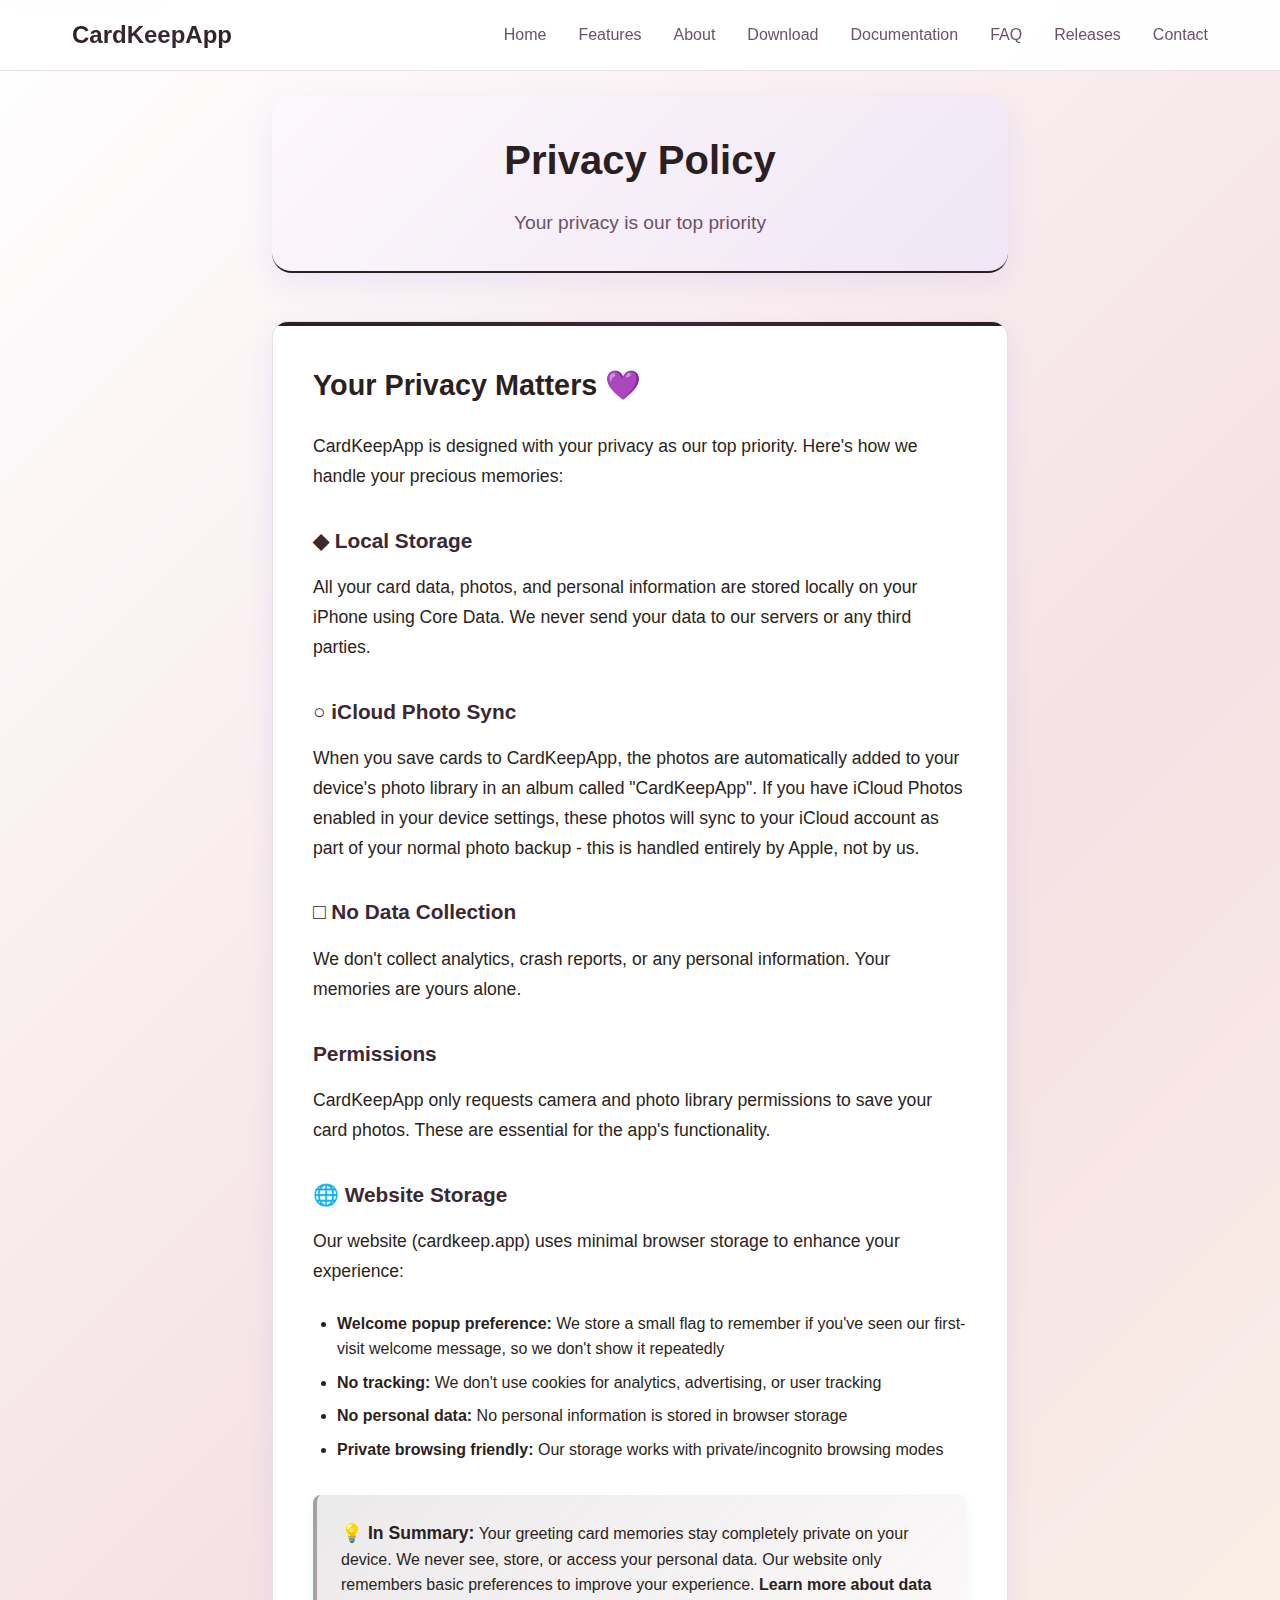
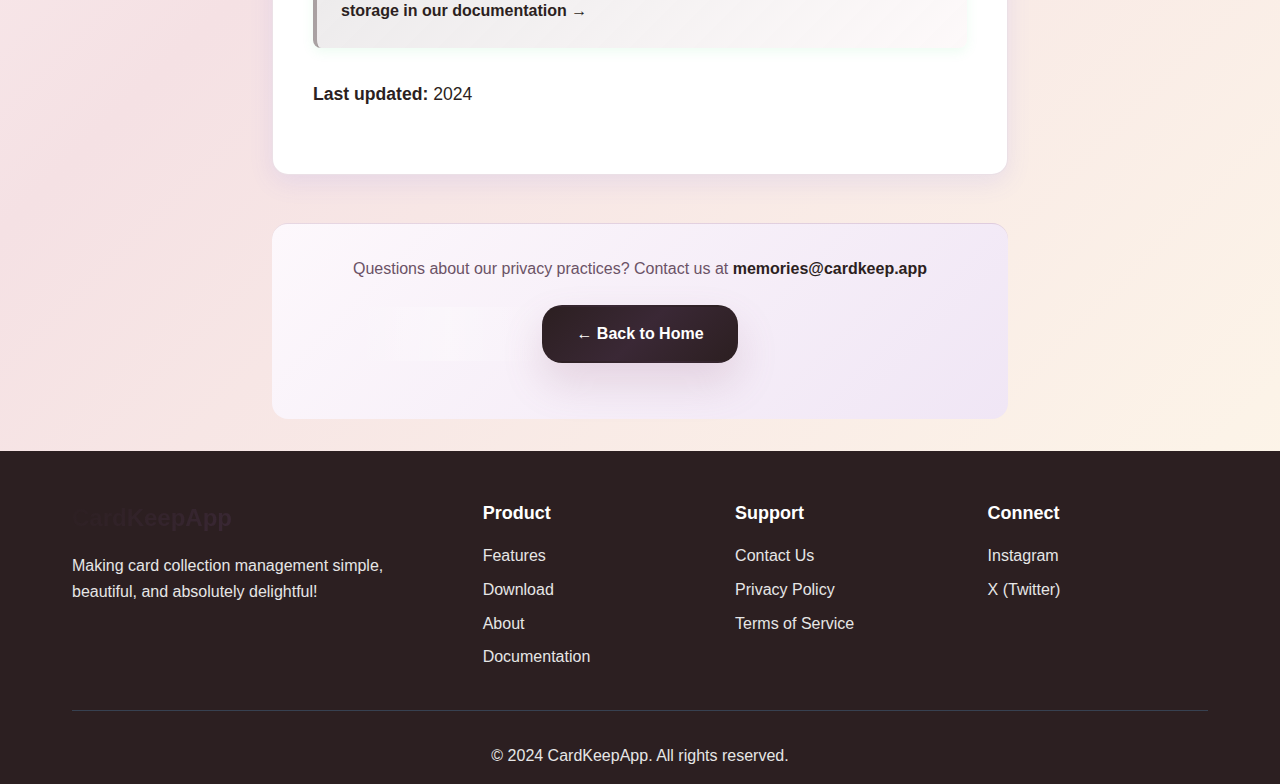
<file: privacy.html>
<!doctype html>
<html lang="en">
  <head>
    <meta charset="UTF-8" />
    <meta name="viewport" content="width=device-width, initial-scale=1.0" />
    <meta
      name="description"
      content="CardKeepApp Privacy Policy - Your privacy is our top priority. Learn how we handle your precious greeting card memories."
    />
    <meta
      name="keywords"
      content="CardKeepApp privacy, data protection, greeting card app privacy, local storage, secure app"
    />
    <meta name="author" content="CardKeepApp Team" />
    <meta name="robots" content="index, follow" />
    <meta name="theme-color" content="#2C1F21" />
    <meta
      http-equiv="Content-Security-Policy"
      content="default-src 'self'; style-src 'self' 'unsafe-inline' https://fonts.googleapis.com; font-src 'self' https://fonts.gstatic.com; img-src 'self' data:; script-src 'self'; connect-src 'self';"
    />
    <meta http-equiv="X-Frame-Options" content="SAMEORIGIN" />
    <meta http-equiv="X-Content-Type-Options" content="nosniff" />
    <meta
      http-equiv="Referrer-Policy"
      content="strict-origin-when-cross-origin"
    />
    <meta
      http-equiv="Permissions-Policy"
      content="camera=(), microphone=(), geolocation=(), payment=()"
    />

    <title>Privacy Policy - CardKeepApp | Your Privacy Matters</title>
    <link rel="preload" href="styles.css" as="style" />
    <link rel="stylesheet" href="styles.css" />
    <link rel="preconnect" href="https://fonts.googleapis.com" />
    <link rel="preconnect" href="https://fonts.gstatic.com" crossorigin />
    <link
      href="https://fonts.googleapis.com/css2?family=Inter:wght@300;400;500;600;700&display=swap"
      rel="stylesheet"
    />
    <link rel="icon" type="image/x-icon" href="favicon.ico" />
    <link rel="icon" type="image/png" sizes="32x32" href="favicon-32x32.png" />
    <link rel="icon" type="image/png" sizes="16x16" href="favicon-16x16.png" />
    <link rel="apple-touch-icon" sizes="180x180" href="apple-touch-icon.png" />
    <link rel="manifest" href="site.webmanifest" />
    <link rel="canonical" href="https://cardkeep.app/privacy.html" />
  </head>
  <body role="document">
    <a href="#main" class="skip-link">Skip to main content</a>

    <header class="header" role="banner">
      <nav class="nav" role="navigation" aria-label="Main navigation">
        <div class="nav-brand">
          <h1 class="logo" aria-label="CardKeepApp - Home">
            <a href="index.html">CardKeepApp</a>
          </h1>
        </div>
        <ul class="nav-menu" id="nav-menu" role="menubar">
          <li role="none">
            <a href="index.html" class="nav-link" role="menuitem">Home</a>
          </li>
          <li role="none">
            <a href="index.html#features" class="nav-link" role="menuitem"
              >Features</a
            >
          </li>
          <li role="none">
            <a href="index.html#about" class="nav-link" role="menuitem"
              >About</a
            >
          </li>
          <li role="none">
            <a href="index.html#download" class="nav-link" role="menuitem"
              >Download</a
            >
          </li>
          <li role="none">
            <a href="documentation.html" class="nav-link" role="menuitem"
              >Documentation</a
            >
          </li>
          <li role="none">
            <a href="faq.html" class="nav-link" role="menuitem">FAQ</a>
          </li>
          <li role="none">
            <a href="releases.html" class="nav-link" role="menuitem"
              >Releases</a
            >
          </li>
          <li role="none">
            <a href="index.html#contact" class="nav-link" role="menuitem"
              >Contact</a
            >
          </li>
        </ul>
        <button
          class="hamburger"
          aria-label="Toggle navigation menu"
          aria-expanded="false"
          aria-controls="nav-menu"
        >
          <span aria-hidden="true"></span>
          <span aria-hidden="true"></span>
          <span aria-hidden="true"></span>
        </button>
      </nav>
    </header>

    <style>
      .legal-container {
        max-width: 800px;
        margin: 0 auto;
        padding: 6rem 2rem 2rem 2rem;
        line-height: 1.6;
      }

      .legal-header {
        text-align: center;
        margin-bottom: 3rem;
        padding-bottom: 2rem;
        border-bottom: 2px solid var(--gradient-start);
        background: linear-gradient(135deg, #fdf8fc 0%, #f0e6f5 100%);
        border-radius: 20px;
        padding: 2rem;
        box-shadow: 0 10px 30px rgba(99, 102, 241, 0.1);
      }

      .legal-header h1 {
        color: var(--gradient-start);
        font-size: 2.5rem;
        margin: 0 0 1rem 0;
        font-weight: 700;
      }

      .legal-header p {
        color: var(--text-secondary);
        font-size: 1.2rem;
        margin: 0;
      }

      .legal-section {
        background: var(--card-bg);
        border-radius: 16px;
        padding: 2.5rem;
        margin-bottom: 2rem;
        border: 1px solid var(--border-color);
        box-shadow: 0 8px 25px rgba(99, 102, 241, 0.1);
        position: relative;
        overflow: hidden;
      }

      .legal-section::before {
        content: "";
        position: absolute;
        top: 0;
        left: 0;
        right: 0;
        height: 4px;
        background: linear-gradient(
          90deg,
          var(--gradient-start),
          var(--gradient-mid),
          var(--gradient-end)
        );
        border-radius: 16px 16px 0 0;
      }

      .legal-section h2 {
        color: var(--gradient-start);
        margin-top: 0;
        margin-bottom: 1.5rem;
        font-size: 1.8rem;
        font-weight: 600;
        display: flex;
        align-items: center;
        gap: 0.5rem;
      }

      .legal-section h3 {
        color: var(--gradient-mid);
        margin-top: 2rem;
        margin-bottom: 1rem;
        font-size: 1.3rem;
        font-weight: 600;
      }

      .legal-section p {
        color: var(--text-primary);
        margin-bottom: 1.5rem;
        font-size: 1.1rem;
        line-height: 1.7;
      }

      .legal-section ul {
        margin: 1rem 0;
        padding-left: 1.5rem;
      }

      .legal-section li {
        color: var(--text-primary);
        margin-bottom: 0.5rem;
        line-height: 1.6;
      }

      .tip {
        background: linear-gradient(
          135deg,
          rgba(60, 44, 53, 0.1) 0%,
          rgba(245, 225, 228, 0.2) 100%
        );
        border-left: 4px solid rgba(44, 31, 33, 0.4);
        border-radius: 8px;
        padding: 1.5rem;
        margin: 2rem 0;
        box-shadow: 0 4px 12px rgba(74, 222, 128, 0.1);
      }

      .tip strong {
        color: #2c1f21;
        font-size: 1.1rem;
      }

      .tip p {
        margin: 0.5rem 0 0 0;
      }

      .back-section {
        text-align: center;
        margin-top: 3rem;
        padding-top: 2rem;
        border-top: 1px solid var(--border-color);
        background: linear-gradient(135deg, #fdf8fc 0%, #f0e6f5 100%);
        border-radius: 16px;
        padding: 2rem;
      }

      .back-section p {
        margin-bottom: 1.5rem;
        color: var(--text-secondary);
      }

      .back-section a[href^="mailto"] {
        color: var(--gradient-start);
        text-decoration: none;
        font-weight: 600;
        transition: all 0.3s ease;
      }

      .back-section a[href^="mailto"]:hover {
        color: var(--gradient-mid);
        text-decoration: underline;
      }

      @media (max-width: 768px) {
        .legal-container {
          padding: 5rem 1rem 1rem 1rem;
        }

        .legal-header {
          padding: 1.5rem;
        }

        .legal-header h1 {
          font-size: 2rem;
        }

        .legal-section {
          padding: 1.5rem;
        }

        .legal-section h2 {
          font-size: 1.5rem;
        }
      }
    </style>

    <main role="main" id="main" class="legal-container">
      <div class="legal-header">
        <h1>Privacy Policy</h1>
        <p>Your privacy is our top priority</p>
      </div>

      <div class="legal-section">
        <h2>Your Privacy Matters 💜</h2>
        <p>
          CardKeepApp is designed with your privacy as our top priority. Here's
          how we handle your precious memories:
        </p>

        <h3>◆ Local Storage</h3>
        <p>
          All your card data, photos, and personal information are stored
          locally on your iPhone using Core Data. We never send your data to our
          servers or any third parties.
        </p>

        <h3>○ iCloud Photo Sync</h3>
        <p>
          When you save cards to CardKeepApp, the photos are automatically added
          to your device's photo library in an album called "CardKeepApp". If
          you have iCloud Photos enabled in your device settings, these photos
          will sync to your iCloud account as part of your normal photo backup -
          this is handled entirely by Apple, not by us.
        </p>

        <h3>□ No Data Collection</h3>
        <p>
          We don't collect analytics, crash reports, or any personal
          information. Your memories are yours alone.
        </p>

        <h3>Permissions</h3>
        <p>
          CardKeepApp only requests camera and photo library permissions to save
          your card photos. These are essential for the app's functionality.
        </p>

        <h3>🌐 Website Storage</h3>
        <p>
          Our website (cardkeep.app) uses minimal browser storage to enhance
          your experience:
        </p>
        <ul>
          <li>
            <strong>Welcome popup preference:</strong> We store a small flag to
            remember if you've seen our first-visit welcome message, so we don't
            show it repeatedly
          </li>
          <li>
            <strong>No tracking:</strong> We don't use cookies for analytics,
            advertising, or user tracking
          </li>
          <li>
            <strong>No personal data:</strong> No personal information is stored
            in browser storage
          </li>
          <li>
            <strong>Private browsing friendly:</strong> Our storage works with
            private/incognito browsing modes
          </li>
        </ul>

        <div class="tip">
          <strong>💡 In Summary:</strong> Your greeting card memories stay
          completely private on your device. We never see, store, or access your
          personal data. Our website only remembers basic preferences to improve
          your experience.
          <a
            href="documentation.html#data-privacy"
            style="
              color: var(--gradient-start);
              text-decoration: none;
              font-weight: 600;
            "
            >Learn more about data storage in our documentation →</a
          >
        </div>

        <p><strong>Last updated:</strong> 2024</p>
      </div>

      <div class="back-section">
        <p>
          Questions about our privacy practices? Contact us at
          <a href="mailto:memories@cardkeep.app">memories@cardkeep.app</a>
        </p>
        <p><a href="index.html" class="btn btn-primary">← Back to Home</a></p>
      </div>
    </main>

    <footer id="contact" class="footer" role="contentinfo">
      <div class="container">
        <div class="footer-content">
          <div class="footer-brand">
            <h3>CardKeepApp</h3>
            <p>
              Making card collection management simple, beautiful, and
              absolutely delightful!
            </p>
          </div>
          <div class="footer-links">
            <div class="footer-column">
              <h4>Product</h4>
              <ul>
                <li><a href="index.html#features">Features</a></li>
                <li><a href="index.html#download">Download</a></li>
                <li><a href="index.html#about">About</a></li>
                <li><a href="documentation.html">Documentation</a></li>
              </ul>
            </div>
            <div class="footer-column">
              <h4>Support</h4>
              <ul>
                <li><a href="mailto:memories@cardkeep.app">Contact Us</a></li>
                <li><a href="privacy.html">Privacy Policy</a></li>
                <li><a href="terms.html">Terms of Service</a></li>
              </ul>
            </div>
            <div class="footer-column">
              <h4>Connect</h4>
              <ul>
                <li>
                  <a
                    href="https://www.instagram.com/cardkeepapp/"
                    target="_blank"
                    rel="noopener noreferrer"
                    >Instagram</a
                  >
                </li>
                <li>
                  <a
                    href="https://x.com/CardKeepAppApp"
                    target="_blank"
                    rel="noopener noreferrer"
                    >X (Twitter)</a
                  >
                </li>
              </ul>
            </div>
          </div>
        </div>
        <div class="footer-bottom">
          <p>&copy; 2024 CardKeepApp. All rights reserved.</p>
        </div>
      </div>
    </footer>

    <script src="script.js"></script>
  </body>
</html>
</file>
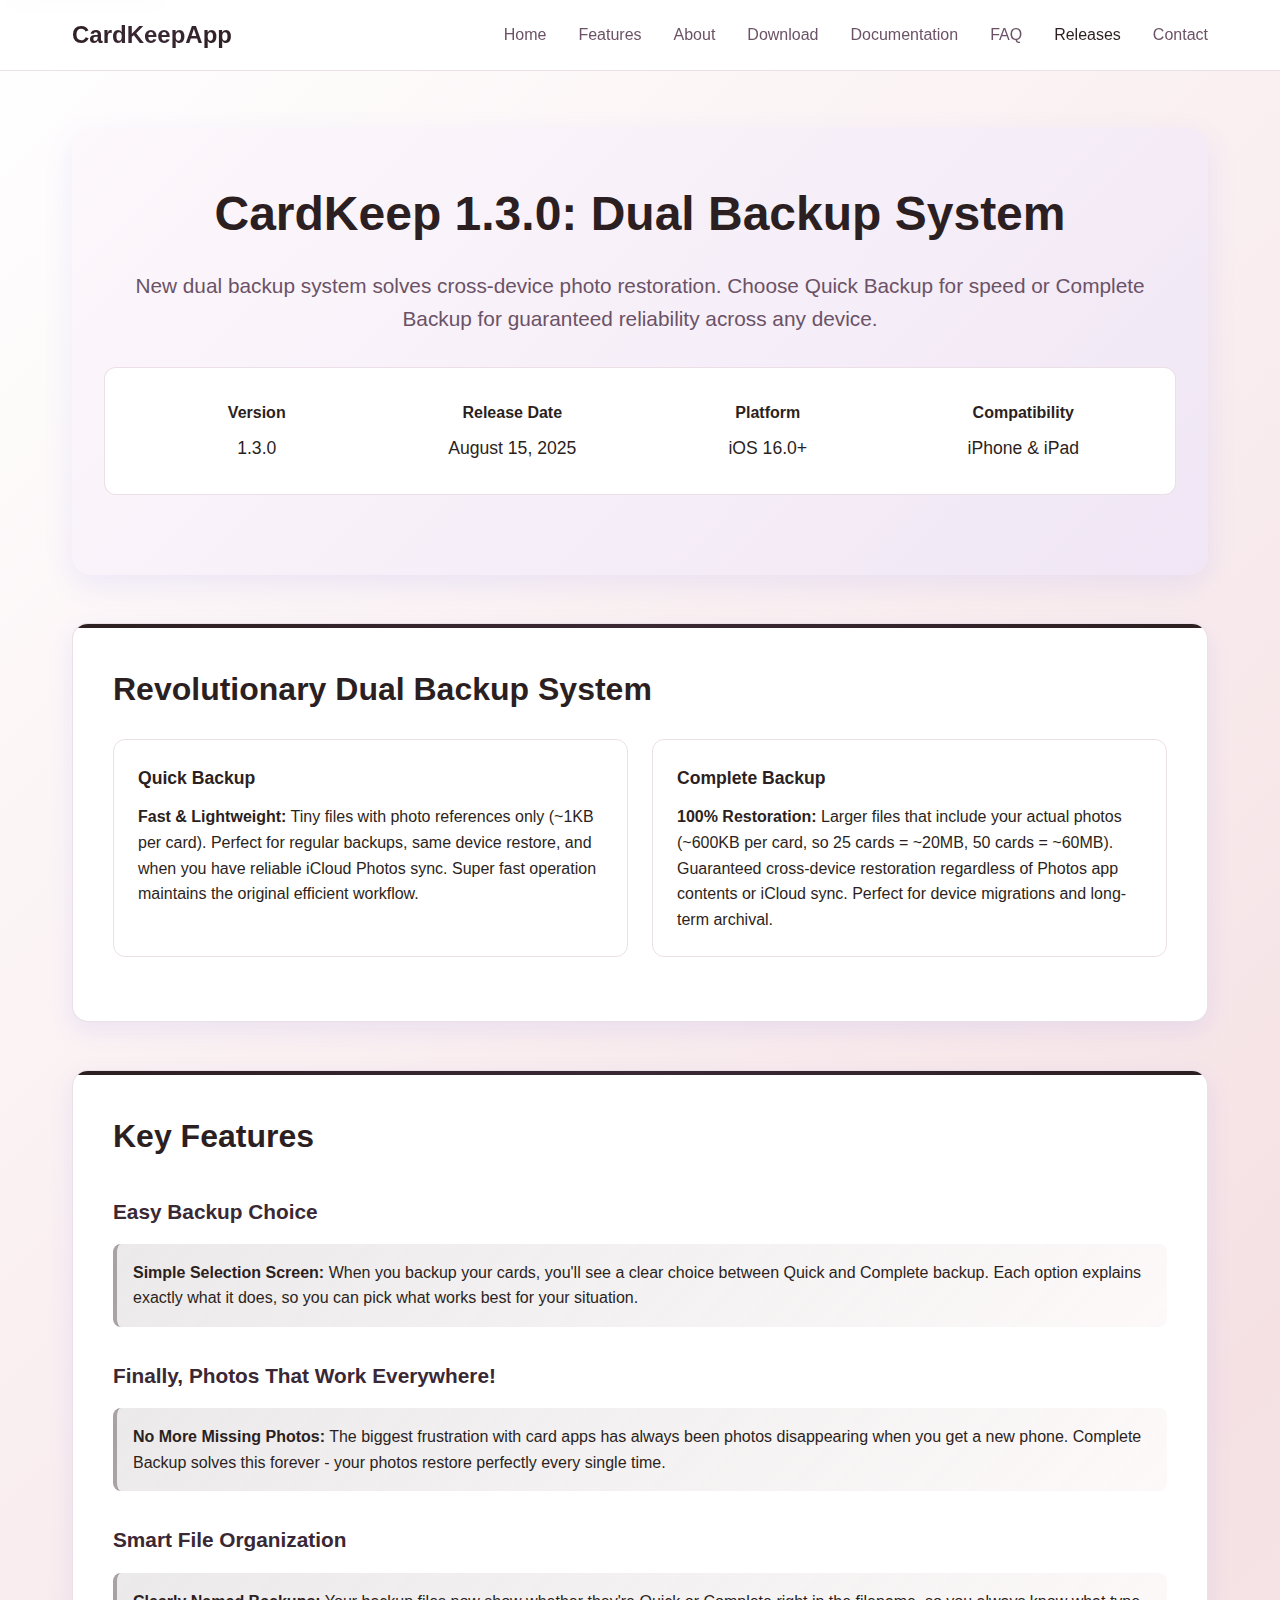
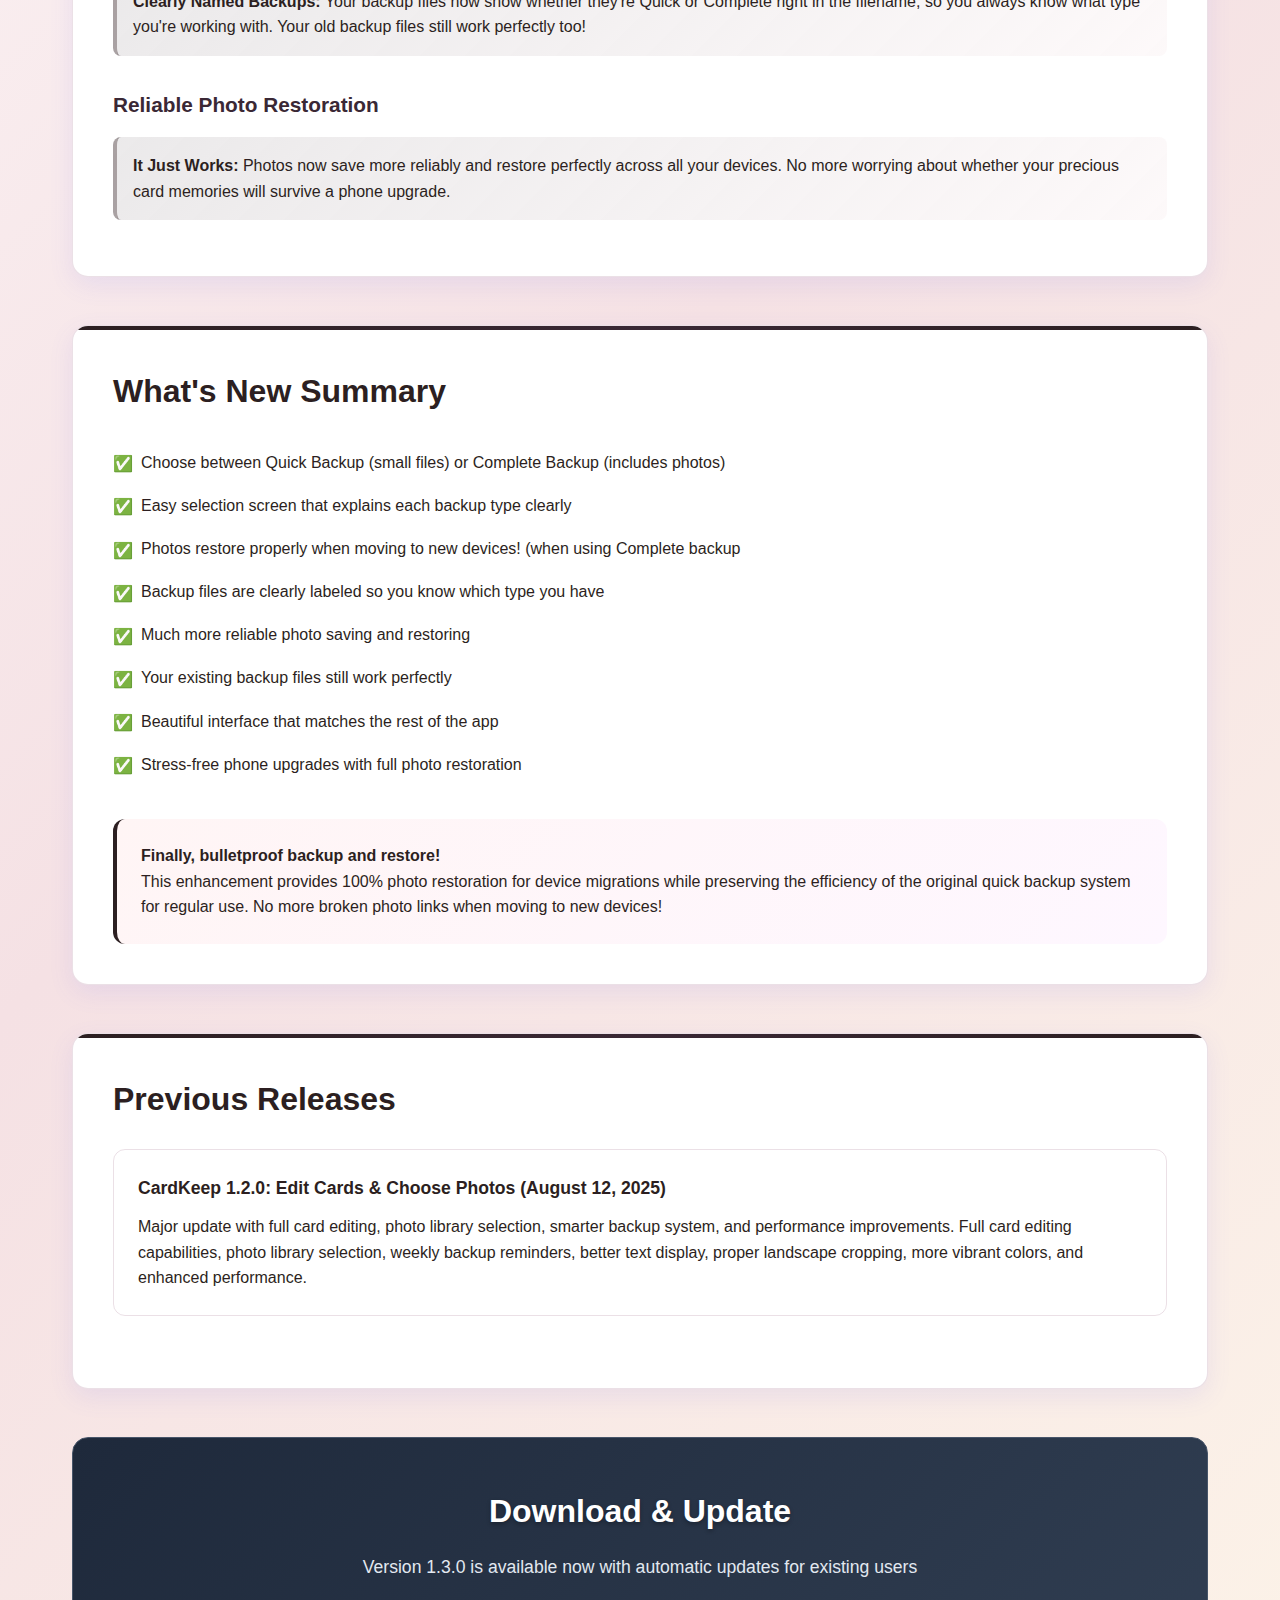
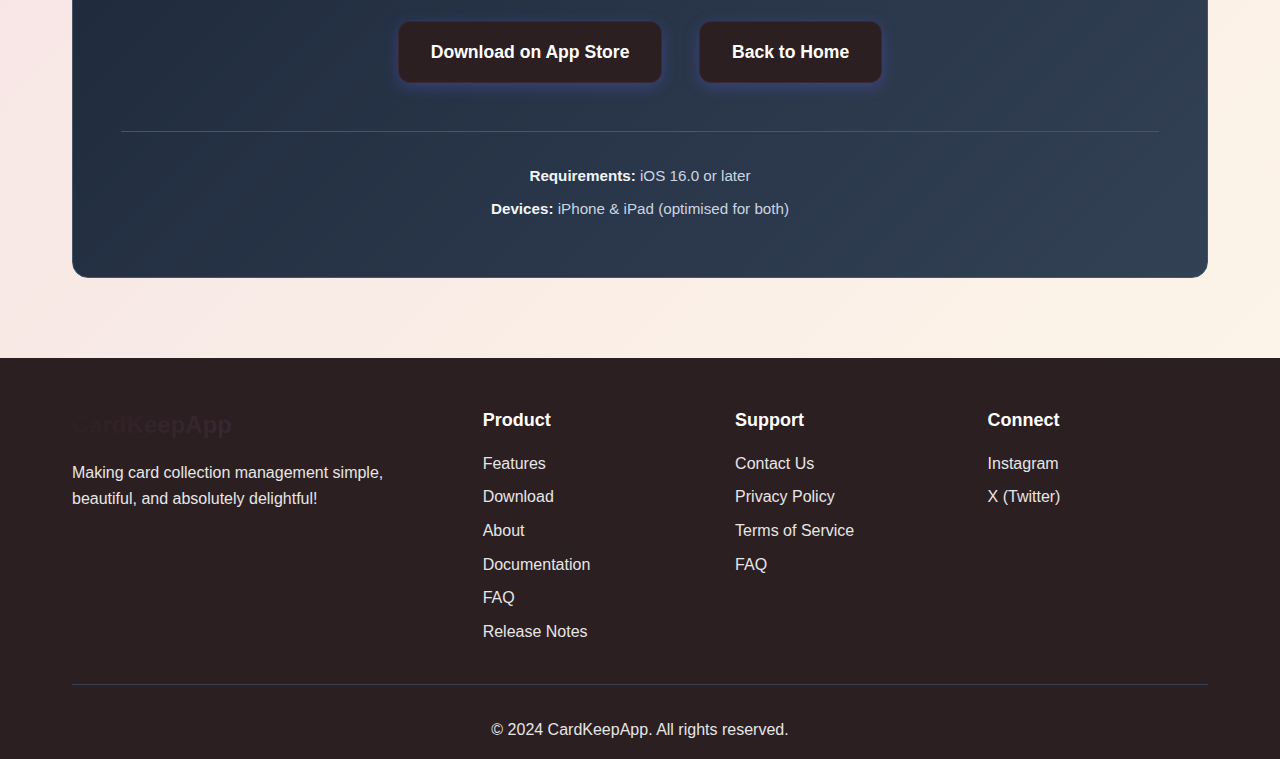
<file: releases.html>
<!doctype html>
<html lang="en">
  <head>
    <meta charset="UTF-8" />
    <meta name="viewport" content="width=device-width, initial-scale=1.0" />
    <meta
      name="description"
      content="CardKeep Version 1.3.0 Release Notes - Dual backup system with guaranteed cross-device photo restoration. Choose Quick Backup for speed or Complete Backup for 100% reliability."
    />
    <meta
      name="keywords"
      content="CardKeep 1.3.0, release notes, dual backup, cross-device restoration, photo backup, Complete Backup, Quick Backup, app update, greeting card app"
    />
    <meta name="author" content="CardKeepApp Team" />
    <meta name="robots" content="index, follow" />
    <meta name="theme-color" content="#2C1F21" />
    <meta
      http-equiv="Content-Security-Policy"
      content="default-src 'self'; style-src 'self' 'unsafe-inline' https://fonts.googleapis.com; font-src 'self' https://fonts.gstatic.com; img-src 'self' data:; script-src 'self'; connect-src 'self';"
    />
    <meta http-equiv="X-Frame-Options" content="SAMEORIGIN" />
    <meta http-equiv="X-Content-Type-Options" content="nosniff" />
    <meta
      http-equiv="Referrer-Policy"
      content="strict-origin-when-cross-origin"
    />
    <meta
      http-equiv="Permissions-Policy"
      content="camera=(), microphone=(), geolocation=(), payment=()"
    />

    <title>CardKeep 1.3.0 Release Notes - Dual Backup System</title>
    <link rel="preload" href="styles.css" as="style" />
    <link rel="stylesheet" href="styles.css" />
    <link rel="preconnect" href="https://fonts.googleapis.com" />
    <link rel="preconnect" href="https://fonts.gstatic.com" crossorigin />
    <link
      href="https://fonts.googleapis.com/css2?family=Inter:wght@300;400;500;600;700&display=swap"
      rel="stylesheet"
    />
    <link rel="icon" type="image/x-icon" href="favicon.ico" />
    <link rel="icon" type="image/png" sizes="32x32" href="favicon-32x32.png" />
    <link rel="icon" type="image/png" sizes="16x16" href="favicon-16x16.png" />
    <link rel="apple-touch-icon" sizes="180x180" href="apple-touch-icon.png" />
    <link rel="manifest" href="site.webmanifest" />
    <link rel="canonical" href="https://cardkeep.app/releases.html" />

    <style>
      .release-container {
        max-width: 1200px;
        margin: 0 auto;
        padding: 8rem 2rem 2rem 2rem;
        line-height: 1.6;
      }

      .release-header {
        text-align: center;
        margin-bottom: 3rem;
        padding: 3rem 2rem;
        background: linear-gradient(135deg, #fdf8fc 0%, #f0e6f5 100%);
        border-radius: 20px;
        box-shadow: 0 10px 30px rgba(99, 102, 241, 0.1);
      }

      .release-header h1 {
        color: var(--gradient-start);
        font-size: 3rem;
        margin: 0 0 1rem 0;
        font-weight: 700;
      }

      .release-subtitle {
        color: var(--text-secondary);
        font-size: 1.3rem;
        margin: 1rem 0;
        font-weight: 500;
      }

      .release-info {
        display: grid;
        grid-template-columns: repeat(auto-fit, minmax(200px, 1fr));
        gap: 1rem;
        margin: 2rem 0;
        background: var(--card-bg);
        padding: 2rem;
        border-radius: 12px;
        border: 1px solid var(--border-color);
      }

      .release-info-item {
        text-align: center;
      }

      .release-info-label {
        font-weight: 600;
        color: var(--gradient-start);
        margin-bottom: 0.5rem;
      }

      .release-info-value {
        color: var(--text-primary);
        font-size: 1.1rem;
      }

      .release-section {
        margin-bottom: 3rem;
        background: var(--card-bg);
        border-radius: 16px;
        padding: 2.5rem;
        border: 1px solid var(--border-color);
        box-shadow: 0 8px 25px rgba(99, 102, 241, 0.1);
        position: relative;
        overflow: hidden;
      }

      .release-section::before {
        content: "";
        position: absolute;
        top: 0;
        left: 0;
        right: 0;
        height: 4px;
        background: linear-gradient(
          90deg,
          var(--gradient-start),
          var(--gradient-mid),
          var(--gradient-end)
        );
        border-radius: 16px 16px 0 0;
      }

      .release-section h2 {
        color: var(--gradient-start);
        margin-top: 0;
        margin-bottom: 1.5rem;
        font-size: 2rem;
        font-weight: 600;
        display: flex;
        align-items: center;
        gap: 0.5rem;
      }

      .release-section h3 {
        color: var(--gradient-mid);
        margin-top: 2rem;
        margin-bottom: 1rem;
        font-size: 1.3rem;
        font-weight: 600;
      }

      .feature-grid {
        display: grid;
        grid-template-columns: repeat(auto-fit, minmax(300px, 1fr));
        gap: 1.5rem;
        margin: 1.5rem 0;
      }

      .feature-item {
        background: var(--bg-color);
        border-radius: 12px;
        padding: 1.5rem;
        border: 1px solid var(--border-color);
        transition:
          transform 0.3s ease,
          box-shadow 0.3s ease;
      }

      .feature-item:hover {
        transform: translateY(-2px);
        box-shadow: 0 8px 25px rgba(99, 102, 241, 0.15);
      }

      .feature-item h4 {
        color: var(--gradient-start);
        margin: 0 0 0.75rem 0;
        font-size: 1.1rem;
        font-weight: 600;
      }

      .feature-item p {
        margin: 0;
        color: var(--text-primary);
      }

      .improvement {
        background: linear-gradient(
          135deg,
          rgba(60, 44, 53, 0.1) 0%,
          rgba(245, 225, 228, 0.2) 100%
        );
        border-left: 4px solid rgba(44, 31, 33, 0.4);
        border-radius: 8px;
        padding: 1rem;
        margin: 1rem 0;
      }

      .improvement strong {
        color: #2c1f21;
      }

      .bug-fix {
        background: linear-gradient(
          135deg,
          rgba(107, 82, 102, 0.1) 0%,
          rgba(153, 102, 128, 0.15) 100%
        );
        border-left: 4px solid rgba(107, 82, 102, 0.4);
        border-radius: 8px;
        padding: 1rem;
        margin: 1rem 0;
      }

      .bug-fix strong {
        color: #6b5266;
      }

      .technical-note {
        background: linear-gradient(
          135deg,
          rgba(60, 44, 53, 0.08) 0%,
          rgba(245, 225, 228, 0.15) 100%
        );
        border-left: 4px solid rgba(44, 31, 33, 0.3);
        border-radius: 8px;
        padding: 1rem;
        margin: 1rem 0;
      }

      .technical-note strong {
        color: #2c1f21;
      }

      .checklist {
        list-style: none;
        padding: 0;
      }

      .checklist li {
        padding: 0.5rem 0;
        display: flex;
        align-items: flex-start;
        gap: 0.5rem;
      }

      .checklist li::before {
        content: "✅";
        flex-shrink: 0;
        margin-top: 0.1rem;
      }

      .download-section {
        background: linear-gradient(135deg, #1e293b 0%, #334155 100%);
        color: white;
        border-radius: 16px;
        padding: 3rem;
        text-align: center;
        margin: 3rem 0;
        border: 1px solid #475569;
      }

      .download-section h3 {
        color: white;
        font-size: 2rem;
        margin: 0 0 1rem 0;
        text-shadow: 0 2px 4px rgba(0, 0, 0, 0.3);
      }

      .download-section p {
        color: #e2e8f0;
        font-size: 1.1rem;
        margin-bottom: 1.5rem;
      }

      .download-btn-release {
        display: inline-block;
        background: var(--gradient-start);
        color: white;
        text-decoration: none;
        padding: 1rem 2rem;
        border-radius: 12px;
        font-weight: 600;
        font-size: 1.1rem;
        border: 1px solid var(--gradient-mid);
        transition: all 0.3s ease;
        margin: 1rem;
        box-shadow: 0 4px 15px rgba(99, 102, 241, 0.3);
      }

      .download-btn-release:hover {
        background: var(--gradient-mid);
        transform: translateY(-2px);
        box-shadow: 0 8px 25px rgba(99, 102, 241, 0.4);
        color: white;
      }

      .download-requirements {
        margin-top: 2rem;
        padding-top: 1.5rem;
        border-top: 1px solid #475569;
      }

      .download-requirements p {
        color: #cbd5e1;
        font-size: 0.95rem;
        margin: 0.5rem 0;
      }

      .download-requirements strong {
        color: #f1f5f9;
      }

      @media (max-width: 768px) {
        .release-container {
          padding: 6rem 1rem 1rem 1rem;
        }

        .release-header h1 {
          font-size: 2.2rem;
        }

        .release-subtitle {
          font-size: 1.1rem;
        }

        .release-info {
          grid-template-columns: 1fr;
        }

        .feature-grid {
          grid-template-columns: 1fr;
        }

        .release-section {
          padding: 1.5rem;
        }
      }
    </style>
  </head>
  <body role="document">
    <a href="#main" class="skip-link">Skip to main content</a>

    <header class="header" role="banner">
      <nav class="nav" role="navigation" aria-label="Main navigation">
        <div class="nav-brand">
          <h1 class="logo" aria-label="CardKeepApp - Home">
            <a href="index.html">CardKeepApp</a>
          </h1>
        </div>
        <ul class="nav-menu" id="nav-menu" role="menubar">
          <li role="none">
            <a href="index.html" class="nav-link" role="menuitem">Home</a>
          </li>
          <li role="none">
            <a href="index.html#features" class="nav-link" role="menuitem"
              >Features</a
            >
          </li>
          <li role="none">
            <a href="index.html#about" class="nav-link" role="menuitem"
              >About</a
            >
          </li>
          <li role="none">
            <a href="index.html#download" class="nav-link" role="menuitem"
              >Download</a
            >
          </li>
          <li role="none">
            <a href="documentation.html" class="nav-link" role="menuitem"
              >Documentation</a
            >
          </li>
          <li role="none">
            <a href="faq.html" class="nav-link" role="menuitem">FAQ</a>
          </li>
          <li role="none">
            <a
              href="releases.html"
              class="nav-link"
              role="menuitem"
              style="color: var(--gradient-start)"
              >Releases</a
            >
          </li>
          <li role="none">
            <a href="index.html#contact" class="nav-link" role="menuitem"
              >Contact</a
            >
          </li>
        </ul>
        <button
          class="hamburger"
          aria-label="Toggle navigation menu"
          aria-expanded="false"
          aria-controls="nav-menu"
        >
          <span aria-hidden="true"></span>
          <span aria-hidden="true"></span>
          <span aria-hidden="true"></span>
        </button>
      </nav>
    </header>

    <main role="main" id="main" class="release-container">
      <div class="release-header">
        <h1>CardKeep 1.3.0: Dual Backup System</h1>
        <p class="release-subtitle">
          New dual backup system solves cross-device photo restoration. Choose
          Quick Backup for speed or Complete Backup for guaranteed reliability
          across any device.
        </p>

        <div class="release-info">
          <div class="release-info-item">
            <div class="release-info-label">Version</div>
            <div class="release-info-value">1.3.0</div>
          </div>
          <div class="release-info-item">
            <div class="release-info-label">Release Date</div>
            <div class="release-info-value">August 15, 2025</div>
          </div>
          <div class="release-info-item">
            <div class="release-info-label">Platform</div>
            <div class="release-info-value">iOS 16.0+</div>
          </div>
          <div class="release-info-item">
            <div class="release-info-label">Compatibility</div>
            <div class="release-info-value">iPhone & iPad</div>
          </div>
        </div>
      </div>

      <section class="release-section">
        <h2>Revolutionary Dual Backup System</h2>

        <div class="feature-grid">
          <div class="feature-item">
            <h4>Quick Backup</h4>
            <p>
              <strong>Fast & Lightweight:</strong> Tiny files with photo
              references only (~1KB per card). Perfect for regular backups, same
              device restore, and when you have reliable iCloud Photos sync.
              Super fast operation maintains the original efficient workflow.
            </p>
          </div>
          <div class="feature-item">
            <h4>Complete Backup</h4>
            <p>
              <strong>100% Restoration:</strong> Larger files that include your
              actual photos (~600KB per card, so 25 cards = ~20MB, 50 cards =
              ~60MB). Guaranteed cross-device restoration regardless of Photos
              app contents or iCloud sync. Perfect for device migrations and
              long-term archival.
            </p>
          </div>
        </div>
      </section>

      <section class="release-section">
        <h2>Key Features</h2>

        <h3>Easy Backup Choice</h3>
        <div class="improvement">
          <strong>Simple Selection Screen:</strong> When you backup your cards,
          you'll see a clear choice between Quick and Complete backup. Each
          option explains exactly what it does, so you can pick what works best
          for your situation.
        </div>

        <h3>Finally, Photos That Work Everywhere!</h3>
        <div class="improvement">
          <strong>No More Missing Photos:</strong> The biggest frustration with
          card apps has always been photos disappearing when you get a new
          phone. Complete Backup solves this forever - your photos restore
          perfectly every single time.
        </div>

        <h3>Smart File Organization</h3>
        <div class="improvement">
          <strong>Clearly Named Backups:</strong> Your backup files now show
          whether they're Quick or Complete right in the filename, so you always
          know what type you're working with. Your old backup files still work
          perfectly too!
        </div>

        <h3>Reliable Photo Restoration</h3>
        <div class="improvement">
          <strong>It Just Works:</strong> Photos now save more reliably and
          restore perfectly across all your devices. No more worrying about
          whether your precious card memories will survive a phone upgrade.
        </div>
      </section>

      <section class="release-section">
        <h2>What's New Summary</h2>

        <ul class="checklist">
          <li>
            Choose between Quick Backup (small files) or Complete Backup
            (includes photos)
          </li>
          <li>Easy selection screen that explains each backup type clearly</li>
          <li>
            Photos restore properly when moving to new devices! (when using
            Complete backup
          </li>
          <li>
            Backup files are clearly labeled so you know which type you have
          </li>
          <li>Much more reliable photo saving and restoring</li>
          <li>Your existing backup files still work perfectly</li>
          <li>Beautiful interface that matches the rest of the app</li>
          <li>Stress-free phone upgrades with full photo restoration</li>
        </ul>

        <div
          class="feature-highlight"
          style="
            margin-top: 2rem;
            padding: 1.5rem;
            background: linear-gradient(135deg, #fff5f5 0%, #fef7ff 100%);
            border-radius: 12px;
            border-left: 4px solid var(--gradient-start);
          "
        >
          <h4 style="margin-top: 0; color: var(--gradient-start)">
            Finally, bulletproof backup and restore!
          </h4>
          <p style="margin-bottom: 0">
            This enhancement provides 100% photo restoration for device
            migrations while preserving the efficiency of the original quick
            backup system for regular use. No more broken photo links when
            moving to new devices!
          </p>
        </div>
      </section>

      <section class="release-section">
        <h2>Previous Releases</h2>
        <div class="feature-item" style="margin-bottom: 2rem">
          <h4>CardKeep 1.2.0: Edit Cards & Choose Photos (August 12, 2025)</h4>
          <p>
            Major update with full card editing, photo library selection,
            smarter backup system, and performance improvements. Full card
            editing capabilities, photo library selection, weekly backup
            reminders, better text display, proper landscape cropping, more
            vibrant colors, and enhanced performance.
          </p>
        </div>
      </section>

      <div class="download-section">
        <h3>Download & Update</h3>
        <p>
          Version 1.3.0 is available now with automatic updates for existing
          users
        </p>
        <a
          href="https://apps.apple.com/us/app/cardkeep/id6749583192"
          target="_blank"
          rel="noopener noreferrer"
          class="download-btn-release"
        >
          Download on App Store
        </a>
        <a href="index.html" class="download-btn-release"> Back to Home </a>

        <div class="download-requirements">
          <p><strong>Requirements:</strong> iOS 16.0 or later</p>
          <p><strong>Devices:</strong> iPhone & iPad (optimised for both)</p>
        </div>
      </div>
    </main>

    <footer id="contact" class="footer" role="contentinfo">
      <div class="container">
        <div class="footer-content">
          <div class="footer-brand">
            <h3>CardKeepApp</h3>
            <p>
              Making card collection management simple, beautiful, and
              absolutely delightful!
            </p>
          </div>
          <div class="footer-links">
            <div class="footer-column">
              <h4>Product</h4>
              <ul>
                <li><a href="index.html#features">Features</a></li>
                <li><a href="index.html#download">Download</a></li>
                <li><a href="index.html#about">About</a></li>
                <li><a href="documentation.html">Documentation</a></li>
                <li><a href="faq.html">FAQ</a></li>
                <li><a href="releases.html">Release Notes</a></li>
              </ul>
            </div>
            <div class="footer-column">
              <h4>Support</h4>
              <ul>
                <li><a href="mailto:memories@cardkeep.app">Contact Us</a></li>
                <li><a href="privacy.html">Privacy Policy</a></li>
                <li><a href="terms.html">Terms of Service</a></li>
                <li><a href="faq.html">FAQ</a></li>
              </ul>
            </div>
            <div class="footer-column">
              <h4>Connect</h4>
              <ul>
                <li>
                  <a
                    href="https://www.instagram.com/cardkeepapp/"
                    target="_blank"
                    rel="noopener noreferrer"
                    >Instagram</a
                  >
                </li>
                <li>
                  <a
                    href="https://x.com/CardKeepAppApp"
                    target="_blank"
                    rel="noopener noreferrer"
                    >X (Twitter)</a
                  >
                </li>
              </ul>
            </div>
          </div>
        </div>
        <div class="footer-bottom">
          <p>&copy; 2024 CardKeepApp. All rights reserved.</p>
        </div>
      </div>
    </footer>

    <script src="script.js"></script>
  </body>
</html>
</file>
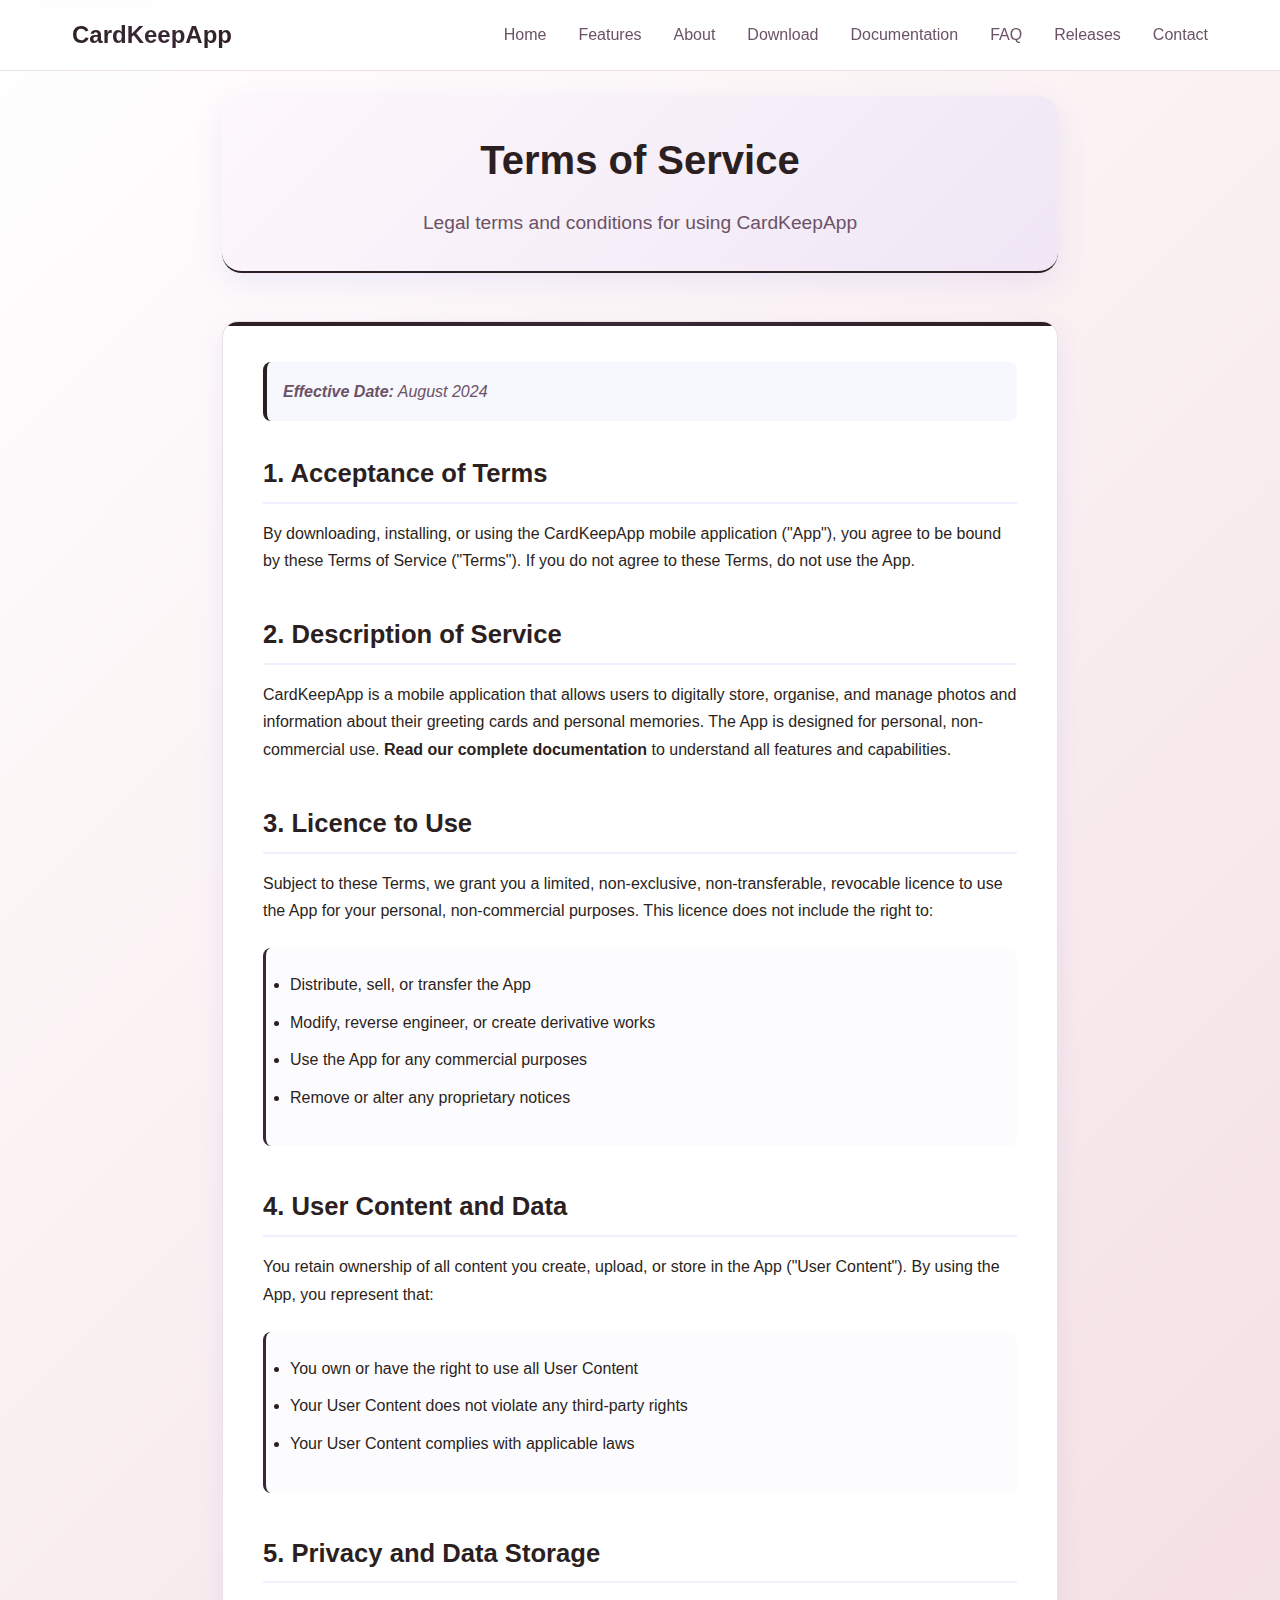
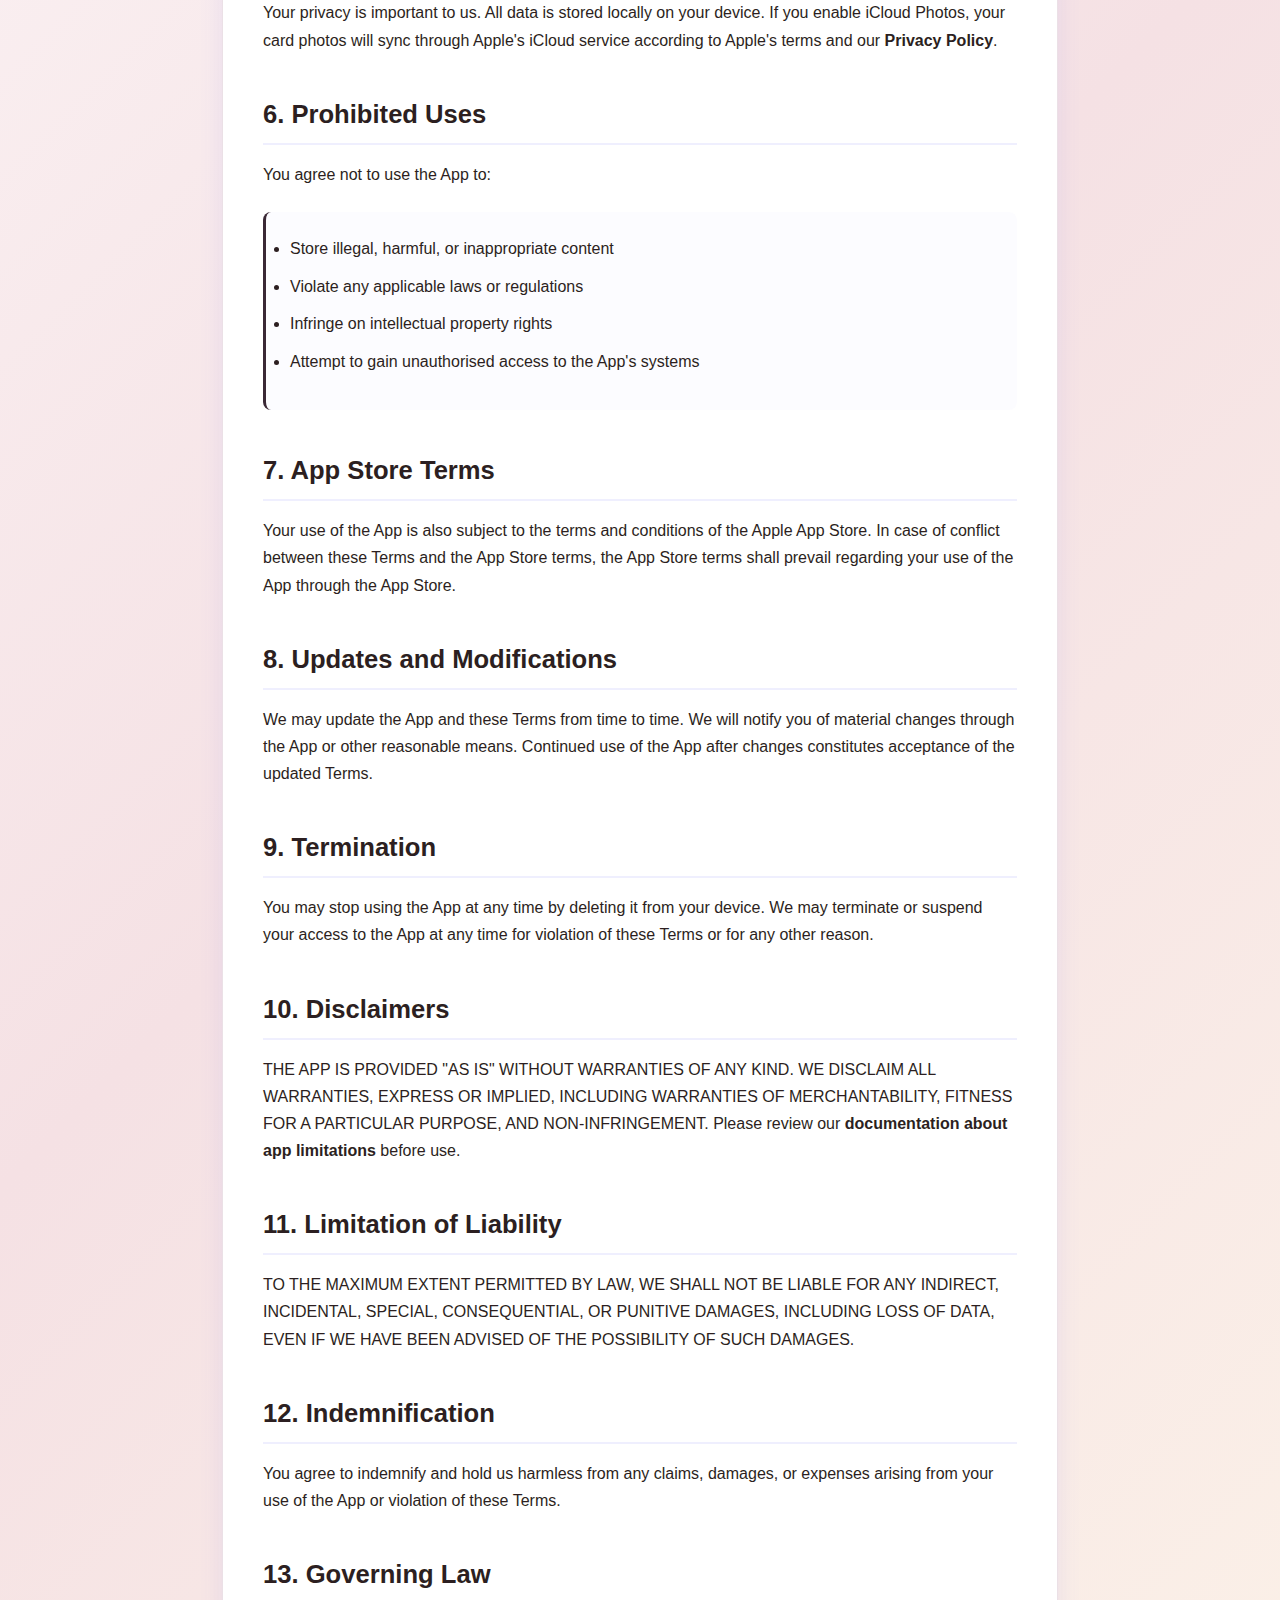
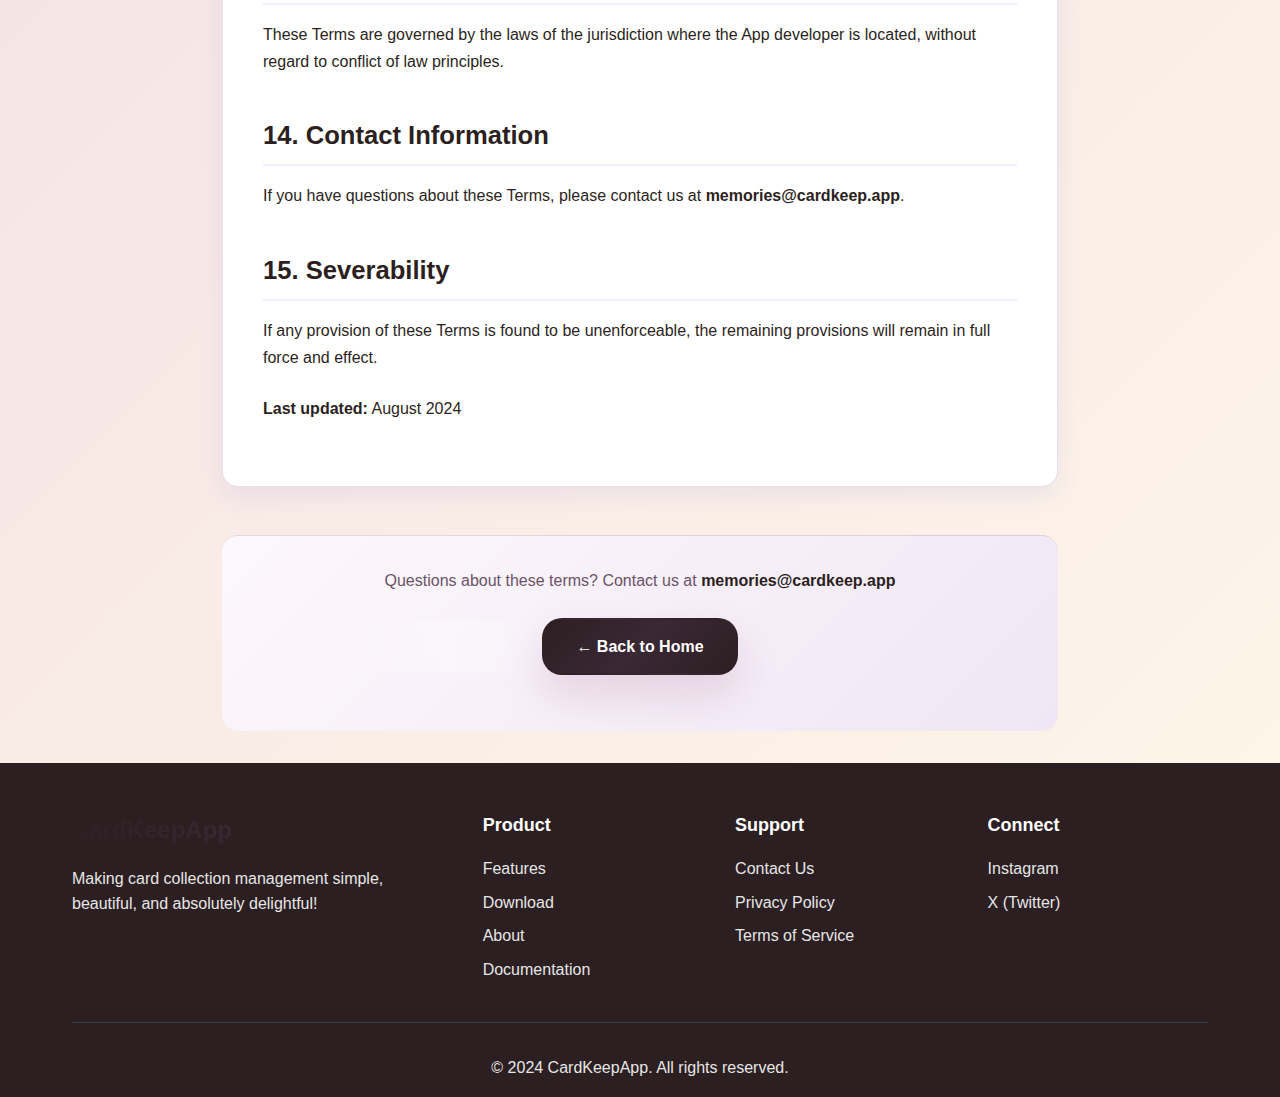
<file: terms.html>
<!doctype html>
<html lang="en">
  <head>
    <meta charset="UTF-8" />
    <meta name="viewport" content="width=device-width, initial-scale=1.0" />
    <meta
      name="description"
      content="CardKeepApp Terms of Service - Legal terms and conditions for using our greeting card collection management app."
    />
    <meta
      name="keywords"
      content="CardKeepApp terms, terms of service, legal, greeting card app terms, user agreement"
    />
    <meta name="author" content="CardKeepApp Team" />
    <meta name="robots" content="index, follow" />
    <meta name="theme-color" content="#2C1F21" />
    <meta
      http-equiv="Content-Security-Policy"
      content="default-src 'self'; style-src 'self' 'unsafe-inline' https://fonts.googleapis.com; font-src 'self' https://fonts.gstatic.com; img-src 'self' data:; script-src 'self'; connect-src 'self';"
    />
    <meta http-equiv="X-Frame-Options" content="SAMEORIGIN" />
    <meta http-equiv="X-Content-Type-Options" content="nosniff" />
    <meta
      http-equiv="Referrer-Policy"
      content="strict-origin-when-cross-origin"
    />
    <meta
      http-equiv="Permissions-Policy"
      content="camera=(), microphone=(), geolocation=(), payment=()"
    />

    <title>Terms of Service - CardKeepApp | Legal Terms</title>
    <link rel="preload" href="styles.css" as="style" />
    <link rel="stylesheet" href="styles.css" />
    <link rel="preconnect" href="https://fonts.googleapis.com" />
    <link rel="preconnect" href="https://fonts.gstatic.com" crossorigin />
    <link
      href="https://fonts.googleapis.com/css2?family=Inter:wght@300;400;500;600;700&display=swap"
      rel="stylesheet"
    />
    <link rel="icon" type="image/x-icon" href="favicon.ico" />
    <link rel="icon" type="image/png" sizes="32x32" href="favicon-32x32.png" />
    <link rel="icon" type="image/png" sizes="16x16" href="favicon-16x16.png" />
    <link rel="apple-touch-icon" sizes="180x180" href="apple-touch-icon.png" />
    <link rel="manifest" href="site.webmanifest" />
    <link rel="canonical" href="https://cardkeep.app/terms.html" />
  </head>
  <body role="document">
    <a href="#main" class="skip-link">Skip to main content</a>

    <header class="header" role="banner">
      <nav class="nav" role="navigation" aria-label="Main navigation">
        <div class="nav-brand">
          <h1 class="logo" aria-label="CardKeepApp - Home">
            <a href="index.html">CardKeepApp</a>
          </h1>
        </div>
        <ul class="nav-menu" id="nav-menu" role="menubar">
          <li role="none">
            <a href="index.html" class="nav-link" role="menuitem">Home</a>
          </li>
          <li role="none">
            <a href="index.html#features" class="nav-link" role="menuitem"
              >Features</a
            >
          </li>
          <li role="none">
            <a href="index.html#about" class="nav-link" role="menuitem"
              >About</a
            >
          </li>
          <li role="none">
            <a href="index.html#download" class="nav-link" role="menuitem"
              >Download</a
            >
          </li>
          <li role="none">
            <a href="documentation.html" class="nav-link" role="menuitem"
              >Documentation</a
            >
          </li>
          <li role="none">
            <a href="faq.html" class="nav-link" role="menuitem">FAQ</a>
          </li>
          <li role="none">
            <a href="releases.html" class="nav-link" role="menuitem"
              >Releases</a
            >
          </li>
          <li role="none">
            <a href="index.html#contact" class="nav-link" role="menuitem"
              >Contact</a
            >
          </li>
        </ul>
        <button
          class="hamburger"
          aria-label="Toggle navigation menu"
          aria-expanded="false"
          aria-controls="nav-menu"
        >
          <span aria-hidden="true"></span>
          <span aria-hidden="true"></span>
          <span aria-hidden="true"></span>
        </button>
      </nav>
    </header>

    <style>
      .legal-container {
        max-width: 900px;
        margin: 0 auto;
        padding: 6rem 2rem 2rem 2rem;
        line-height: 1.6;
      }

      .legal-header {
        text-align: center;
        margin-bottom: 3rem;
        padding-bottom: 2rem;
        border-bottom: 2px solid var(--gradient-start);
        background: linear-gradient(135deg, #fdf8fc 0%, #f0e6f5 100%);
        border-radius: 20px;
        padding: 2rem;
        box-shadow: 0 10px 30px rgba(99, 102, 241, 0.1);
      }

      .legal-header h1 {
        color: var(--gradient-start);
        font-size: 2.5rem;
        margin: 0 0 1rem 0;
        font-weight: 700;
      }

      .legal-header p {
        color: var(--text-secondary);
        font-size: 1.2rem;
        margin: 0;
      }

      .legal-section {
        background: var(--card-bg);
        border-radius: 16px;
        padding: 2.5rem;
        margin-bottom: 2rem;
        border: 1px solid var(--border-color);
        box-shadow: 0 8px 25px rgba(99, 102, 241, 0.1);
        position: relative;
        overflow: hidden;
      }

      .legal-section::before {
        content: "";
        position: absolute;
        top: 0;
        left: 0;
        right: 0;
        height: 4px;
        background: linear-gradient(
          90deg,
          var(--gradient-start),
          var(--gradient-mid),
          var(--gradient-end)
        );
        border-radius: 16px 16px 0 0;
      }

      .legal-section p:first-of-type {
        color: var(--text-secondary);
        font-size: 1rem;
        font-style: italic;
        margin-bottom: 2rem;
        padding: 1rem;
        background: rgba(99, 102, 241, 0.05);
        border-radius: 8px;
        border-left: 4px solid var(--gradient-start);
      }

      .legal-section h2 {
        color: var(--gradient-start);
        margin-top: 2.5rem;
        margin-bottom: 1rem;
        font-size: 1.6rem;
        font-weight: 600;
        padding-bottom: 0.5rem;
        border-bottom: 2px solid rgba(99, 102, 241, 0.1);
      }

      .legal-section h2:first-of-type {
        margin-top: 0;
      }

      .legal-section p {
        color: var(--text-primary);
        margin-bottom: 1.5rem;
        font-size: 1rem;
        line-height: 1.7;
      }

      .legal-section ul {
        margin: 1rem 0 2rem 0;
        padding-left: 1.5rem;
        background: rgba(99, 102, 241, 0.02);
        padding: 1.5rem;
        border-radius: 8px;
        border-left: 3px solid var(--gradient-mid);
      }

      .legal-section li {
        color: var(--text-primary);
        margin-bottom: 0.75rem;
        line-height: 1.6;
      }

      .legal-section a {
        color: var(--gradient-start);
        text-decoration: none;
        font-weight: 600;
        transition: all 0.3s ease;
      }

      .legal-section a:hover {
        color: var(--gradient-mid);
        text-decoration: underline;
      }

      .back-section {
        text-align: center;
        margin-top: 3rem;
        padding-top: 2rem;
        border-top: 1px solid var(--border-color);
        background: linear-gradient(135deg, #fdf8fc 0%, #f0e6f5 100%);
        border-radius: 16px;
        padding: 2rem;
      }

      .back-section p {
        margin-bottom: 1.5rem;
        color: var(--text-secondary);
      }

      .back-section a[href^="mailto"] {
        color: var(--gradient-start);
        text-decoration: none;
        font-weight: 600;
        transition: all 0.3s ease;
      }

      .back-section a[href^="mailto"]:hover {
        color: var(--gradient-mid);
        text-decoration: underline;
      }

      @media (max-width: 768px) {
        .legal-container {
          padding: 5rem 1rem 1rem 1rem;
        }

        .legal-header {
          padding: 1.5rem;
        }

        .legal-header h1 {
          font-size: 2rem;
        }

        .legal-section {
          padding: 1.5rem;
        }

        .legal-section h2 {
          font-size: 1.4rem;
        }

        .legal-section ul {
          padding: 1rem;
        }
      }
    </style>

    <main role="main" id="main" class="legal-container">
      <div class="legal-header">
        <h1>Terms of Service</h1>
        <p>Legal terms and conditions for using CardKeepApp</p>
      </div>

      <div class="legal-section">
        <p><strong>Effective Date:</strong> August 2024</p>

        <h2>1. Acceptance of Terms</h2>
        <p>
          By downloading, installing, or using the CardKeepApp mobile
          application ("App"), you agree to be bound by these Terms of Service
          ("Terms"). If you do not agree to these Terms, do not use the App.
        </p>

        <h2>2. Description of Service</h2>
        <p>
          CardKeepApp is a mobile application that allows users to digitally
          store, organise, and manage photos and information about their
          greeting cards and personal memories. The App is designed for
          personal, non-commercial use.
          <a
            href="documentation.html"
            style="
              color: var(--gradient-start);
              text-decoration: none;
              font-weight: 600;
            "
            >Read our complete documentation</a
          >
          to understand all features and capabilities.
        </p>

        <h2>3. Licence to Use</h2>
        <p>
          Subject to these Terms, we grant you a limited, non-exclusive,
          non-transferable, revocable licence to use the App for your personal,
          non-commercial purposes. This licence does not include the right to:
        </p>
        <ul>
          <li>Distribute, sell, or transfer the App</li>
          <li>Modify, reverse engineer, or create derivative works</li>
          <li>Use the App for any commercial purposes</li>
          <li>Remove or alter any proprietary notices</li>
        </ul>

        <h2>4. User Content and Data</h2>
        <p>
          You retain ownership of all content you create, upload, or store in
          the App ("User Content"). By using the App, you represent that:
        </p>
        <ul>
          <li>You own or have the right to use all User Content</li>
          <li>Your User Content does not violate any third-party rights</li>
          <li>Your User Content complies with applicable laws</li>
        </ul>

        <h2>5. Privacy and Data Storage</h2>
        <p>
          Your privacy is important to us. All data is stored locally on your
          device. If you enable iCloud Photos, your card photos will sync
          through Apple's iCloud service according to Apple's terms and our
          <a href="privacy.html" style="color: var(--gradient-start)"
            >Privacy Policy</a
          >.
        </p>

        <h2>6. Prohibited Uses</h2>
        <p>You agree not to use the App to:</p>
        <ul>
          <li>Store illegal, harmful, or inappropriate content</li>
          <li>Violate any applicable laws or regulations</li>
          <li>Infringe on intellectual property rights</li>
          <li>Attempt to gain unauthorised access to the App's systems</li>
        </ul>

        <h2>7. App Store Terms</h2>
        <p>
          Your use of the App is also subject to the terms and conditions of the
          Apple App Store. In case of conflict between these Terms and the App
          Store terms, the App Store terms shall prevail regarding your use of
          the App through the App Store.
        </p>

        <h2>8. Updates and Modifications</h2>
        <p>
          We may update the App and these Terms from time to time. We will
          notify you of material changes through the App or other reasonable
          means. Continued use of the App after changes constitutes acceptance
          of the updated Terms.
        </p>

        <h2>9. Termination</h2>
        <p>
          You may stop using the App at any time by deleting it from your
          device. We may terminate or suspend your access to the App at any time
          for violation of these Terms or for any other reason.
        </p>

        <h2>10. Disclaimers</h2>
        <p>
          THE APP IS PROVIDED "AS IS" WITHOUT WARRANTIES OF ANY KIND. WE
          DISCLAIM ALL WARRANTIES, EXPRESS OR IMPLIED, INCLUDING WARRANTIES OF
          MERCHANTABILITY, FITNESS FOR A PARTICULAR PURPOSE, AND
          NON-INFRINGEMENT. Please review our
          <a
            href="documentation.html#limitations"
            style="
              color: var(--gradient-start);
              text-decoration: none;
              font-weight: 600;
            "
            >documentation about app limitations</a
          >
          before use.
        </p>

        <h2>11. Limitation of Liability</h2>
        <p>
          TO THE MAXIMUM EXTENT PERMITTED BY LAW, WE SHALL NOT BE LIABLE FOR ANY
          INDIRECT, INCIDENTAL, SPECIAL, CONSEQUENTIAL, OR PUNITIVE DAMAGES,
          INCLUDING LOSS OF DATA, EVEN IF WE HAVE BEEN ADVISED OF THE
          POSSIBILITY OF SUCH DAMAGES.
        </p>

        <h2>12. Indemnification</h2>
        <p>
          You agree to indemnify and hold us harmless from any claims, damages,
          or expenses arising from your use of the App or violation of these
          Terms.
        </p>

        <h2>13. Governing Law</h2>
        <p>
          These Terms are governed by the laws of the jurisdiction where the App
          developer is located, without regard to conflict of law principles.
        </p>

        <h2>14. Contact Information</h2>
        <p>
          If you have questions about these Terms, please contact us at
          <a
            href="mailto:memories@cardkeep.app"
            style="color: var(--gradient-start)"
            >memories@cardkeep.app</a
          >.
        </p>

        <h2>15. Severability</h2>
        <p>
          If any provision of these Terms is found to be unenforceable, the
          remaining provisions will remain in full force and effect.
        </p>

        <p><strong>Last updated:</strong> August 2024</p>
      </div>

      <div class="back-section">
        <p>
          Questions about these terms? Contact us at
          <a href="mailto:memories@cardkeep.app">memories@cardkeep.app</a>
        </p>
        <p><a href="index.html" class="btn btn-primary">← Back to Home</a></p>
      </div>
    </main>

    <footer id="contact" class="footer" role="contentinfo">
      <div class="container">
        <div class="footer-content">
          <div class="footer-brand">
            <h3>CardKeepApp</h3>
            <p>
              Making card collection management simple, beautiful, and
              absolutely delightful!
            </p>
          </div>
          <div class="footer-links">
            <div class="footer-column">
              <h4>Product</h4>
              <ul>
                <li><a href="index.html#features">Features</a></li>
                <li><a href="index.html#download">Download</a></li>
                <li><a href="index.html#about">About</a></li>
                <li><a href="documentation.html">Documentation</a></li>
              </ul>
            </div>
            <div class="footer-column">
              <h4>Support</h4>
              <ul>
                <li><a href="mailto:memories@cardkeep.app">Contact Us</a></li>
                <li><a href="privacy.html">Privacy Policy</a></li>
                <li><a href="terms.html">Terms of Service</a></li>
              </ul>
            </div>
            <div class="footer-column">
              <h4>Connect</h4>
              <ul>
                <li>
                  <a
                    href="https://www.instagram.com/cardkeepapp/"
                    target="_blank"
                    rel="noopener noreferrer"
                    >Instagram</a
                  >
                </li>
                <li>
                  <a
                    href="https://x.com/CardKeepAppApp"
                    target="_blank"
                    rel="noopener noreferrer"
                    >X (Twitter)</a
                  >
                </li>
              </ul>
            </div>
          </div>
        </div>
        <div class="footer-bottom">
          <p>&copy; 2024 CardKeepApp. All rights reserved.</p>
        </div>
      </div>
    </footer>

    <script src="script.js"></script>
  </body>
</html>
</file>
<file: styles.css>
/* Prevent layout shifts and page bouncing */
html {
  scroll-behavior: smooth;
  overflow-x: hidden;
  font-display: swap; /* Improve font loading performance */
}

body {
  overflow-x: hidden;
  min-height: 100vh;
  position: relative;
  margin: 0;
  padding: 0;
}

/* Prevent flash of unstyled content */
body {
  visibility: visible;
  opacity: 1;
}

:root {
  /* CardKeep App Colors - Light Mode */
  --primary-color: #2c1f21;
  --primary-hover: #3a2835;
  --secondary-color: #f5e1e4;
  --accent-color: #2c1f21;
  --text-primary: #2c1f21;
  --text-secondary: rgb(107, 82, 102);
  --text-light: rgb(230, 230, 230);
  --background-primary: #f5e1e4;
  --background-secondary: #fef8e9;
  --background: #ffffff;
  --surface: #ffffff;
  --card-bg: #ffffff;
  --border: rgba(153, 102, 128, 0.2);
  --border-color: rgba(153, 102, 128, 0.2);
  --shadow: 0 8px 32px rgba(153, 102, 128, 0.15);
  --shadow-lg: 0 20px 40px rgba(153, 102, 128, 0.2);
  --shadow-cute: rgba(153, 102, 128, 0.15);
  --gradient: linear-gradient(135deg, #2c1f21 0%, #3a2835 50%, #2c1f21 100%);
  --gradient-soft: linear-gradient(135deg, #f5e1e4 0%, #fef8e9 100%);
  --gradient-start: #2c1f21;
  --gradient-mid: #3a2835;
  --gradient-end: #2c1f21;
  --gradient-start-alpha: rgba(245, 225, 228, 0.4);
  --border-radius: 20px;
  --border-radius-small: 12px;
  --transition: all 0.4s cubic-bezier(0.34, 1.56, 0.64, 1);
  --bounce: cubic-bezier(0.68, -0.55, 0.265, 1.55);
}

* {
  margin: 0;
  padding: 0;
  box-sizing: border-box;
}

body {
  font-family:
    "Inter",
    -apple-system,
    BlinkMacSystemFont,
    "Segoe UI",
    Roboto,
    sans-serif;
  line-height: 1.6;
  color: var(--text-primary);
  background: linear-gradient(135deg, #fff 0%, #f5e1e4 50%, #fef8e9 100%);
  scroll-behavior: smooth;
  overflow-x: hidden;
}

.container {
  max-width: 1200px;
  margin: 0 auto;
  padding: 0 2rem;
}

/* Header */
.header {
  position: fixed;
  top: 0;
  width: 100%;
  background: rgba(255, 255, 255, 0.95);
  backdrop-filter: blur(10px);
  border-bottom: 1px solid var(--border);
  z-index: 1000;
  transition: var(--transition);
}

.nav {
  display: flex;
  justify-content: space-between;
  align-items: center;
  padding: 1rem 2rem;
  max-width: 1200px;
  margin: 0 auto;
}

.nav-brand {
  flex-shrink: 0;
  margin-right: auto;
}

.logo {
  font-size: 1.5rem;
  font-weight: 700;
  background: var(--gradient);
  -webkit-background-clip: text;
  -webkit-text-fill-color: transparent;
  background-clip: text;
}

.nav-menu {
  display: flex;
  list-style: none;
  gap: 2rem;
}

.nav-link {
  text-decoration: none;
  color: var(--text-secondary);
  font-weight: 500;
  transition: var(--transition);
  position: relative;
}

.nav-link:hover {
  color: var(--primary-color);
}

.nav-link::after {
  content: "";
  position: absolute;
  bottom: -4px;
  left: 0;
  width: 0;
  height: 2px;
  background: var(--primary-color);
  transition: var(--transition);
}

.nav-link:hover::after {
  width: 100%;
}

.hamburger {
  display: none;
  flex-direction: column;
  cursor: pointer;
  gap: 4px;
  background: none;
  border: none;
  padding: 8px;
  border-radius: 4px;
  transition: var(--transition);
}

.hamburger:focus {
  outline: 2px solid var(--primary-color);
  outline-offset: 2px;
}

.hamburger span {
  width: 25px;
  height: 3px;
  background: var(--text-primary);
  transition: var(--transition);
}

/* Hero Section */
.hero {
  min-height: 80vh;
  display: flex;
  align-items: center;
  padding: 4rem 2rem 2rem;
  background: linear-gradient(135deg, #f5e1e4 0%, #fef8e9 50%, #f5e1e4 100%);
  position: relative;
  overflow: hidden;
}

.hero::before {
  content: "";
  position: absolute;
  top: 0;
  left: 0;
  right: 0;
  bottom: 0;
  background: url('data:image/svg+xml,<svg xmlns="http://www.w3.org/2000/svg" viewBox="0 0 100 100"><defs><pattern id="hearts" width="20" height="20" patternUnits="userSpaceOnUse"><text x="10" y="15" font-size="8" text-anchor="middle" fill="%23e0b6ba" opacity="0.1">💜</text></pattern></defs><rect width="100" height="100" fill="url(%23hearts)"/></svg>');
  opacity: 0.3;
  z-index: -1;
}

.hero::after {
  content: "";
  position: absolute;
  top: 20%;
  right: 10%;
  width: 100px;
  height: 100px;
  background: radial-gradient(
    circle,
    rgba(224, 182, 186, 0.1) 0%,
    transparent 70%
  );
  border-radius: 50%;
  animation: float 6s ease-in-out infinite;
  z-index: -1;
}

.hero-content {
  max-width: 1200px;
  margin: 0 auto;
  display: grid;
  grid-template-columns: 1fr 1fr;
  gap: 4rem;
  align-items: center;
}

.hero-title {
  font-size: 3.5rem;
  font-weight: 700;
  line-height: 1.1;
  margin-bottom: 1.5rem;
  margin-top: 0;
}

.highlight {
  background: var(--gradient);
  -webkit-background-clip: text;
  -webkit-text-fill-color: transparent;
  background-clip: text;
}

.hero-subtitle {
  font-size: 1.25rem;
  color: var(--text-secondary);
  margin-bottom: 2rem;
  line-height: 1.6;
}

.btn {
  padding: 0.875rem 2rem;
  border: none;
  border-radius: var(--border-radius);
  font-size: 1rem;
  font-weight: 600;
  cursor: pointer;
  transition: var(--transition);
  text-decoration: none;
  display: inline-flex;
  align-items: center;
  justify-content: center;
}

.btn-primary {
  background: var(--gradient);
  color: white;
  box-shadow: var(--shadow-lg);
  position: relative;
  border: 2px solid transparent;
}

.btn-primary:focus {
  border-color: white;
  box-shadow:
    var(--shadow-lg),
    0 0 0 4px rgba(44, 31, 33, 0.3);
}

.btn-large {
  padding: 1.25rem 3rem;
  font-size: 1.25rem;
  font-weight: 700;
  min-width: 280px;
  overflow: hidden;
}

.btn-primary::before {
  content: "";
  position: absolute;
  top: 0;
  left: -100%;
  width: 100%;
  height: 100%;
  background: linear-gradient(
    90deg,
    transparent,
    rgba(255, 255, 255, 0.3),
    transparent
  );
  transition: left 0.5s;
}

.btn-primary:hover {
  background: var(--primary-hover);
  color: #ffffff;
  transform: translateY(-2px);
  box-shadow: 0 8px 25px rgba(153, 102, 128, 0.3);
}

.btn-primary:hover::before {
  left: 100%;
}

@keyframes buttonGlow {
  0% {
    box-shadow: 0 15px 35px rgba(224, 182, 186, 0.4);
  }
  50% {
    box-shadow: 0 15px 35px rgba(224, 182, 186, 0.6);
  }
  100% {
    box-shadow: 0 15px 35px rgba(224, 182, 186, 0.4);
  }
}

/* Hero Visual */
.hero-visual {
  display: flex;
  justify-content: center;
  align-items: center;
}

.card-stack {
  position: relative;
  width: 300px;
  height: 400px;
}

.card {
  position: absolute;
  width: 200px;
  height: 280px;
  background: white;
  border-radius: var(--border-radius);
  box-shadow: var(--shadow-lg);
  transition: var(--transition);
  display: flex;
  align-items: center;
  justify-content: center;
  border: 3px solid rgba(255, 255, 255, 0.8);
  backdrop-filter: blur(10px);
}

.card-content {
  text-align: center;
  color: white;
  font-weight: 600;
  text-shadow: 0 2px 4px rgba(0, 0, 0, 0.3);
  display: flex;
  flex-direction: column;
  align-items: center;
  justify-content: center;
  height: 100%;
  padding: 1rem;
}

.card-header {
  font-size: 0.9rem;
  margin-bottom: 1rem;
  opacity: 0.9;
}

.card-image {
  font-size: 4rem;
  margin: 1rem 0;
  filter: drop-shadow(0 4px 8px rgba(0, 0, 0, 0.2));
}

.card-image-real {
  width: 100%;
  height: auto;
  max-height: 160px;
  object-fit: cover;
  border-radius: 8px;
  margin: 0.5rem 0;
  filter: drop-shadow(0 4px 8px rgba(0, 0, 0, 0.2));
}

.card-image-real.app-preview {
  max-height: 180px;
  object-fit: contain;
}

.card-name {
  font-size: 1.1rem;
  font-weight: 700;
  margin-top: 1rem;
}

.card-1 {
  background: linear-gradient(135deg, #e0b6ba 0%, #d4a5aa 100%);
  transform: rotate(-8deg) translateY(20px);
  z-index: 1;
  animation: cardFloat1 4s ease-in-out infinite;
}

.card-2 {
  background: linear-gradient(135deg, #b496c2 0%, #a688b5 100%);
  transform: rotate(2deg);
  z-index: 2;
  animation: cardFloat2 4s ease-in-out infinite 0.5s;
}

.card-3 {
  background: linear-gradient(135deg, #c8a6d3 0%, #b496c2 100%);
  transform: rotate(8deg) translateY(-20px);
  z-index: 3;
  animation: cardFloat3 4s ease-in-out infinite 1s;
}

.card-stack:hover .card-1 {
  transform: rotate(-15deg) translateY(40px) translateX(-30px) scale(1.05);
  box-shadow: 0 25px 50px rgba(44, 31, 33, 0.25);
}

.card-stack:hover .card-2 {
  transform: rotate(0deg) translateY(-15px) scale(1.1);
  box-shadow: 0 30px 60px rgba(44, 31, 33, 0.3);
}

.card-stack:hover .card-3 {
  transform: rotate(15deg) translateY(-40px) translateX(30px) scale(1.05);
  box-shadow: 0 25px 50px rgba(44, 31, 33, 0.25);
}

.floating-hearts {
  position: absolute;
  top: 0;
  left: 0;
  right: 0;
  bottom: 0;
  pointer-events: none;
  z-index: 10;
}

.heart {
  position: absolute;
  font-size: 1.5rem;
  opacity: 0.7;
  animation: heartFloat 3s ease-in-out infinite;
}

.heart-1 {
  top: 20%;
  left: 10%;
  animation-delay: 0s;
}

.heart-2 {
  top: 60%;
  right: 15%;
  animation-delay: 1s;
}

.heart-3 {
  bottom: 30%;
  left: 20%;
  animation-delay: 2s;
}

/* Features Section */
.features {
  padding: 6rem 0;
  background: white;
}

.section-title {
  text-align: center;
  font-size: 2.5rem;
  font-weight: 700;
  margin-bottom: 3rem;
  color: var(--text-primary);
}

.features-grid {
  display: grid;
  grid-template-columns: repeat(auto-fit, minmax(300px, 1fr));
  gap: 2rem;
  margin-top: 3rem;
}

.feature-card {
  background: linear-gradient(135deg, white 0%, #fef7ff 100%);
  padding: 2.5rem;
  border-radius: var(--border-radius);
  box-shadow: var(--shadow-cute);
  text-align: center;
  transition: var(--transition);
  border: 2px solid rgba(255, 107, 157, 0.1);
  position: relative;
  overflow: hidden;
}

.feature-card::before {
  content: "";
  position: absolute;
  top: -50%;
  left: -50%;
  width: 200%;
  height: 200%;
  background: linear-gradient(
    45deg,
    transparent,
    rgba(255, 107, 157, 0.05),
    transparent
  );
  transform: rotate(45deg);
  transition: var(--transition);
  opacity: 0;
}

.feature-card:hover::before {
  opacity: 1;
  animation: shimmer 1.5s ease-in-out;
}

.feature-card:hover {
  transform: translateY(-10px) scale(1.02);
  box-shadow: 0 20px 40px rgba(224, 182, 186, 0.2);
  border-color: var(--primary-color);
}

.feature-icon {
  font-size: 3.5rem;
  margin-bottom: 1.5rem;
  display: block;
  animation: bounce 2s ease-in-out infinite;
  filter: drop-shadow(0 4px 8px rgba(44, 31, 33, 0.15));
  color: var(--primary-color);
  text-shadow: 0 2px 4px rgba(44, 31, 33, 0.1);
}

.feature-card h3 {
  font-size: 1.25rem;
  font-weight: 600;
  margin-bottom: 1rem;
  color: var(--text-primary);
}

.feature-card p {
  color: var(--text-secondary);
  line-height: 1.6;
}

/* About Section */
.about {
  padding: 6rem 0;
  background: var(--surface);
}

.about-content {
  display: grid;
  grid-template-columns: 1fr 1fr;
  gap: 4rem;
  align-items: center;
}

.about-text h2 {
  font-size: 2.5rem;
  font-weight: 700;
  margin-bottom: 1.5rem;
  color: var(--text-primary);
}

.about-text p {
  font-size: 1.125rem;
  color: var(--text-secondary);
  margin-bottom: 2rem;
  line-height: 1.7;
}

.about-features {
  list-style: none;
}

.about-features li {
  display: flex;
  align-items: center;
  margin-bottom: 0.75rem;
  font-size: 1.1rem;
  color: var(--text-secondary);
}

/* Screenshot Showcase in About Section */
.screenshot-showcase {
  display: flex;
  flex-direction: column;
  gap: 1.5rem;
  align-items: center;
}

.app-screenshot {
  max-width: 200px;
  height: auto;
  border-radius: 20px;
  box-shadow: var(--shadow-lg);
  transition: var(--transition);
}

.app-screenshot.main-screenshot {
  max-width: 250px;
}

.app-screenshot.secondary-screenshot {
  max-width: 180px;
  opacity: 0.9;
}

.app-screenshot:hover {
  transform: translateY(-5px) scale(1.05);
  box-shadow: 0 25px 50px rgba(224, 182, 186, 0.3);
}

/* App Preview Gallery Section */
.app-preview {
  padding: 6rem 0;
  background: var(--surface);
}

.preview-subtitle {
  text-align: center;
  font-size: 1.125rem;
  color: var(--text-secondary);
  margin-bottom: 3rem;
  max-width: 600px;
  margin-left: auto;
  margin-right: auto;
}

.screenshot-gallery {
  display: grid;
  grid-template-columns: repeat(auto-fit, minmax(300px, 1fr));
  gap: 3rem;
  margin-top: 3rem;
}

.screenshot-item {
  text-align: center;
  background: white;
  padding: 2rem;
  border-radius: var(--border-radius);
  box-shadow: var(--shadow-cute);
  transition: var(--transition);
}

.screenshot-item:hover {
  transform: translateY(-10px);
  box-shadow: var(--shadow-lg);
}

.gallery-screenshot {
  max-width: 200px;
  height: auto;
  border-radius: 15px;
  box-shadow: 0 10px 30px rgba(0, 0, 0, 0.15);
  margin-bottom: 1.5rem;
  transition: var(--transition);
}

.gallery-screenshot:hover {
  transform: scale(1.05);
}

.screenshot-caption h4 {
  font-size: 1.25rem;
  font-weight: 600;
  color: var(--text-primary);
  margin-bottom: 0.5rem;
}

.screenshot-caption p {
  color: var(--text-secondary);
  line-height: 1.5;
}

.phone-mockup {
  display: flex;
  justify-content: center;
  align-items: center;
}

.phone-mockup {
  width: 250px;
  height: 500px;
  background: #1a1a1a;
  border-radius: 30px;
  padding: 20px;
  box-shadow: var(--shadow-lg);
  position: relative;
}

.phone-screen {
  width: 100%;
  height: 100%;
  background: white;
  border-radius: 20px;
  overflow: hidden;
  position: relative;
}

.app-interface {
  padding: 1rem;
  height: 100%;
}

.app-header {
  height: 60px;
  background: var(--gradient);
  border-radius: 8px;
  margin-bottom: 1rem;
}

.app-cards {
  display: grid;
  grid-template-columns: 1fr 1fr;
  gap: 0.75rem;
}

.mini-card {
  height: 80px;
  background: linear-gradient(135deg, #f1f5f9 0%, #e2e8f0 100%);
  border-radius: 8px;
  position: relative;
  overflow: hidden;
}

.mini-card::before {
  content: "";
  position: absolute;
  top: 10px;
  left: 10px;
  right: 10px;
  height: 8px;
  background: var(--gradient);
  border-radius: 4px;
}

/* Download Section */
.download {
  padding: 6rem 0;
  background: linear-gradient(135deg, #f5e1e4 0%, #fef8e9 50%, #f5e1e4 100%);
  text-align: center;
}

.download-subtitle {
  font-size: 1.25rem;
  color: var(--text-secondary);
  margin-bottom: 3rem;
}

.download-buttons {
  display: flex;
  justify-content: center;
  gap: 1.5rem;
  flex-wrap: wrap;
}

.download-btn {
  display: flex;
  align-items: center;
  gap: 1rem;
  padding: 1.5rem 2rem;
  background: white;
  border: 2px solid var(--primary-color);
  border-radius: var(--border-radius);
  text-decoration: none;
  color: var(--primary-color);
  transition: var(--transition);
  cursor: pointer;
  min-width: 280px;
  position: relative;
  overflow: hidden;
  box-shadow: var(--shadow-lg);
}

.download-btn::before {
  content: "";
  position: absolute;
  top: 0;
  left: 0;
  right: 0;
  bottom: 0;
  background: var(--gradient);
  z-index: -1;
  border-radius: var(--border-radius);
  opacity: 0;
  transition: var(--transition);
}

.download-badge {
  position: absolute;
  top: -8px;
  right: -8px;
  background: var(--gradient);
  color: white;
  padding: 0.4rem 0.8rem;
  border-radius: 20px;
  font-size: 0.75rem;
  font-weight: 700;
  box-shadow: var(--shadow);
  animation: pulse 2s ease-in-out infinite;
  z-index: 2;
}

.download-btn:hover .download-badge {
  animation: wiggle 0.5s ease-in-out;
}

.download-icon {
  font-size: 2rem;
  z-index: 1;
  position: relative;
}

.download-text {
  display: flex;
  flex-direction: column;
  align-items: flex-start;
  z-index: 1;
  position: relative;
}

.download-label {
  font-size: 0.875rem;
  color: var(--primary-color);
  font-weight: 500;
  transition: var(--transition);
}

.download-platform {
  font-size: 1.125rem;
  font-weight: 700;
  color: var(--primary-color);
  transition: var(--transition);
}

.download-btn:hover {
  background: var(--primary-color);
  color: white;
  transform: translateY(-3px);
  box-shadow: 0 15px 35px rgba(44, 31, 33, 0.3);
  border-color: var(--primary-color);
}

.download-btn:hover span.download-label,
.download-btn:hover span.download-platform,
.download-btn:hover div.download-text,
.download-btn:hover span.download-icon,
.download-btn:hover .download-label,
.download-btn:hover .download-platform,
.download-btn:hover .download-text,
.download-btn:hover .download-icon {
  color: white !important;
  -webkit-text-fill-color: white !important;
}

/* Safari-specific fixes */
@supports (-webkit-appearance: none) {
  .download-btn:hover {
    color: white !important;
  }

  .download-btn:hover .download-label {
    color: white !important;
    -webkit-text-fill-color: white !important;
  }

  .download-btn:hover .download-platform {
    color: white !important;
    -webkit-text-fill-color: white !important;
  }

  .download-btn:hover .download-text * {
    color: white !important;
    -webkit-text-fill-color: white !important;
  }

  .download-btn:hover * {
    color: white !important;
    -webkit-text-fill-color: white !important;
  }
}

/* Edge-specific button fixes */
@supports (-ms-ime-align: auto) {
  .btn-primary:hover {
    animation: none !important;
  }

  .btn-primary:hover::before {
    transition: none !important;
  }
}

/* Footer */
.footer {
  background: var(--text-primary);
  color: white;
  padding: 3rem 0 1rem;
}

.footer-content {
  display: grid;
  grid-template-columns: 1fr 2fr;
  gap: 3rem;
  margin-bottom: 2rem;
}

.footer-brand h3 {
  font-size: 1.5rem;
  font-weight: 700;
  margin-bottom: 1rem;
  background: var(--gradient);
  -webkit-background-clip: text;
  -webkit-text-fill-color: transparent;
  background-clip: text;
}

.footer-brand p {
  color: var(--text-light);
  line-height: 1.6;
}

.footer-links {
  display: grid;
  grid-template-columns: repeat(3, 1fr);
  gap: 2rem;
}

.footer-column h4 {
  font-size: 1.125rem;
  font-weight: 600;
  margin-bottom: 1rem;
  color: white;
}

.footer-column ul {
  list-style: none;
}

.footer-column ul li {
  margin-bottom: 0.5rem;
}

.footer-column a {
  color: var(--text-light);
  text-decoration: none;
  transition: var(--transition);
}

.footer-column a:hover {
  color: white;
}

.footer-bottom {
  border-top: 1px solid #374151;
  padding-top: 2rem;
  text-align: center;
  color: var(--text-light);
}

/* Responsive Design */
@media (max-width: 768px) {
  .hamburger {
    display: flex;
  }

  .nav-menu {
    position: fixed;
    left: -100%;
    top: 70px;
    flex-direction: column;
    background-color: white;
    width: 100%;
    text-align: center;
    transition: 0.3s;
    box-shadow: var(--shadow);
    padding: 2rem 0;
  }

  .nav-menu.active {
    left: 0;
  }

  .hero-content {
    grid-template-columns: 1fr;
    text-align: center;
    gap: 2rem;
  }

  .hero-title {
    font-size: 2.5rem;
  }

  .about-content {
    grid-template-columns: 1fr;
    text-align: center;
  }

  .features-grid {
    grid-template-columns: 1fr;
  }

  .footer-content {
    grid-template-columns: 1fr;
    text-align: center;
  }

  .footer-links {
    grid-template-columns: 1fr;
  }

  .download-buttons {
    flex-direction: column;
    align-items: center;
    gap: 1rem;
  }

  .download-btn {
    min-width: 100%;
    max-width: 320px;
  }

  .card-stack {
    width: 250px;
    height: 300px;
    margin: 0 auto;
  }

  .card {
    width: 160px;
    height: 220px;
  }

  .card-content {
    padding: 0.75rem;
    display: flex;
    flex-direction: column;
    align-items: center;
    justify-content: center;
    height: 100%;
    text-align: center;
  }

  .card-name {
    font-size: 0.9rem;
    font-weight: 600;
    margin-top: 0.75rem;
    padding: 0.3rem 0.6rem;
    background: rgba(0, 0, 0, 0.1);
    border-radius: 6px;
    backdrop-filter: blur(4px);
    text-align: center;
    width: fit-content;
  }

  .card-image-real {
    width: 95%;
    height: 150px;
    object-fit: cover;
    border-radius: 8px;
    margin: 0.3rem auto;
  }

  /* Adjust transforms for tablet */
  .card-1 {
    transform: rotate(-5deg) translateY(12px) translateX(-12px);
  }

  .card-2 {
    transform: rotate(1deg);
  }

  .card-3 {
    transform: rotate(5deg) translateY(-12px) translateX(12px);
  }

  .screenshot-gallery {
    grid-template-columns: 1fr;
  }

  .screenshot-showcase {
    align-items: center;
  }
}

@media (max-width: 480px) {
  .container {
    padding: 0 1rem;
  }

  .nav {
    padding: 1rem;
  }

  .hero {
    padding: 4rem 1rem 2rem;
  }

  .hero-title {
    font-size: 2rem;
  }

  .section-title {
    font-size: 2rem;
  }

  .btn {
    padding: 0.75rem 1.5rem;
    font-size: 0.875rem;
  }

  .card-stack {
    width: 200px;
    height: 250px;
    margin: 0 auto;
  }

  .card {
    width: 130px;
    height: 180px;
  }

  .card-content {
    padding: 0.5rem;
    display: flex;
    flex-direction: column;
    align-items: center;
    justify-content: center;
    height: 100%;
    text-align: center;
  }

  .card-name {
    font-size: 0.7rem;
    font-weight: 600;
    margin-top: 0.5rem;
    padding: 0.2rem 0.4rem;
    background: rgba(0, 0, 0, 0.1);
    border-radius: 4px;
    backdrop-filter: blur(4px);
    text-align: center;
    width: fit-content;
    max-width: 100%;
    word-wrap: break-word;
  }

  .card-image-real {
    width: 90%;
    height: 120px;
    object-fit: cover;
    border-radius: 6px;
    margin: 0.2rem auto;
  }

  .card-image-real.app-preview {
    height: 130px;
    object-fit: contain;
  }

  /* Simplify transforms on mobile for better alignment */
  .card-1 {
    transform: rotate(-3deg) translateY(8px) translateX(-8px);
  }

  .card-2 {
    transform: rotate(0deg);
  }

  .card-3 {
    transform: rotate(3deg) translateY(-8px) translateX(8px);
  }

  /* Fix modal positioning on mobile */
  .privacy-modal,
  .terms-modal {
    padding: 0.5rem;
    align-items: flex-start;
    padding-top: 2rem;
  }

  .privacy-modal-content,
  .terms-modal-content {
    max-height: calc(100vh - 4rem);
    margin-top: 0;
  }

  .privacy-content,
  .terms-content {
    padding: 1rem;
    max-height: calc(100vh - 10rem);
  }
}

/* Animations */
@keyframes fadeInUp {
  from {
    opacity: 0;
    transform: translateY(30px);
  }
  to {
    opacity: 1;
    transform: translateY(0);
  }
}

@keyframes float {
  0%,
  100% {
    transform: translateY(0px);
  }
  50% {
    transform: translateY(-20px);
  }
}

@keyframes cardFloat1 {
  0%,
  100% {
    transform: rotate(-8deg) translateY(20px);
  }
  50% {
    transform: rotate(-8deg) translateY(10px);
  }
}

@keyframes cardFloat2 {
  0%,
  100% {
    transform: rotate(2deg) translateY(0px);
  }
  50% {
    transform: rotate(2deg) translateY(-10px);
  }
}

@keyframes cardFloat3 {
  0%,
  100% {
    transform: rotate(8deg) translateY(-20px);
  }
  50% {
    transform: rotate(8deg) translateY(-30px);
  }
}

@keyframes heartFloat {
  0%,
  100% {
    transform: translateY(0px) scale(1);
    opacity: 0.7;
  }
  50% {
    transform: translateY(-15px) scale(1.1);
    opacity: 1;
  }
}

@keyframes bounce {
  0%,
  20%,
  50%,
  80%,
  100% {
    transform: translateY(0);
  }
  40% {
    transform: translateY(-10px);
  }
  60% {
    transform: translateY(-5px);
  }
}

@keyframes shimmer {
  0% {
    transform: translateX(-100%) rotate(45deg);
  }
  100% {
    transform: translateX(100%) rotate(45deg);
  }
}

@keyframes pulse {
  0%,
  100% {
    transform: scale(1);
  }
  50% {
    transform: scale(1.1);
  }
}

@keyframes wiggle {
  0%,
  100% {
    transform: rotate(0deg);
  }
  25% {
    transform: rotate(-5deg);
  }
  75% {
    transform: rotate(5deg);
  }
}

.feature-card {
  animation: fadeInUp 0.6s ease-out;
}

.feature-card:nth-child(2) {
  animation-delay: 0.1s;
}

.feature-card:nth-child(3) {
  animation-delay: 0.2s;
}

.feature-card:nth-child(4) {
  animation-delay: 0.3s;
}

.feature-card:nth-child(5) {
  animation-delay: 0.4s;
}

.feature-card:nth-child(6) {
  animation-delay: 0.5s;
}

/* Privacy Modal Styles */
.privacy-modal {
  position: fixed;
  z-index: 2000;
  left: 0;
  top: 0;
  width: 100%;
  height: 100%;
  background-color: rgba(0, 0, 0, 0.8);
  backdrop-filter: blur(10px);
  display: flex;
  align-items: center;
  justify-content: center;
  padding: 1rem;
}

/* Terms Modal Styles */
.terms-modal {
  position: fixed;
  z-index: 2000;
  left: 0;
  top: 0;
  width: 100%;
  height: 100%;
  background-color: rgba(0, 0, 0, 0.8);
  backdrop-filter: blur(10px);
  display: flex;
  align-items: center;
  justify-content: center;
  padding: 1rem;
}

.privacy-modal-content {
  background-color: white;
  padding: 0;
  border-radius: 20px;
  width: 100%;
  max-width: 600px;
  max-height: 90vh;
  overflow: hidden;
  box-shadow: 0 25px 50px rgba(224, 182, 186, 0.3);
}

.privacy-header {
  background: var(--gradient);
  color: white;
  padding: 20px;
  display: flex;
  justify-content: space-between;
  align-items: center;
}

.privacy-close {
  background: none;
  border: none;
  color: white;
  font-size: 2rem;
  cursor: pointer;
  transition: var(--transition);
}

.privacy-content {
  padding: 2rem;
  max-height: 60vh;
  overflow-y: auto;
}

.privacy-content h5 {
  color: var(--primary-color);
  margin: 1.5rem 0 0.5rem 0;
}

.terms-modal-content {
  background-color: white;
  padding: 0;
  border-radius: 20px;
  width: 100%;
  max-width: 700px;
  max-height: 90vh;
  overflow: hidden;
  box-shadow: 0 25px 50px rgba(224, 182, 186, 0.3);
}

.terms-header {
  background: var(--gradient);
  color: white;
  padding: 20px;
  display: flex;
  justify-content: space-between;
  align-items: center;
}

.terms-close {
  background: none;
  border: none;
  color: white;
  font-size: 2rem;
  cursor: pointer;
  transition: var(--transition);
}

.terms-content {
  padding: 2rem;
  max-height: 70vh;
  overflow-y: auto;
  line-height: 1.6;
}

.terms-content h4 {
  color: var(--primary-color);
  margin: 2rem 0 1rem 0;
  font-size: 1.1rem;
  font-weight: 600;
}

.terms-content h4:first-of-type {
  margin-top: 0;
}

.terms-content p {
  margin-bottom: 1rem;
  color: var(--text-secondary);
}

.terms-content ul {
  margin: 1rem 0 1rem 1.5rem;
  color: var(--text-secondary);
}

.terms-content li {
  margin-bottom: 0.5rem;
}

/* Accessibility Styles */
.sr-only {
  position: absolute;
  width: 1px;
  height: 1px;
  padding: 0;
  margin: -1px;
  overflow: hidden;
  clip: rect(0, 0, 0, 0);
  white-space: nowrap;
  border: 0;
}

/* Focus styles for accessibility */
*:focus {
  outline: 2px solid var(--primary-color);
  outline-offset: 2px;
}

/* Welcome Popup Styles */
.welcome-popup {
  position: fixed;
  top: 0;
  left: 0;
  width: 100%;
  height: 100%;
  background: rgba(0, 0, 0, 0.6);
  backdrop-filter: blur(5px);
  display: flex;
  justify-content: center;
  align-items: center;
  z-index: 2000;
  animation: fadeIn 0.3s ease-out;
}

.welcome-popup-content {
  background: linear-gradient(135deg, #fff 0%, #fef7ff 100%);
  border-radius: 20px;
  max-width: 500px;
  width: 90%;
  max-height: 90vh;
  overflow-y: auto;
  box-shadow: 0 20px 60px rgba(99, 102, 241, 0.3);
  border: 2px solid rgba(255, 107, 157, 0.2);
  position: relative;
  animation: slideIn 0.4s ease-out;
}

.welcome-header {
  background: linear-gradient(
    135deg,
    var(--gradient-start) 0%,
    var(--gradient-mid) 100%
  );
  color: white;
  padding: 1.5rem 2rem;
  border-radius: 18px 18px 0 0;
  text-align: center;
  position: relative;
}

.welcome-emoji {
  font-size: 2rem;
  display: block;
  margin-bottom: 0.5rem;
  animation: bounce 2s ease-in-out infinite;
}

.welcome-header h3 {
  margin: 0;
  font-size: 1.5rem;
  font-weight: 600;
}

.welcome-close {
  position: absolute;
  top: 1rem;
  right: 1.5rem;
  background: rgba(255, 255, 255, 0.2);
  border: none;
  color: white;
  font-size: 1.5rem;
  width: 30px;
  height: 30px;
  border-radius: 50%;
  cursor: pointer;
  transition: all 0.3s ease;
  display: flex;
  align-items: center;
  justify-content: center;
}

.welcome-close:hover {
  background: rgba(255, 255, 255, 0.3);
  transform: scale(1.1);
}

.welcome-content {
  padding: 2rem;
  text-align: center;
}

.welcome-content p {
  margin: 0 0 1rem 0;
  color: var(--text-primary);
  font-size: 1.1rem;
  line-height: 1.6;
}

.welcome-actions {
  display: flex;
  gap: 1rem;
  margin: 2rem 0;
  flex-wrap: wrap;
  justify-content: center;
}

.welcome-docs-btn,
.welcome-continue-btn {
  flex: 1;
  min-width: 200px;
  padding: 1rem 1.5rem;
  font-weight: 600;
  border-radius: 12px;
  text-decoration: none;
  display: inline-flex;
  align-items: center;
  justify-content: center;
  gap: 0.5rem;
  transition: var(--transition);
  background: var(--gradient);
  color: white;
  border: none;
  cursor: pointer;
  box-shadow: var(--shadow-cute);
  position: relative;
  overflow: hidden;
}

.welcome-docs-btn::before,
.welcome-continue-btn::before {
  content: "";
  position: absolute;
  top: 0;
  left: -100%;
  width: 100%;
  height: 100%;
  background: linear-gradient(
    90deg,
    transparent,
    rgba(255, 255, 255, 0.3),
    transparent
  );
  transition: left 0.5s;
}

.welcome-docs-btn:hover,
.welcome-continue-btn:hover {
  transform: translateY(-5px) scale(1.05);
  box-shadow: 0 15px 35px rgba(224, 182, 186, 0.4);
  animation: buttonGlow 0.6s ease-in-out;
}

.welcome-docs-btn:hover::before,
.welcome-continue-btn:hover::before {
  left: 100%;
}

.welcome-note {
  font-size: 0.9rem;
  color: var(--text-light);
  margin-top: 1.5rem;
  font-style: italic;
}

@keyframes fadeIn {
  from {
    opacity: 0;
  }
  to {
    opacity: 1;
  }
}

@keyframes slideIn {
  from {
    opacity: 0;
    transform: translateY(-20px) scale(0.95);
  }
  to {
    opacity: 1;
    transform: translateY(0) scale(1);
  }
}

@keyframes bounce {
  0%,
  20%,
  50%,
  80%,
  100% {
    transform: translateY(0);
  }
  40% {
    transform: translateY(-10px);
  }
  60% {
    transform: translateY(-5px);
  }
}

@media (max-width: 480px) {
  .welcome-actions {
    flex-direction: column;
  }

  .welcome-docs-btn,
  .welcome-continue-btn {
    min-width: auto;
  }

  .welcome-content {
    padding: 1.5rem;
  }

  .welcome-header {
    padding: 1rem 1.5rem;
  }
}

/* Skip link for keyboard navigation */
.skip-link {
  position: absolute;
  top: -40px;
  left: 6px;
  background: var(--primary-color);
  color: white;
  padding: 8px;
  text-decoration: none;
  border-radius: 4px;
  transition: top 0.3s;
}

.skip-link:focus {
  top: 6px;
}

/* Button focus styles */
.btn:focus,
.download-btn:focus,
.privacy-close:focus,
.terms-close:focus {
  outline: 3px solid var(--primary-color);
  outline-offset: 3px;
}

.download-btn:focus {
  border-color: var(--primary-color);
  box-shadow:
    var(--shadow-lg),
    0 0 0 4px rgba(44, 31, 33, 0.2);
  outline: none;
}

/* High contrast mode support */
@media (prefers-contrast: high) {
  :root {
    --shadow: 0 8px 32px rgba(0, 0, 0, 0.4);
    --shadow-lg: 0 20px 40px rgba(0, 0, 0, 0.5);
    --shadow-cute: 0 4px 20px rgba(0, 0, 0, 0.3);
  }

  .card,
  .feature-card,
  .download-btn {
    border: 2px solid var(--text-primary);
  }
}

/* Reduced motion support */
@media (prefers-reduced-motion: reduce) {
  *,
  *::before,
  *::after {
    animation-duration: 0.01ms !important;
    animation-iteration-count: 1 !important;
    transition-duration: 0.01ms !important;
  }

  .card-stack:hover .card-1,
  .card-stack:hover .card-2,
  .card-stack:hover .card-3 {
    transform: none !important;
  }

  .hero::before,
  .hero::after {
    animation: none !important;
  }
}
</file>
